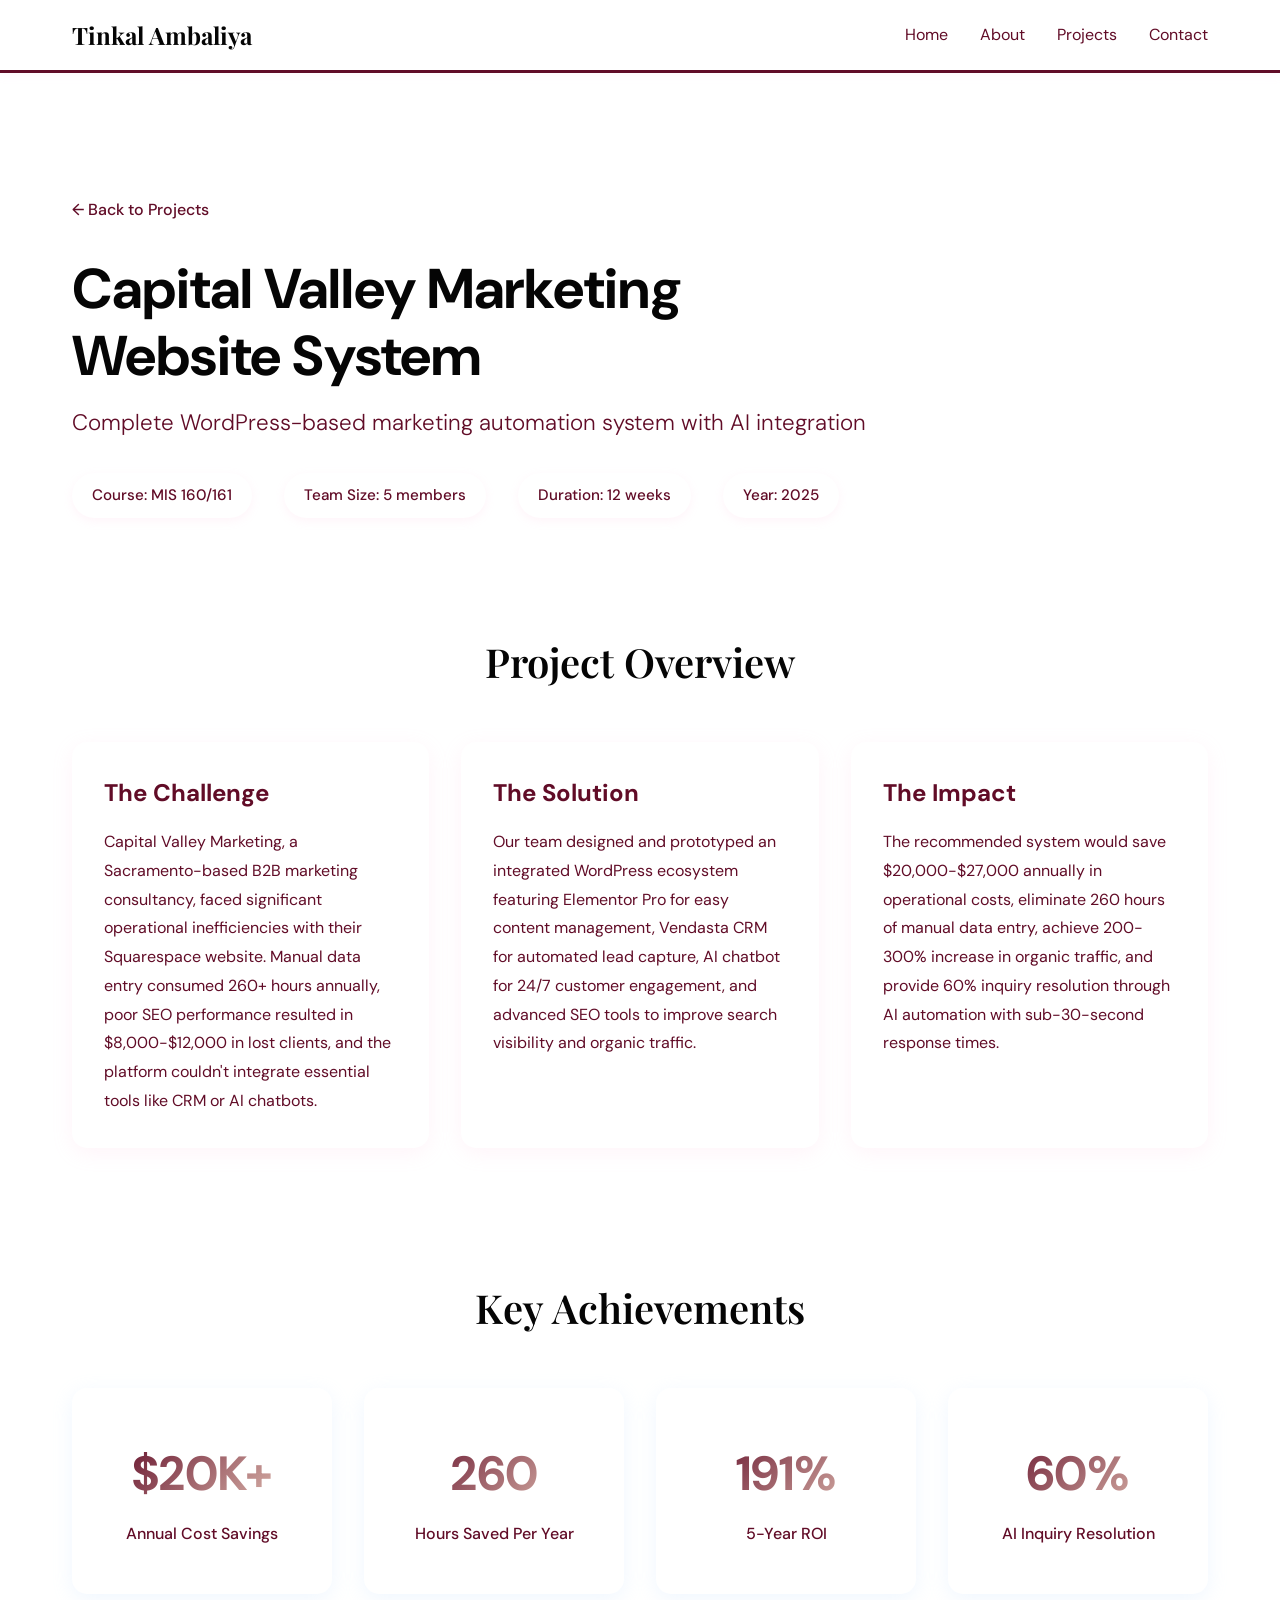
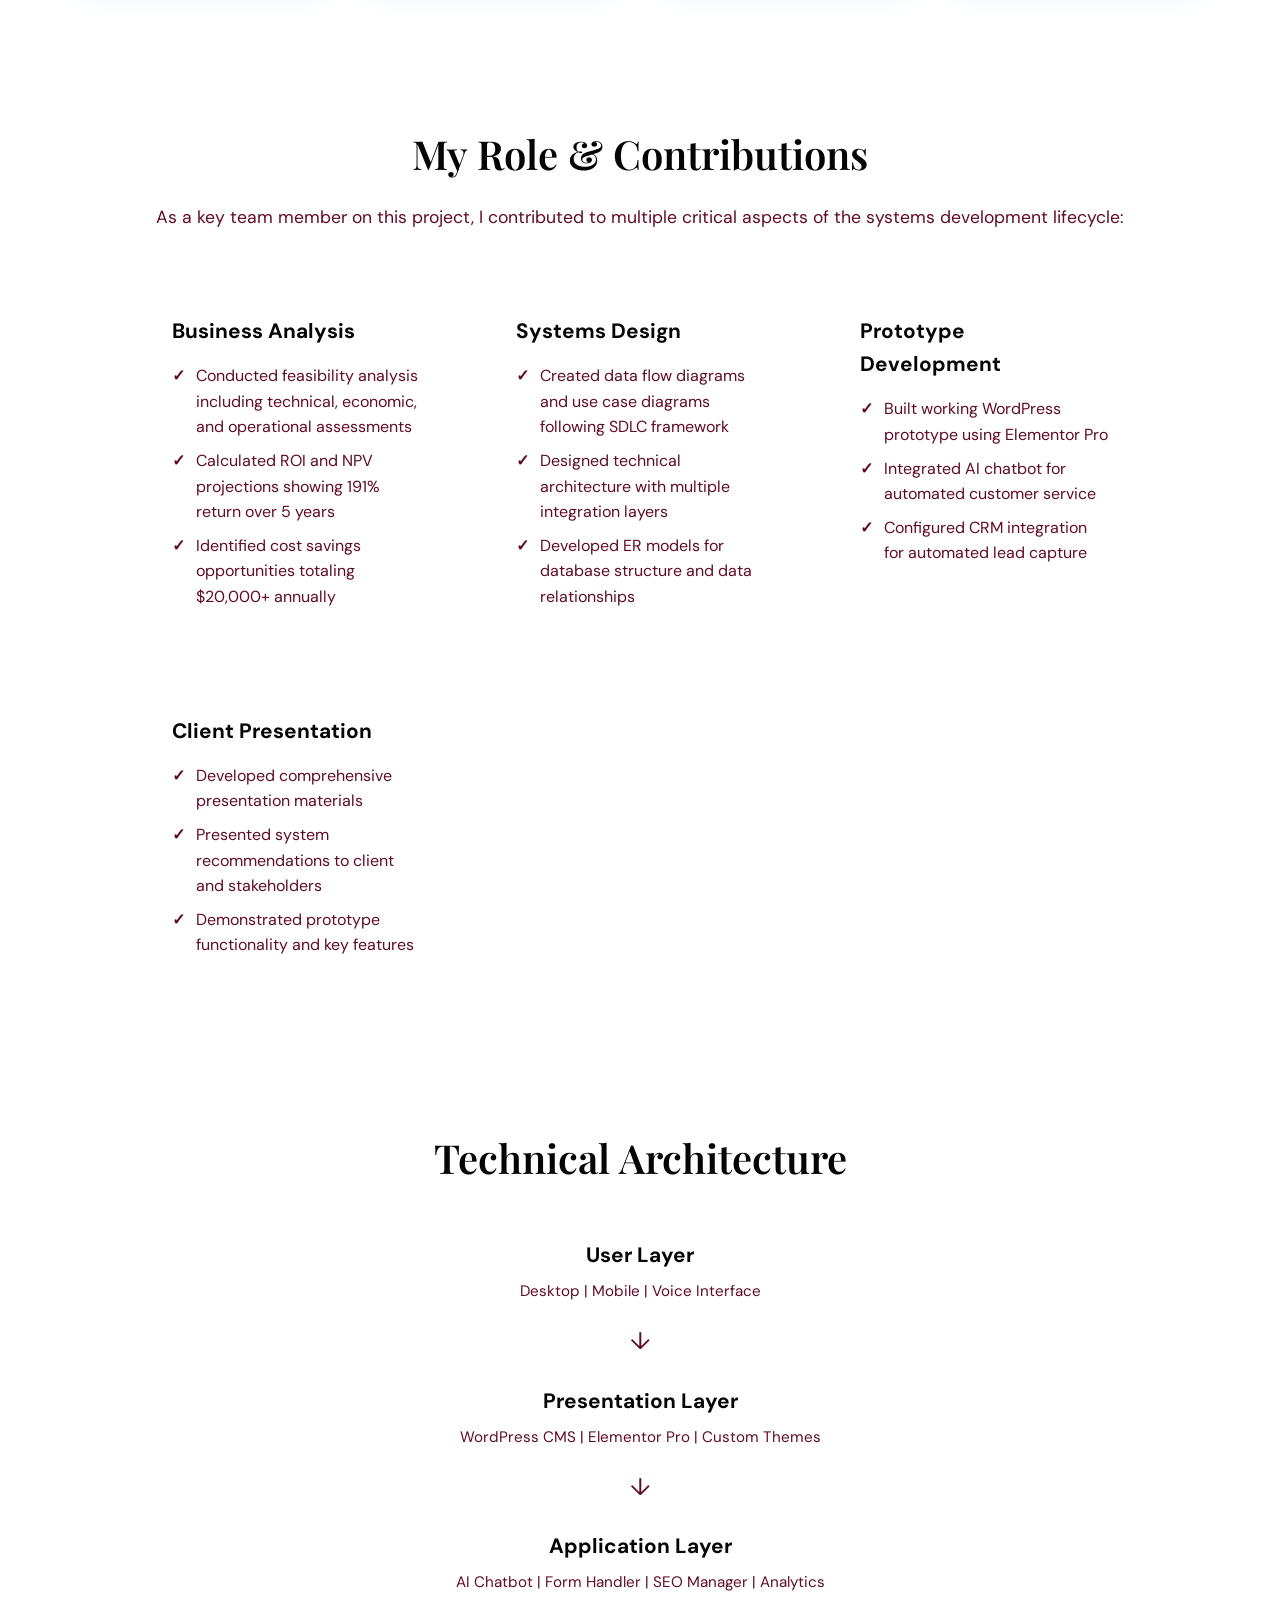
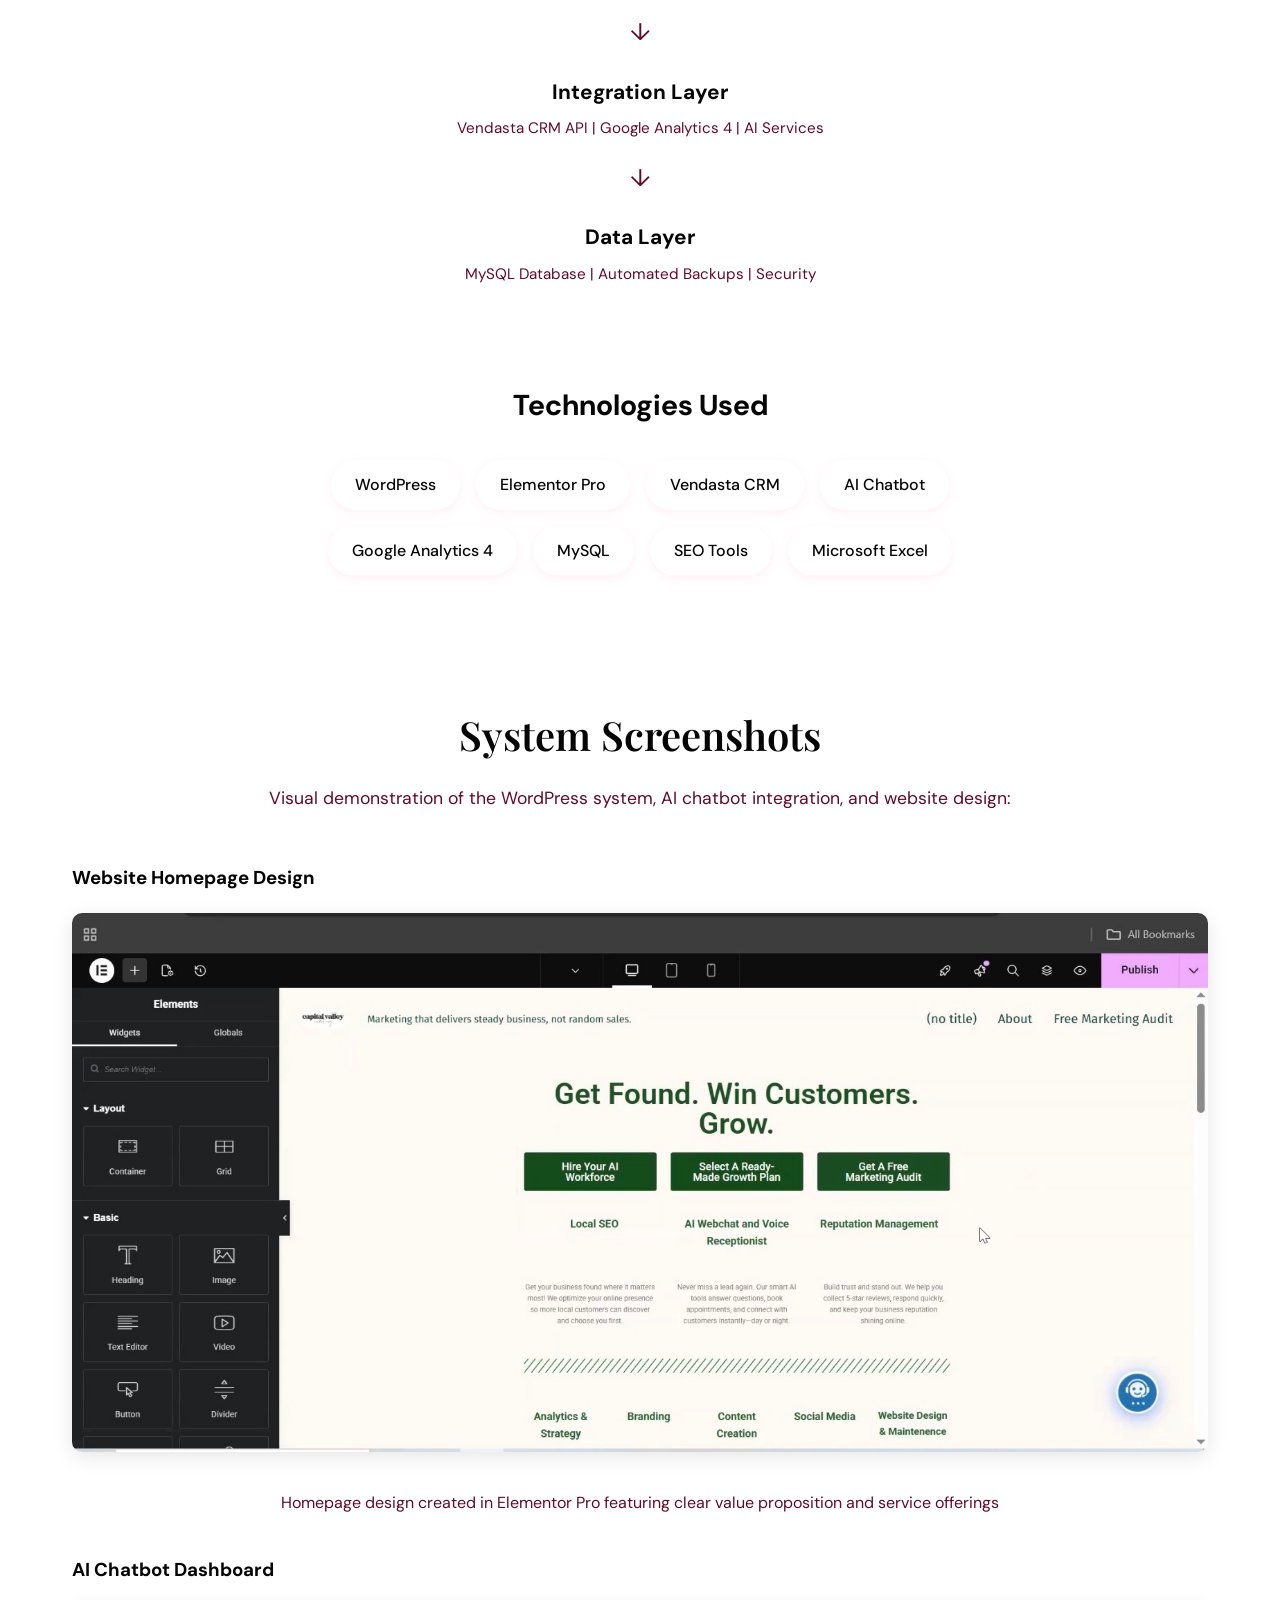
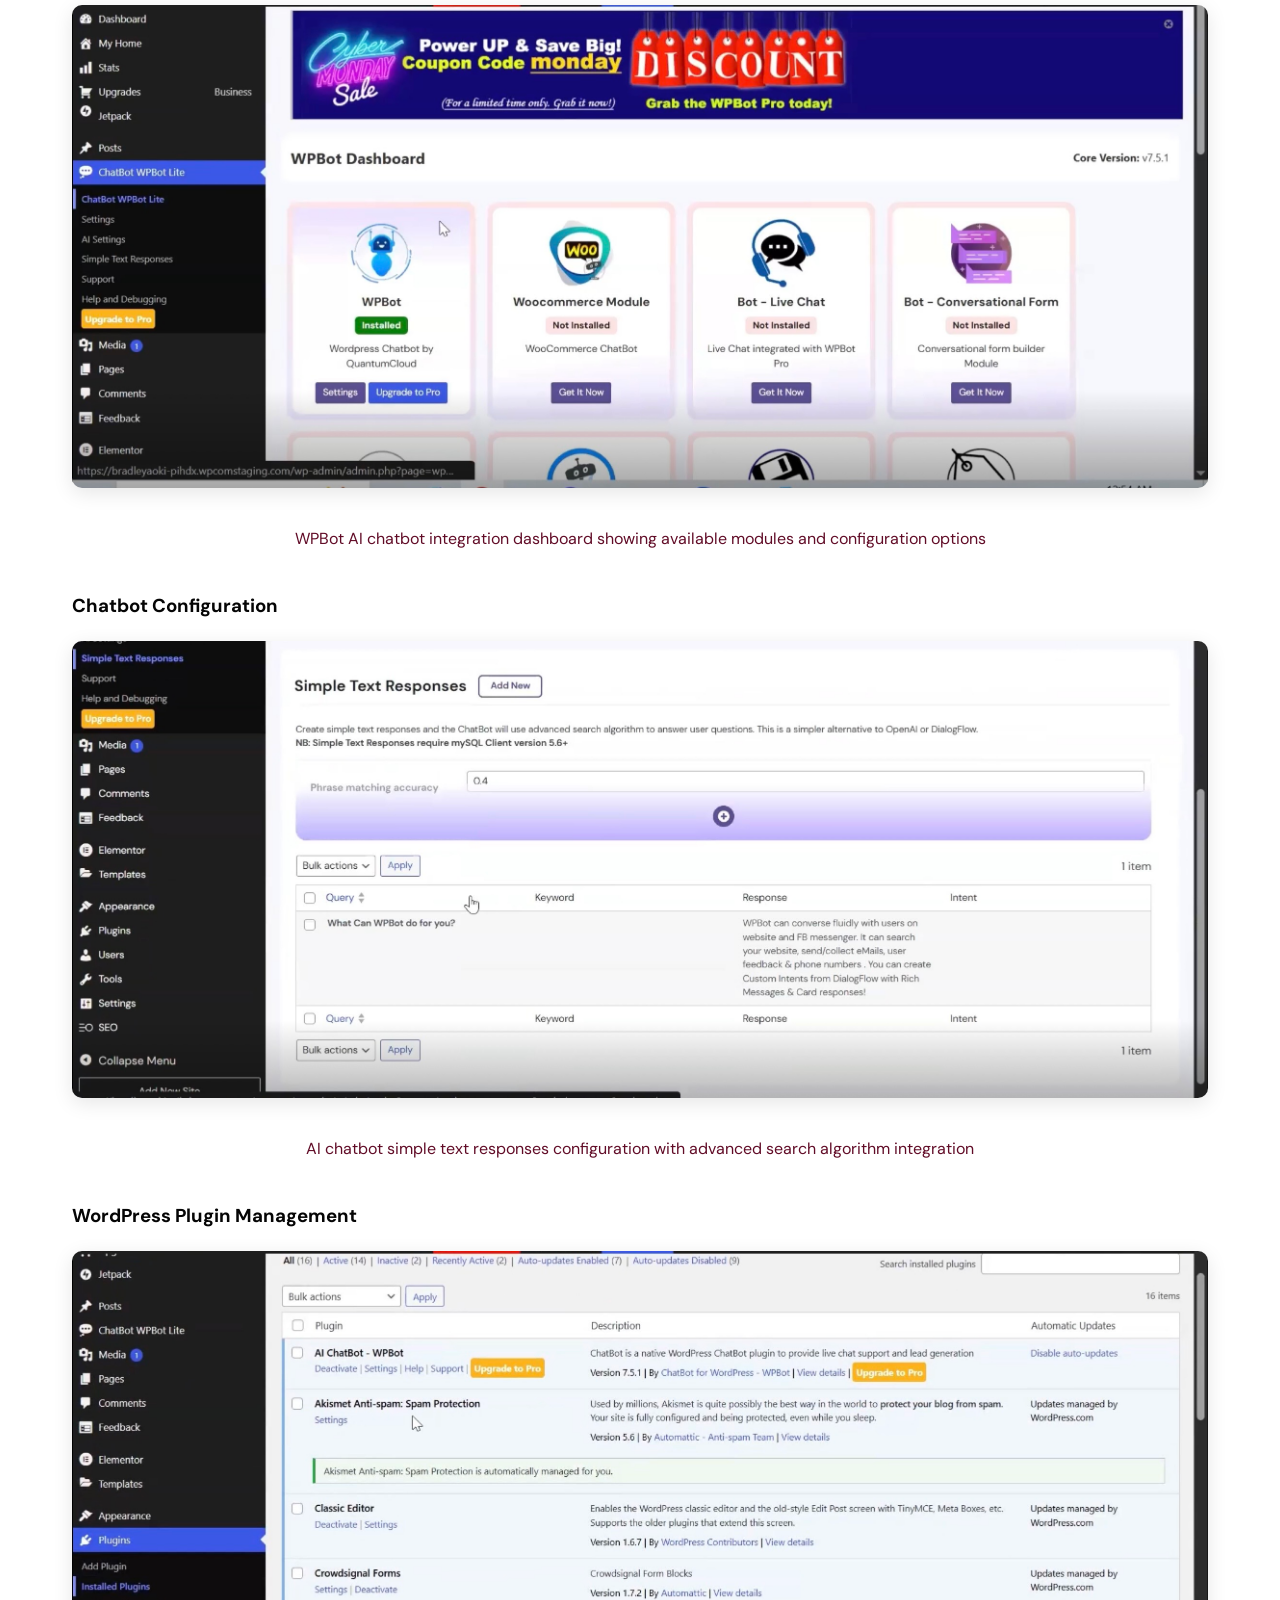
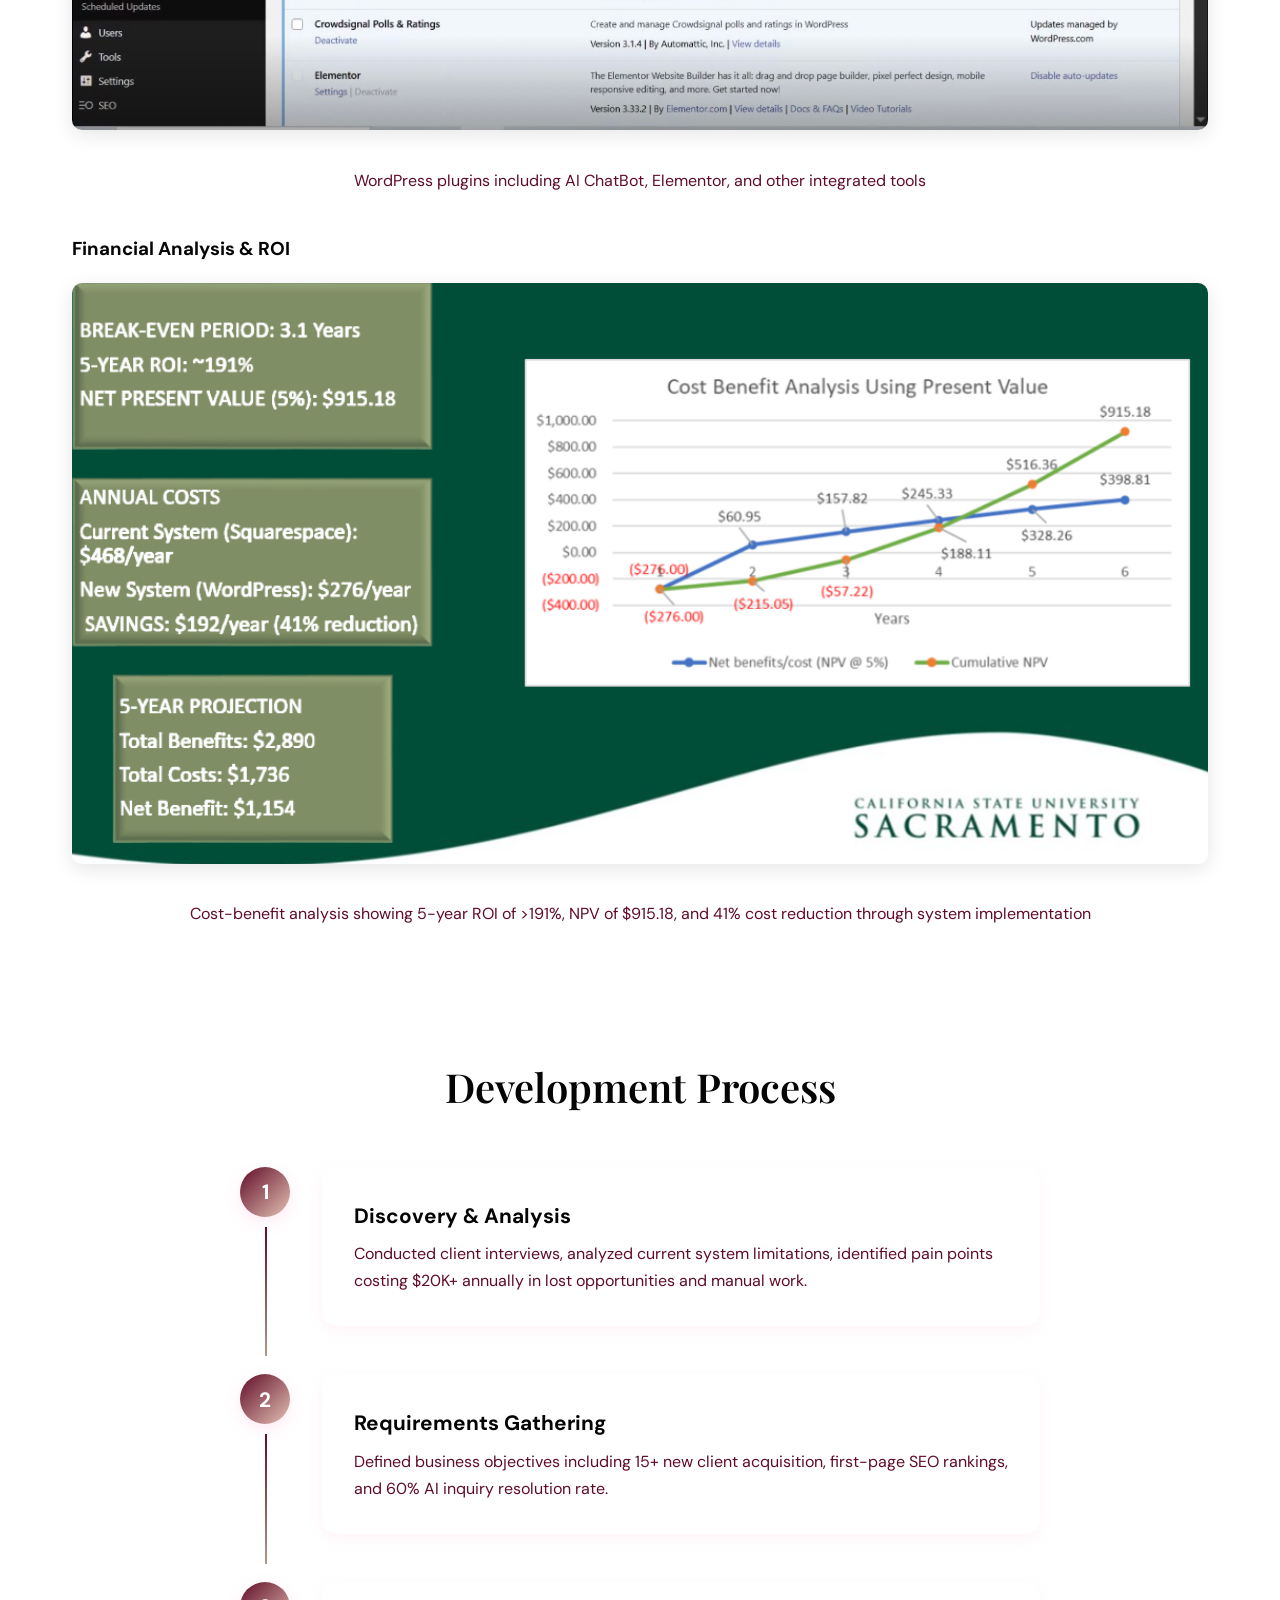
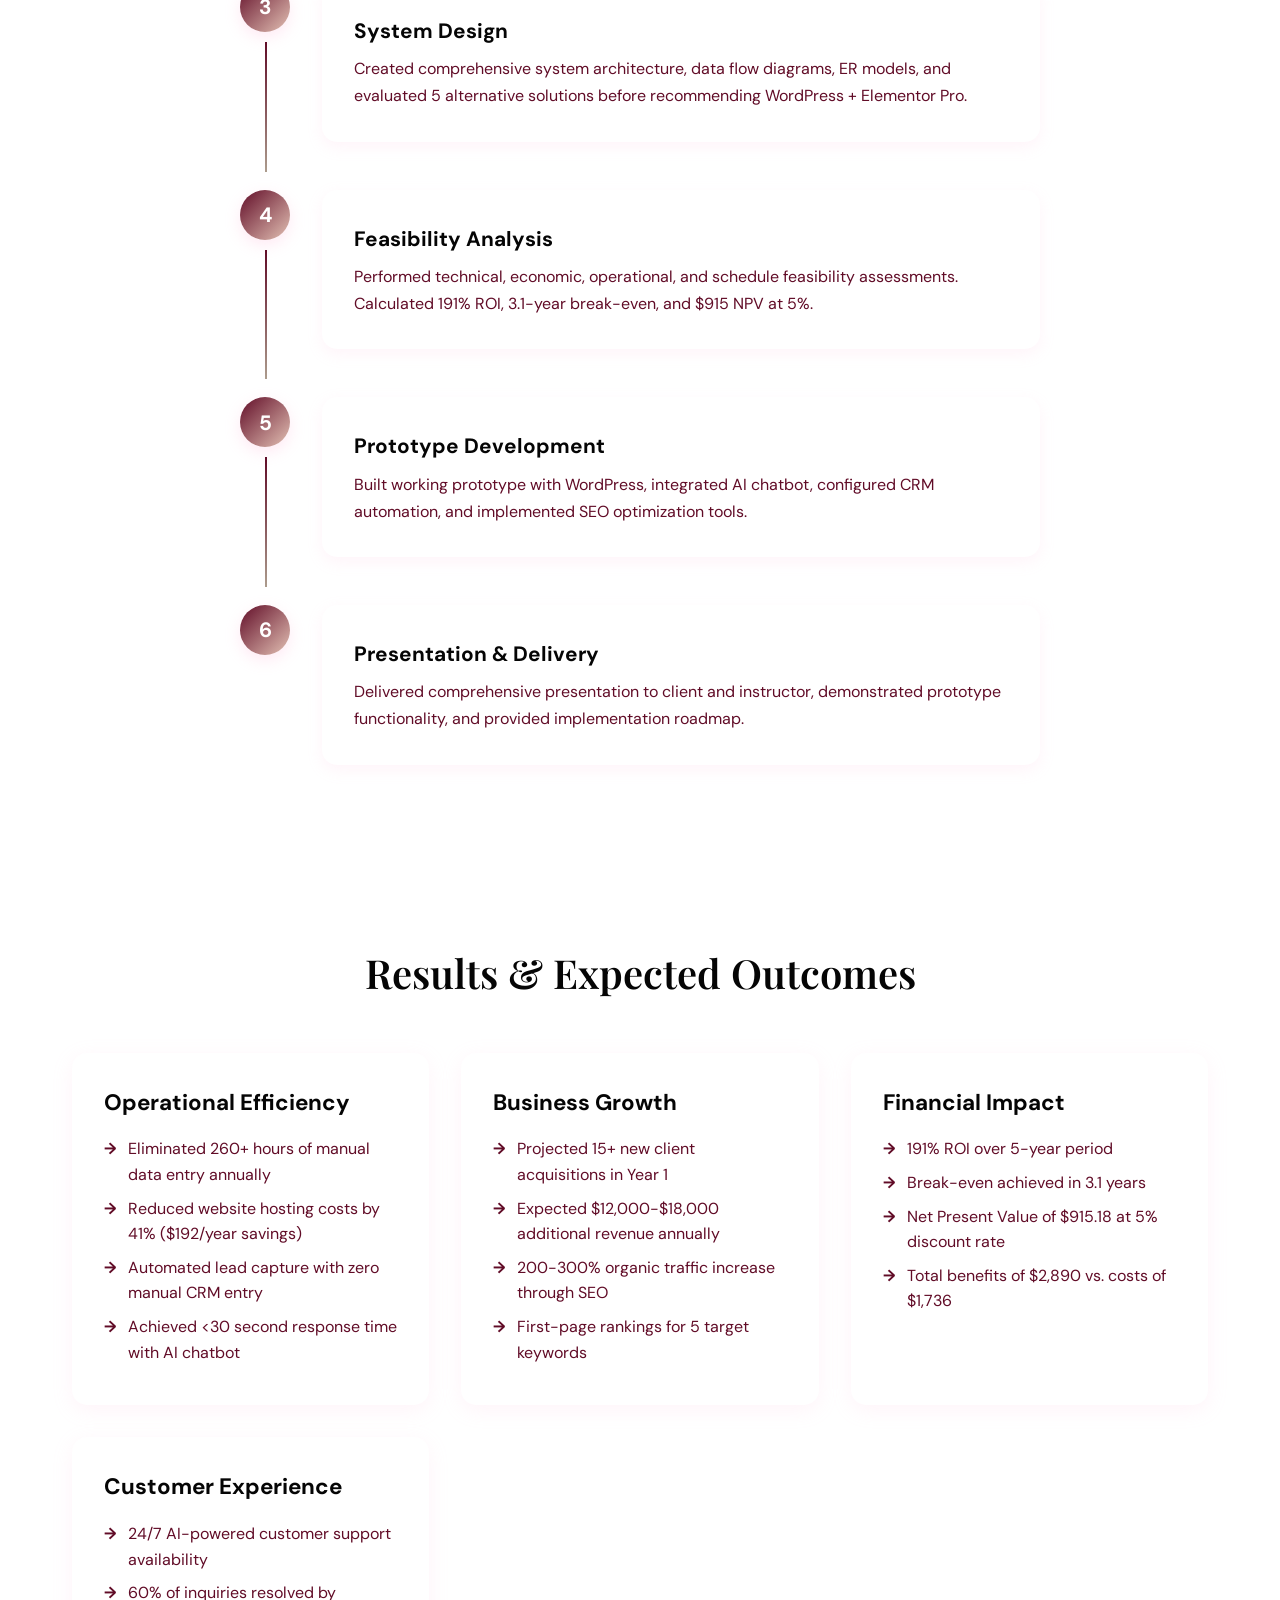
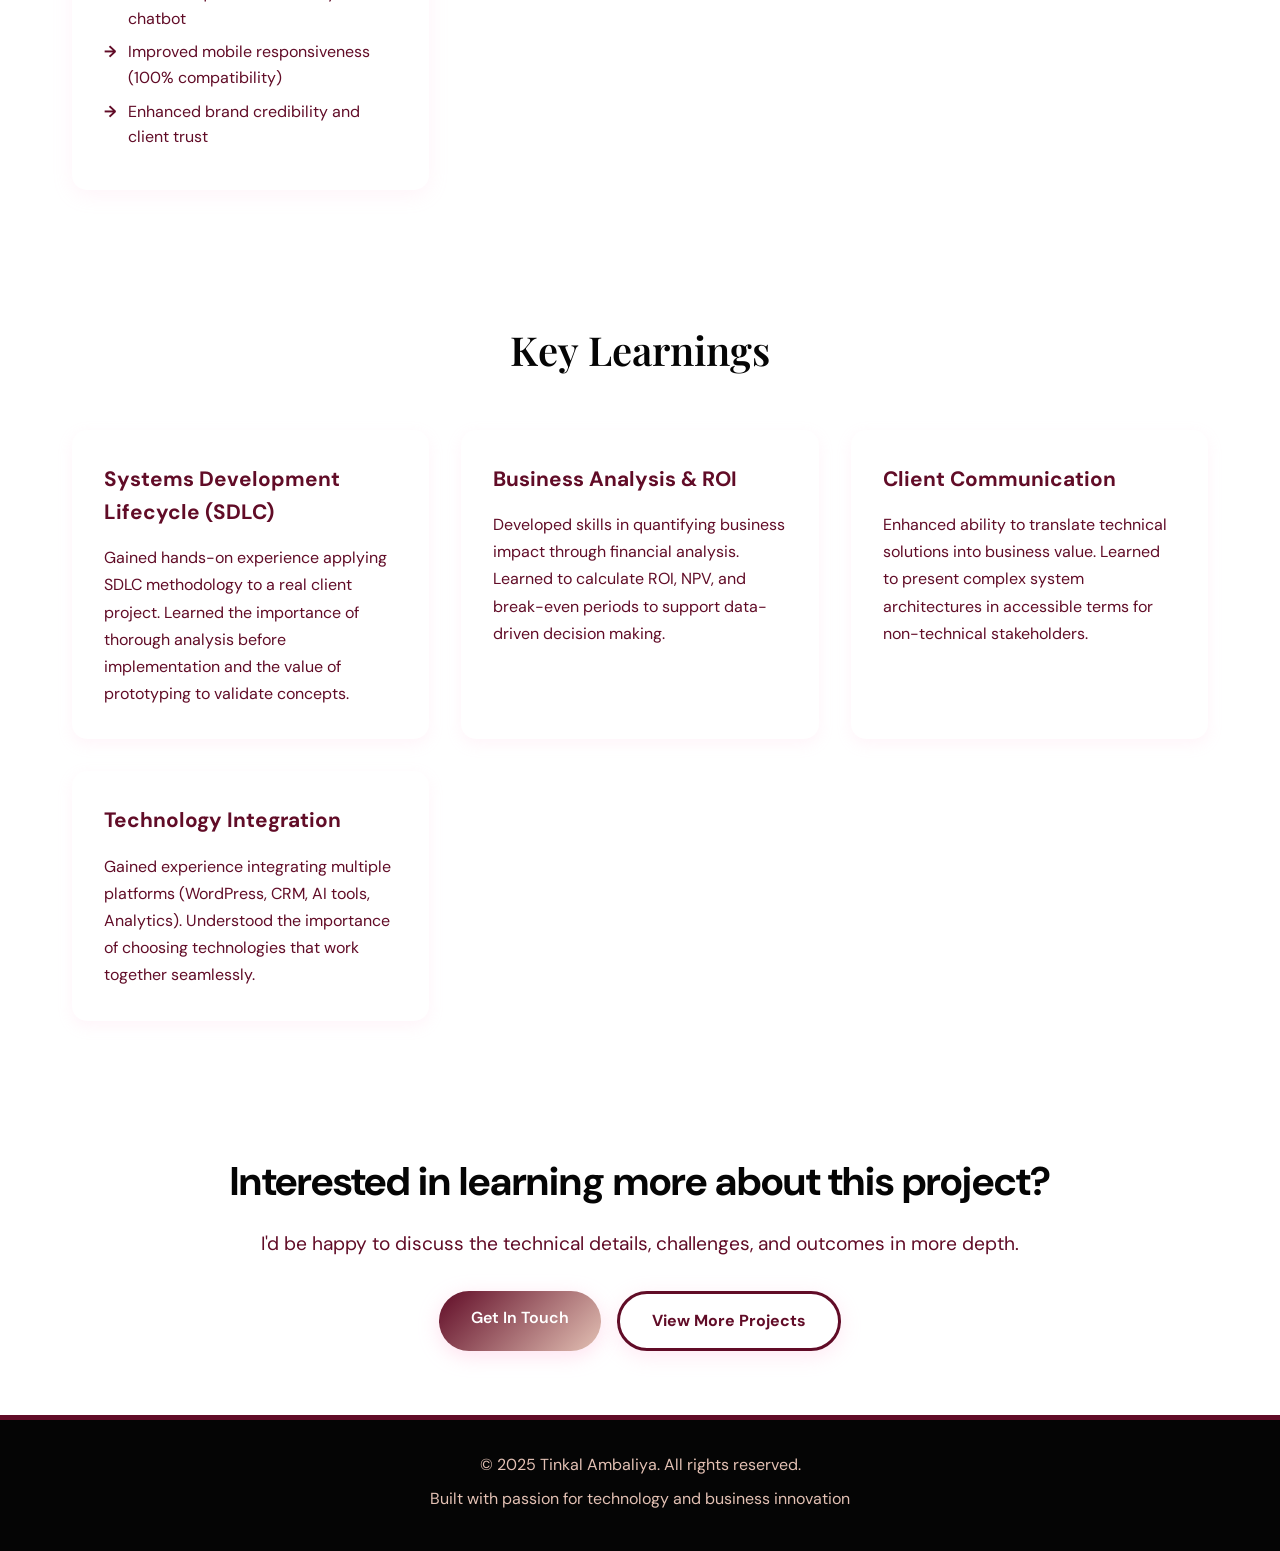
<file: project-capital-valley.html>
<!DOCTYPE html>
<html lang="en">
<head>
    <meta charset="UTF-8">
    <meta name="viewport" content="width=device-width, initial-scale=1.0">
    <title>Capital Valley Marketing Project | Tinkal Ambaliya</title>
    <link rel="stylesheet" href="styles.css">
    <link rel="stylesheet" href="project-details.css">
    <link rel="preconnect" href="https://fonts.googleapis.com">
    <link rel="preconnect" href="https://fonts.gstatic.com" crossorigin>
    <link href="https://fonts.googleapis.com/css2?family=Playfair+Display:ital,wght@0,600;0,700;1,600&family=DM+Sans:wght@300;400;500;600&display=swap" rel="stylesheet">
</head>
<body>
    <!-- Navigation -->
    <nav class="navbar">
        <div class="container">
            <div class="nav-brand">Tinkal Ambaliya</div>
            <ul class="nav-menu">
                <li><a href="index.html#home" class="nav-link">Home</a></li>
                <li><a href="index.html#about" class="nav-link">About</a></li>
                <li><a href="index.html#projects" class="nav-link">Projects</a></li>
                <li><a href="index.html#contact" class="nav-link">Contact</a></li>
            </ul>
        </div>
    </nav>

    <!-- Project Hero -->
    <section class="project-hero">
        <div class="container">
            <a href="index.html#projects" class="back-link">← Back to Projects</a>
            <h1 class="project-hero-title">Capital Valley Marketing<br>Website System</h1>
            <p class="project-hero-subtitle">Complete WordPress-based marketing automation system with AI integration</p>
            <div class="project-meta">
                <span class="meta-item">Course: MIS 160/161</span>
                <span class="meta-item">Team Size: 5 members</span>
                <span class="meta-item">Duration: 12 weeks</span>
                <span class="meta-item">Year: 2025</span>
            </div>
        </div>
    </section>

    <!-- Project Overview -->
    <section class="project-section">
        <div class="container">
            <h2 class="section-title">Project Overview</h2>
            <div class="overview-grid">
                <div class="overview-card">
                    <h3>The Challenge</h3>
                    <p>Capital Valley Marketing, a Sacramento-based B2B marketing consultancy, faced significant operational inefficiencies with their Squarespace website. Manual data entry consumed 260+ hours annually, poor SEO performance resulted in $8,000-$12,000 in lost clients, and the platform couldn't integrate essential tools like CRM or AI chatbots.</p>
                </div>
                <div class="overview-card">
                    <h3>The Solution</h3>
                    <p>Our team designed and prototyped an integrated WordPress ecosystem featuring Elementor Pro for easy content management, Vendasta CRM for automated lead capture, AI chatbot for 24/7 customer engagement, and advanced SEO tools to improve search visibility and organic traffic.</p>
                </div>
                <div class="overview-card">
                    <h3>The Impact</h3>
                    <p>The recommended system would save $20,000-$27,000 annually in operational costs, eliminate 260 hours of manual data entry, achieve 200-300% increase in organic traffic, and provide 60% inquiry resolution through AI automation with sub-30-second response times.</p>
                </div>
            </div>
        </div>
    </section>

    <!-- Key Achievements -->
    <section class="project-section highlights-section">
        <div class="container">
            <h2 class="section-title">Key Achievements</h2>
            <div class="highlights-grid">
                <div class="highlight-card">
                    <div class="highlight-number">$20K+</div>
                    <div class="highlight-label">Annual Cost Savings</div>
                </div>
                <div class="highlight-card">
                    <div class="highlight-number">260</div>
                    <div class="highlight-label">Hours Saved Per Year</div>
                </div>
                <div class="highlight-card">
                    <div class="highlight-number">191%</div>
                    <div class="highlight-label">5-Year ROI</div>
                </div>
                <div class="highlight-card">
                    <div class="highlight-number">60%</div>
                    <div class="highlight-label">AI Inquiry Resolution</div>
                </div>
            </div>
        </div>
    </section>

    <!-- My Role -->
    <section class="project-section">
        <div class="container">
            <h2 class="section-title">My Role & Contributions</h2>
            <div class="role-content">
                <div class="role-description">
                    <p>As a key team member on this project, I contributed to multiple critical aspects of the systems development lifecycle:</p>
                </div>
                <div class="contributions-grid">
                    <div class="contribution-item">
                        <h3>Business Analysis</h3>
                        <ul>
                            <li>Conducted feasibility analysis including technical, economic, and operational assessments</li>
                            <li>Calculated ROI and NPV projections showing 191% return over 5 years</li>
                            <li>Identified cost savings opportunities totaling $20,000+ annually</li>
                        </ul>
                    </div>
                    <div class="contribution-item">
                        <h3>Systems Design</h3>
                        <ul>
                            <li>Created data flow diagrams and use case diagrams following SDLC framework</li>
                            <li>Designed technical architecture with multiple integration layers</li>
                            <li>Developed ER models for database structure and data relationships</li>
                        </ul>
                    </div>
                    <div class="contribution-item">
                        <h3>Prototype Development</h3>
                        <ul>
                            <li>Built working WordPress prototype using Elementor Pro</li>
                            <li>Integrated AI chatbot for automated customer service</li>
                            <li>Configured CRM integration for automated lead capture</li>
                        </ul>
                    </div>
                    <div class="contribution-item">
                        <h3>Client Presentation</h3>
                        <ul>
                            <li>Developed comprehensive presentation materials</li>
                            <li>Presented system recommendations to client and stakeholders</li>
                            <li>Demonstrated prototype functionality and key features</li>
                        </ul>
                    </div>
                </div>
            </div>
        </div>
    </section>

    <!-- Technical Details -->
    <section class="project-section tech-section">
        <div class="container">
            <h2 class="section-title">Technical Architecture</h2>
            <div class="tech-architecture">
                <div class="arch-layer">
                    <h3>User Layer</h3>
                    <p>Desktop | Mobile | Voice Interface</p>
                </div>
                <div class="arch-layer">
                    <h3>Presentation Layer</h3>
                    <p>WordPress CMS | Elementor Pro | Custom Themes</p>
                </div>
                <div class="arch-layer">
                    <h3>Application Layer</h3>
                    <p>AI Chatbot | Form Handler | SEO Manager | Analytics</p>
                </div>
                <div class="arch-layer">
                    <h3>Integration Layer</h3>
                    <p>Vendasta CRM API | Google Analytics 4 | AI Services</p>
                </div>
                <div class="arch-layer">
                    <h3>Data Layer</h3>
                    <p>MySQL Database | Automated Backups | Security</p>
                </div>
            </div>

            <div class="tech-stack">
                <h3>Technologies Used</h3>
                <div class="tech-tags-grid">
                    <span class="tech-tag-large">WordPress</span>
                    <span class="tech-tag-large">Elementor Pro</span>
                    <span class="tech-tag-large">Vendasta CRM</span>
                    <span class="tech-tag-large">AI Chatbot</span>
                    <span class="tech-tag-large">Google Analytics 4</span>
                    <span class="tech-tag-large">MySQL</span>
                    <span class="tech-tag-large">SEO Tools</span>
                    <span class="tech-tag-large">Microsoft Excel</span>
                </div>
            </div>
        </div>
    </section>

    <!-- Visual Showcase -->
    <section class="project-section" style="background-color: var(--cream);">
        <div class="container">
            <h2 class="section-title">System Screenshots</h2>
            <div class="role-description">
                <p>Visual demonstration of the WordPress system, AI chatbot integration, and website design:</p>
            </div>

            <div class="image-showcase">
                <div class="showcase-item">
                    <h3>Website Homepage Design</h3>
                    <img src="IMG_0106.jpeg" alt="Capital Valley Marketing Homepage" style="width: 100%; max-width: 100%; border-radius: 10px; box-shadow: 0 5px 20px rgba(0,0,0,0.1); margin: 20px 0;">
                    <p style="color: var(--text-medium); text-align: center; margin-top: 10px;">Homepage design created in Elementor Pro featuring clear value proposition and service offerings</p>
                </div>

                <div class="showcase-item" style="margin-top: 40px;">
                    <h3>AI Chatbot Dashboard</h3>
                    <img src="IMG_0101.jpeg" alt="WPBot AI Chatbot Dashboard" style="width: 100%; max-width: 100%; border-radius: 10px; box-shadow: 0 5px 20px rgba(0,0,0,0.1); margin: 20px 0;">
                    <p style="color: var(--text-medium); text-align: center; margin-top: 10px;">WPBot AI chatbot integration dashboard showing available modules and configuration options</p>
                </div>

                <div class="showcase-item" style="margin-top: 40px;">
                    <h3>Chatbot Configuration</h3>
                    <img src="IMG_0103.jpeg" alt="Chatbot Simple Text Responses" style="width: 100%; max-width: 100%; border-radius: 10px; box-shadow: 0 5px 20px rgba(0,0,0,0.1); margin: 20px 0;">
                    <p style="color: var(--text-medium); text-align: center; margin-top: 10px;">AI chatbot simple text responses configuration with advanced search algorithm integration</p>
                </div>

                <div class="showcase-item" style="margin-top: 40px;">
                    <h3>WordPress Plugin Management</h3>
                    <img src="IMG_0104.jpeg" alt="WordPress Plugins Dashboard" style="width: 100%; max-width: 100%; border-radius: 10px; box-shadow: 0 5px 20px rgba(0,0,0,0.1); margin: 20px 0;">
                    <p style="color: var(--text-medium); text-align: center; margin-top: 10px;">WordPress plugins including AI ChatBot, Elementor, and other integrated tools</p>
                </div>

                <div class="showcase-item" style="margin-top: 40px;">
                    <h3>Financial Analysis & ROI</h3>
                    <img src="NPV_ROI.png" alt="ROI and NPV Analysis" style="width: 100%; max-width: 100%; border-radius: 10px; box-shadow: 0 5px 20px rgba(0,0,0,0.1); margin: 20px 0;">
                    <p style="color: var(--text-medium); text-align: center; margin-top: 10px;">Cost-benefit analysis showing 5-year ROI of >191%, NPV of $915.18, and 41% cost reduction through system implementation</p>
                </div>
            </div>
        </div>
    </section>

    <!-- Process -->
    <section class="project-section process-section">
        <div class="container">
            <h2 class="section-title">Development Process</h2>
            <div class="process-timeline">
                <div class="process-step">
                    <div class="step-number">1</div>
                    <div class="step-content">
                        <h3>Discovery & Analysis</h3>
                        <p>Conducted client interviews, analyzed current system limitations, identified pain points costing $20K+ annually in lost opportunities and manual work.</p>
                    </div>
                </div>
                <div class="process-step">
                    <div class="step-number">2</div>
                    <div class="step-content">
                        <h3>Requirements Gathering</h3>
                        <p>Defined business objectives including 15+ new client acquisition, first-page SEO rankings, and 60% AI inquiry resolution rate.</p>
                    </div>
                </div>
                <div class="process-step">
                    <div class="step-number">3</div>
                    <div class="step-content">
                        <h3>System Design</h3>
                        <p>Created comprehensive system architecture, data flow diagrams, ER models, and evaluated 5 alternative solutions before recommending WordPress + Elementor Pro.</p>
                    </div>
                </div>
                <div class="process-step">
                    <div class="step-number">4</div>
                    <div class="step-content">
                        <h3>Feasibility Analysis</h3>
                        <p>Performed technical, economic, operational, and schedule feasibility assessments. Calculated 191% ROI, 3.1-year break-even, and $915 NPV at 5%.</p>
                    </div>
                </div>
                <div class="process-step">
                    <div class="step-number">5</div>
                    <div class="step-content">
                        <h3>Prototype Development</h3>
                        <p>Built working prototype with WordPress, integrated AI chatbot, configured CRM automation, and implemented SEO optimization tools.</p>
                    </div>
                </div>
                <div class="process-step">
                    <div class="step-number">6</div>
                    <div class="step-content">
                        <h3>Presentation & Delivery</h3>
                        <p>Delivered comprehensive presentation to client and instructor, demonstrated prototype functionality, and provided implementation roadmap.</p>
                    </div>
                </div>
            </div>
        </div>
    </section>

    <!-- Results & Outcomes -->
    <section class="project-section results-section">
        <div class="container">
            <h2 class="section-title">Results & Expected Outcomes</h2>
            <div class="results-grid">
                <div class="result-card">
                    <h3>Operational Efficiency</h3>
                    <ul>
                        <li>Eliminated 260+ hours of manual data entry annually</li>
                        <li>Reduced website hosting costs by 41% ($192/year savings)</li>
                        <li>Automated lead capture with zero manual CRM entry</li>
                        <li>Achieved &lt;30 second response time with AI chatbot</li>
                    </ul>
                </div>
                <div class="result-card">
                    <h3>Business Growth</h3>
                    <ul>
                        <li>Projected 15+ new client acquisitions in Year 1</li>
                        <li>Expected $12,000-$18,000 additional revenue annually</li>
                        <li>200-300% organic traffic increase through SEO</li>
                        <li>First-page rankings for 5 target keywords</li>
                    </ul>
                </div>
                <div class="result-card">
                    <h3>Financial Impact</h3>
                    <ul>
                        <li>191% ROI over 5-year period</li>
                        <li>Break-even achieved in 3.1 years</li>
                        <li>Net Present Value of $915.18 at 5% discount rate</li>
                        <li>Total benefits of $2,890 vs. costs of $1,736</li>
                    </ul>
                </div>
                <div class="result-card">
                    <h3>Customer Experience</h3>
                    <ul>
                        <li>24/7 AI-powered customer support availability</li>
                        <li>60% of inquiries resolved by chatbot</li>
                        <li>Improved mobile responsiveness (100% compatibility)</li>
                        <li>Enhanced brand credibility and client trust</li>
                    </ul>
                </div>
            </div>
        </div>
    </section>

    <!-- Lessons Learned -->
    <section class="project-section lessons-section">
        <div class="container">
            <h2 class="section-title">Key Learnings</h2>
            <div class="lessons-content">
                <div class="lesson-item">
                    <h3>Systems Development Lifecycle (SDLC)</h3>
                    <p>Gained hands-on experience applying SDLC methodology to a real client project. Learned the importance of thorough analysis before implementation and the value of prototyping to validate concepts.</p>
                </div>
                <div class="lesson-item">
                    <h3>Business Analysis & ROI</h3>
                    <p>Developed skills in quantifying business impact through financial analysis. Learned to calculate ROI, NPV, and break-even periods to support data-driven decision making.</p>
                </div>
                <div class="lesson-item">
                    <h3>Client Communication</h3>
                    <p>Enhanced ability to translate technical solutions into business value. Learned to present complex system architectures in accessible terms for non-technical stakeholders.</p>
                </div>
                <div class="lesson-item">
                    <h3>Technology Integration</h3>
                    <p>Gained experience integrating multiple platforms (WordPress, CRM, AI tools, Analytics). Understood the importance of choosing technologies that work together seamlessly.</p>
                </div>
            </div>
        </div>
    </section>

    <!-- CTA Section -->
    <section class="project-cta">
        <div class="container">
            <h2>Interested in learning more about this project?</h2>
            <p>I'd be happy to discuss the technical details, challenges, and outcomes in more depth.</p>
            <div class="cta-buttons">
                <a href="index.html#contact" class="btn btn-primary">Get In Touch</a>
                <a href="index.html#projects" class="btn btn-secondary">View More Projects</a>
            </div>
        </div>
    </section>

    <!-- Footer -->
    <footer class="footer">
        <div class="container">
            <p>&copy; 2025 Tinkal Ambaliya. All rights reserved.</p>
            <p>Built with passion for technology and business innovation</p>
        </div>
    </footer>

    <script src="script.js"></script>
</body>
</html>
</file>
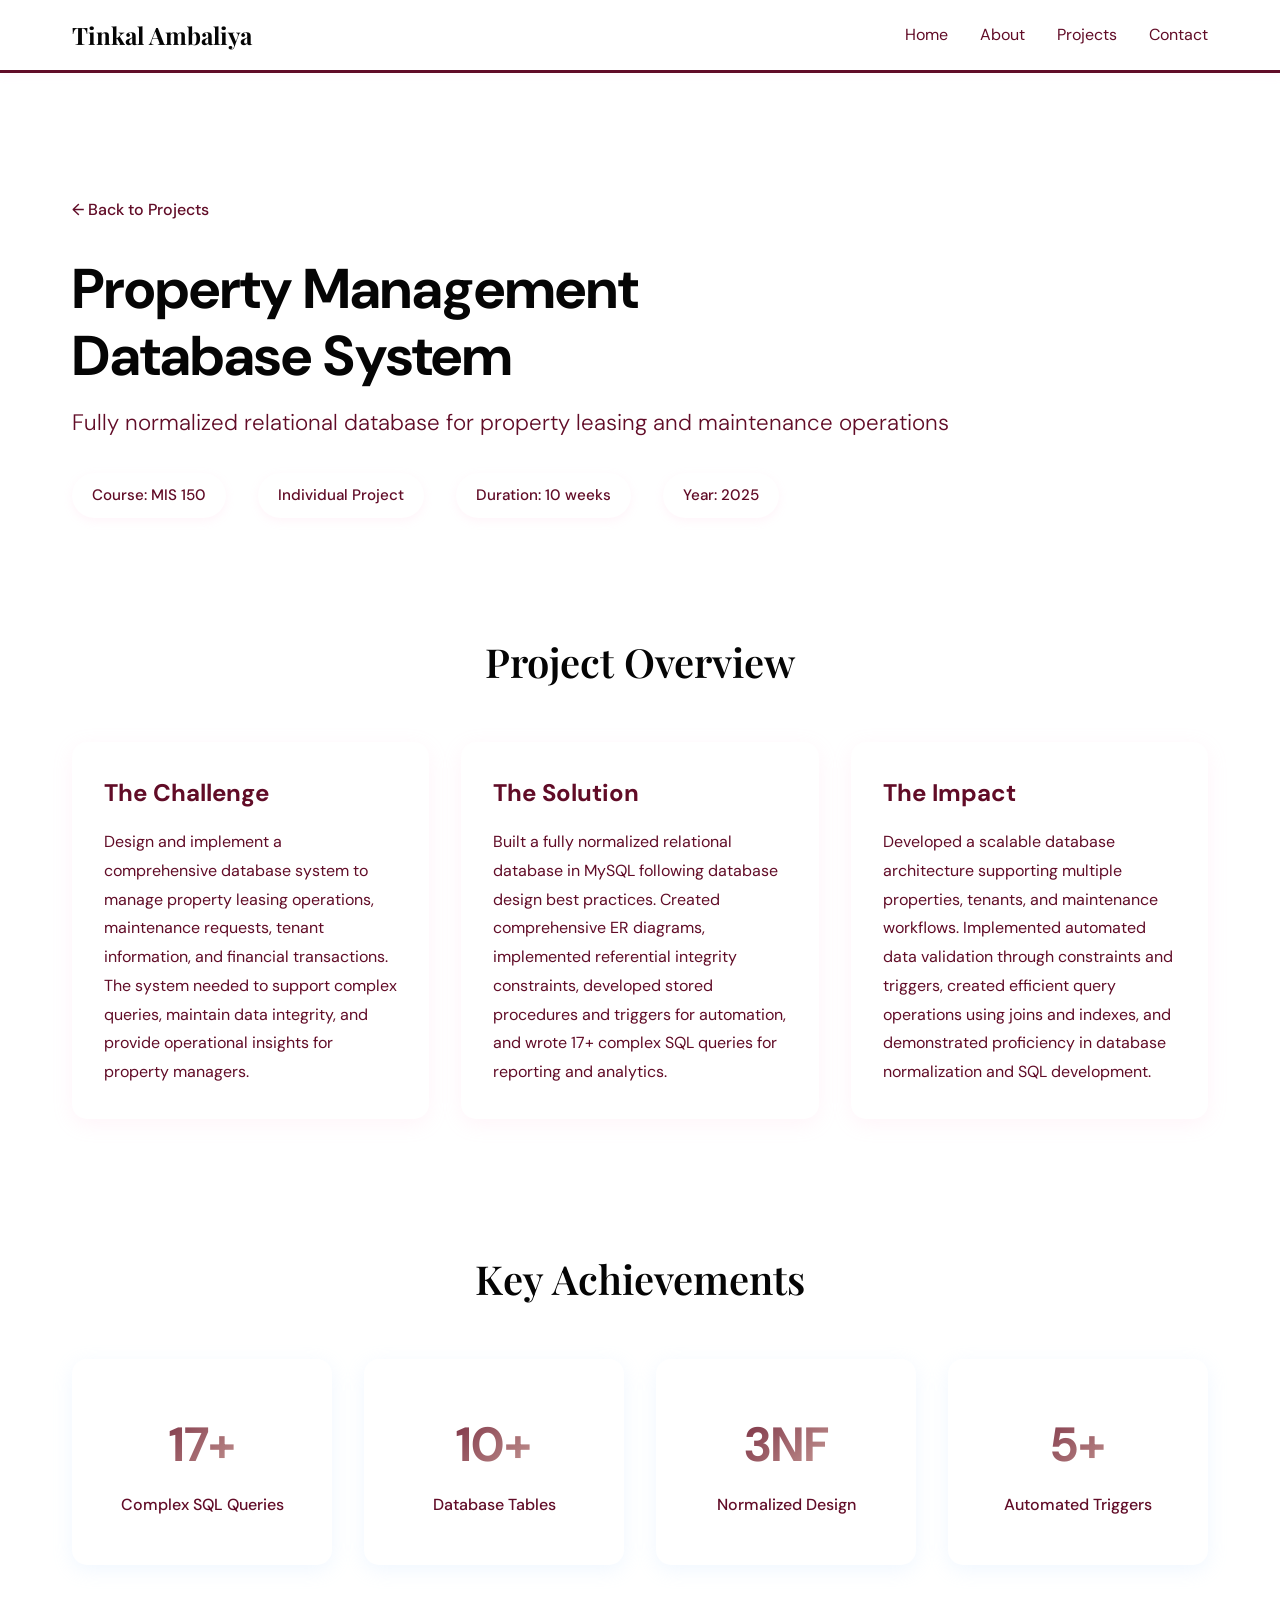
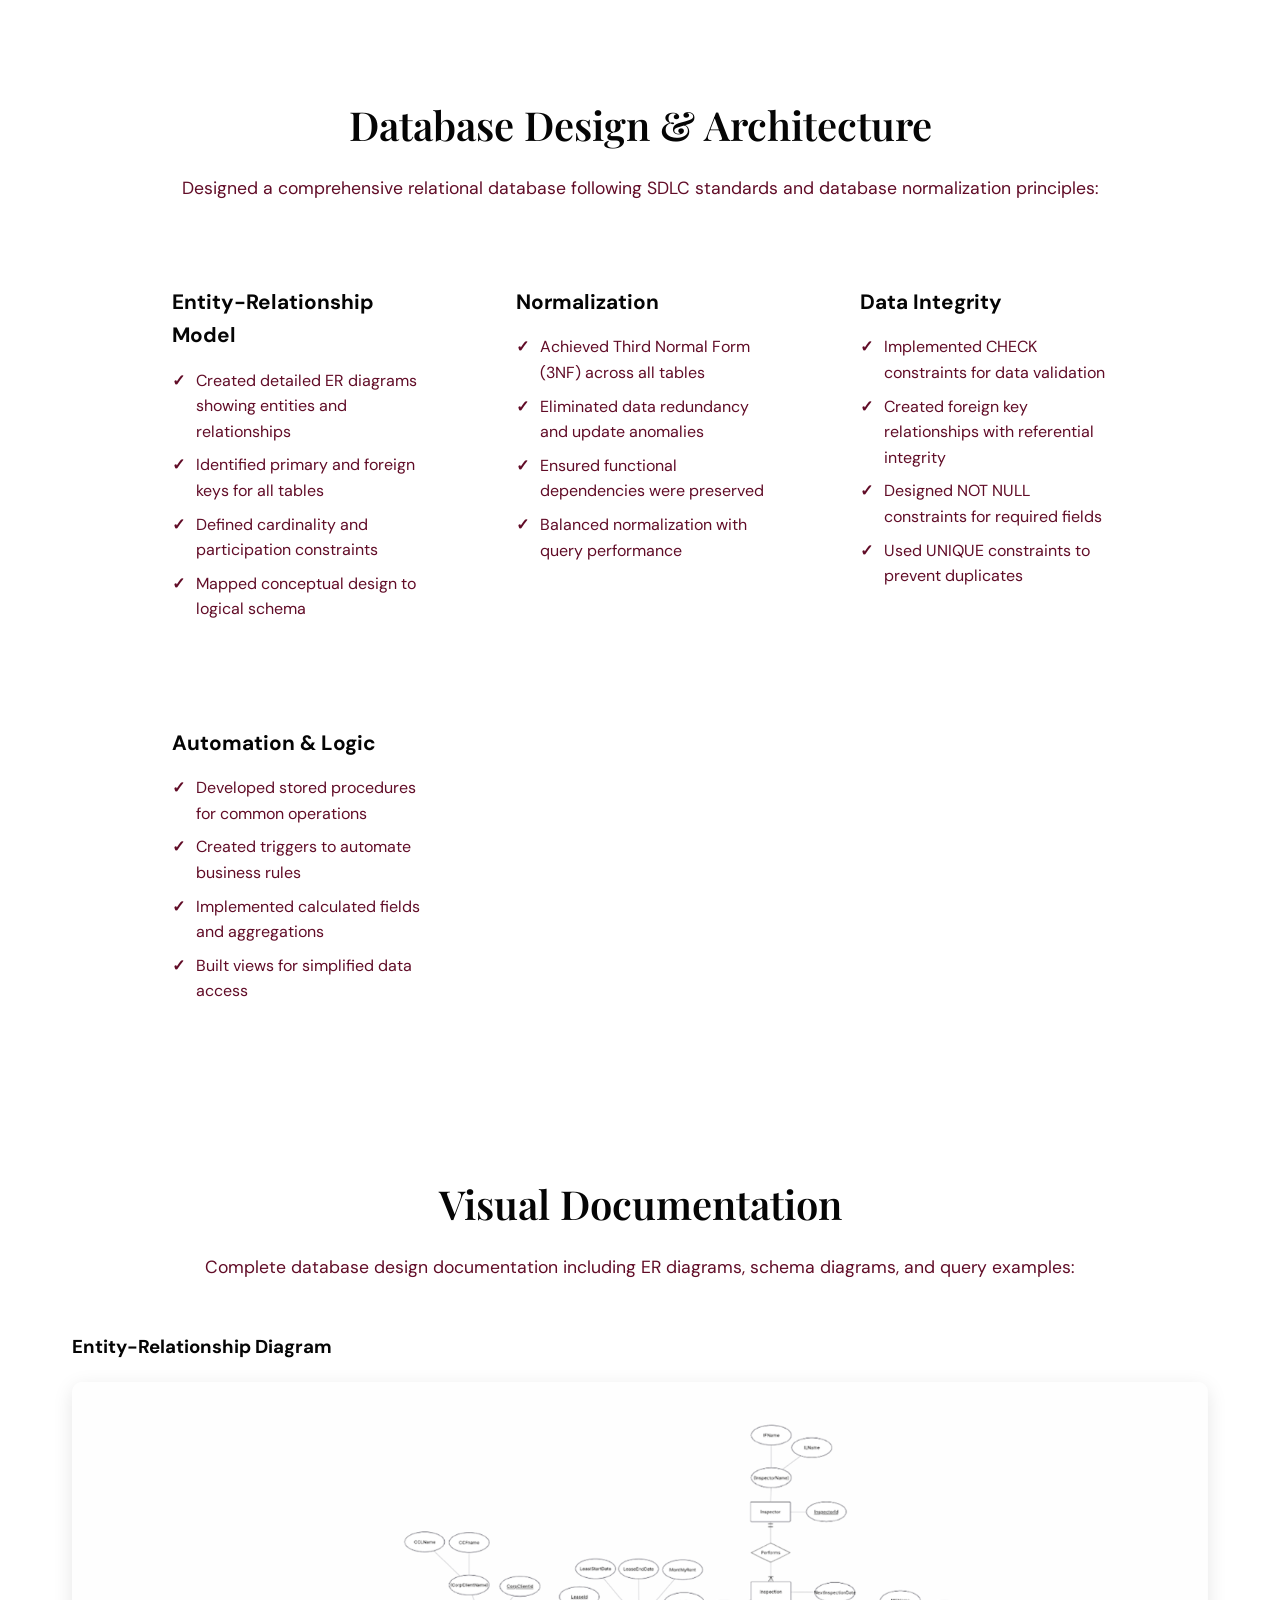
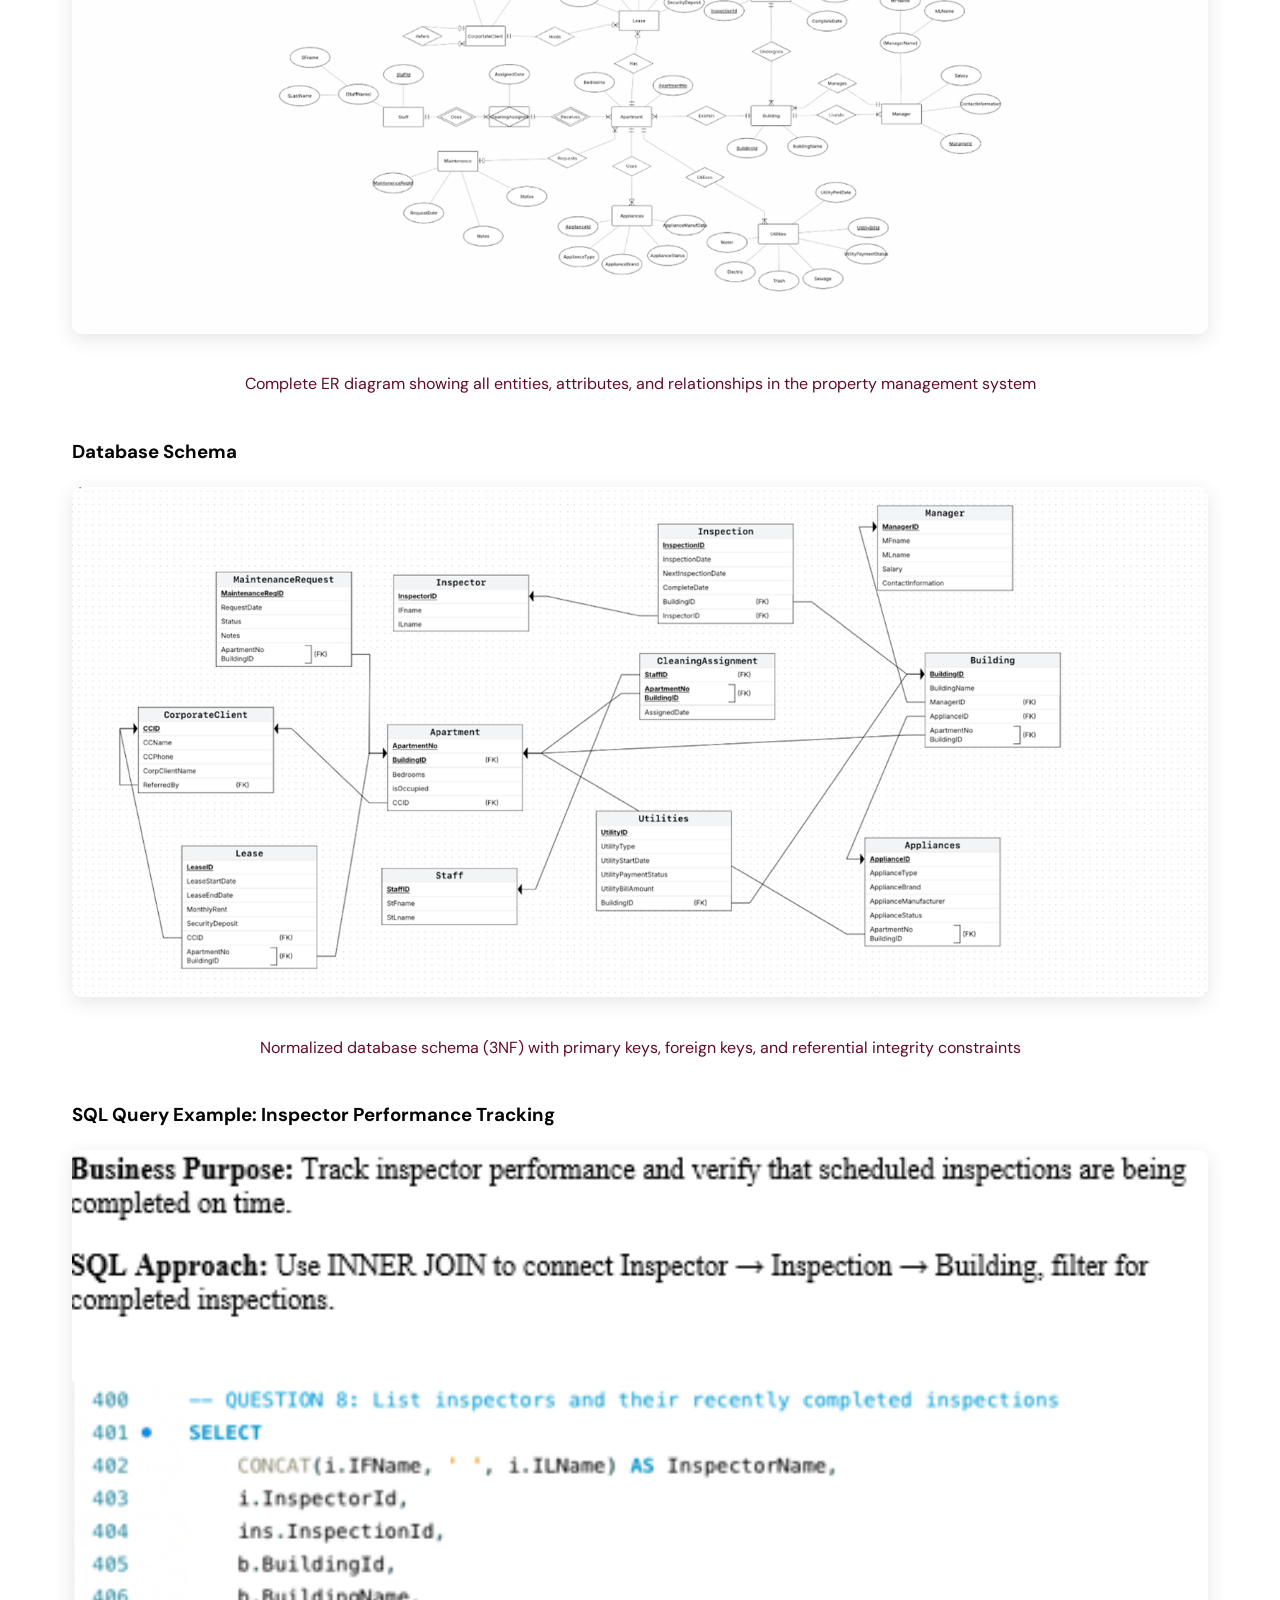
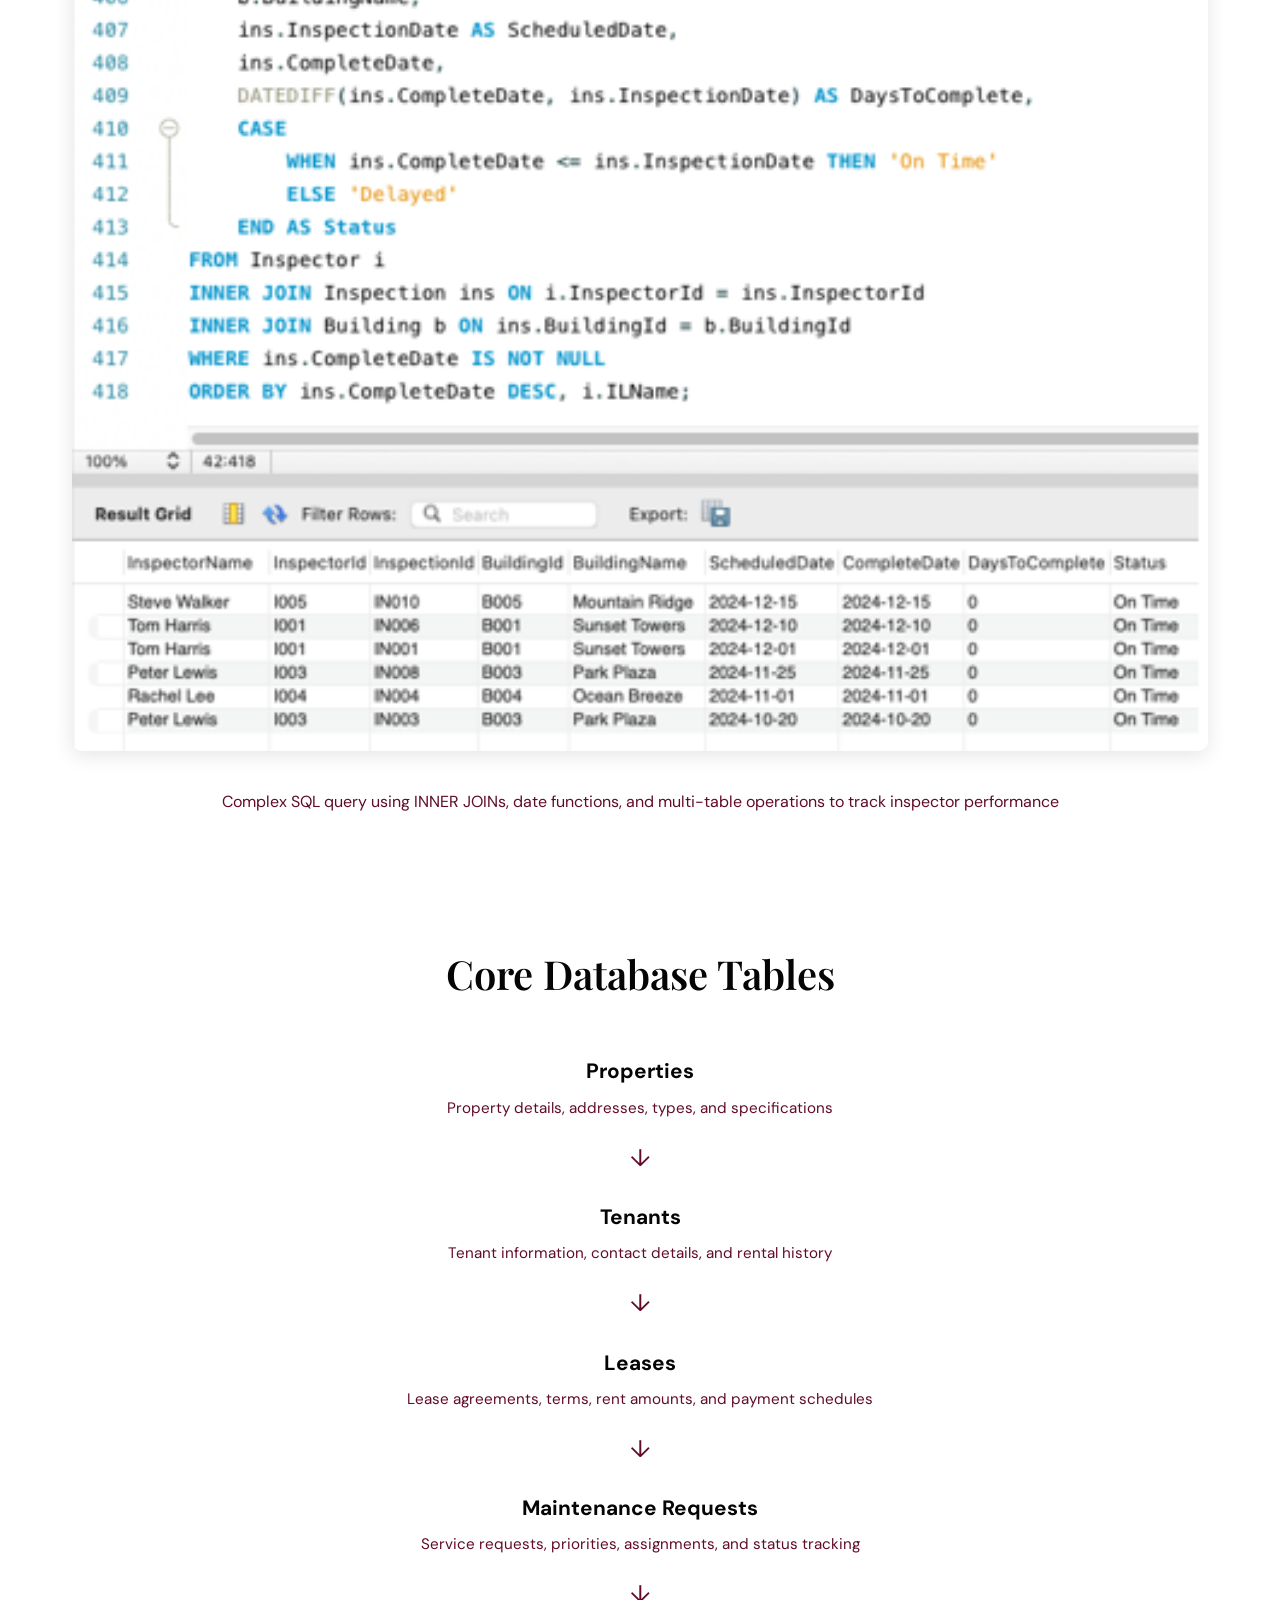
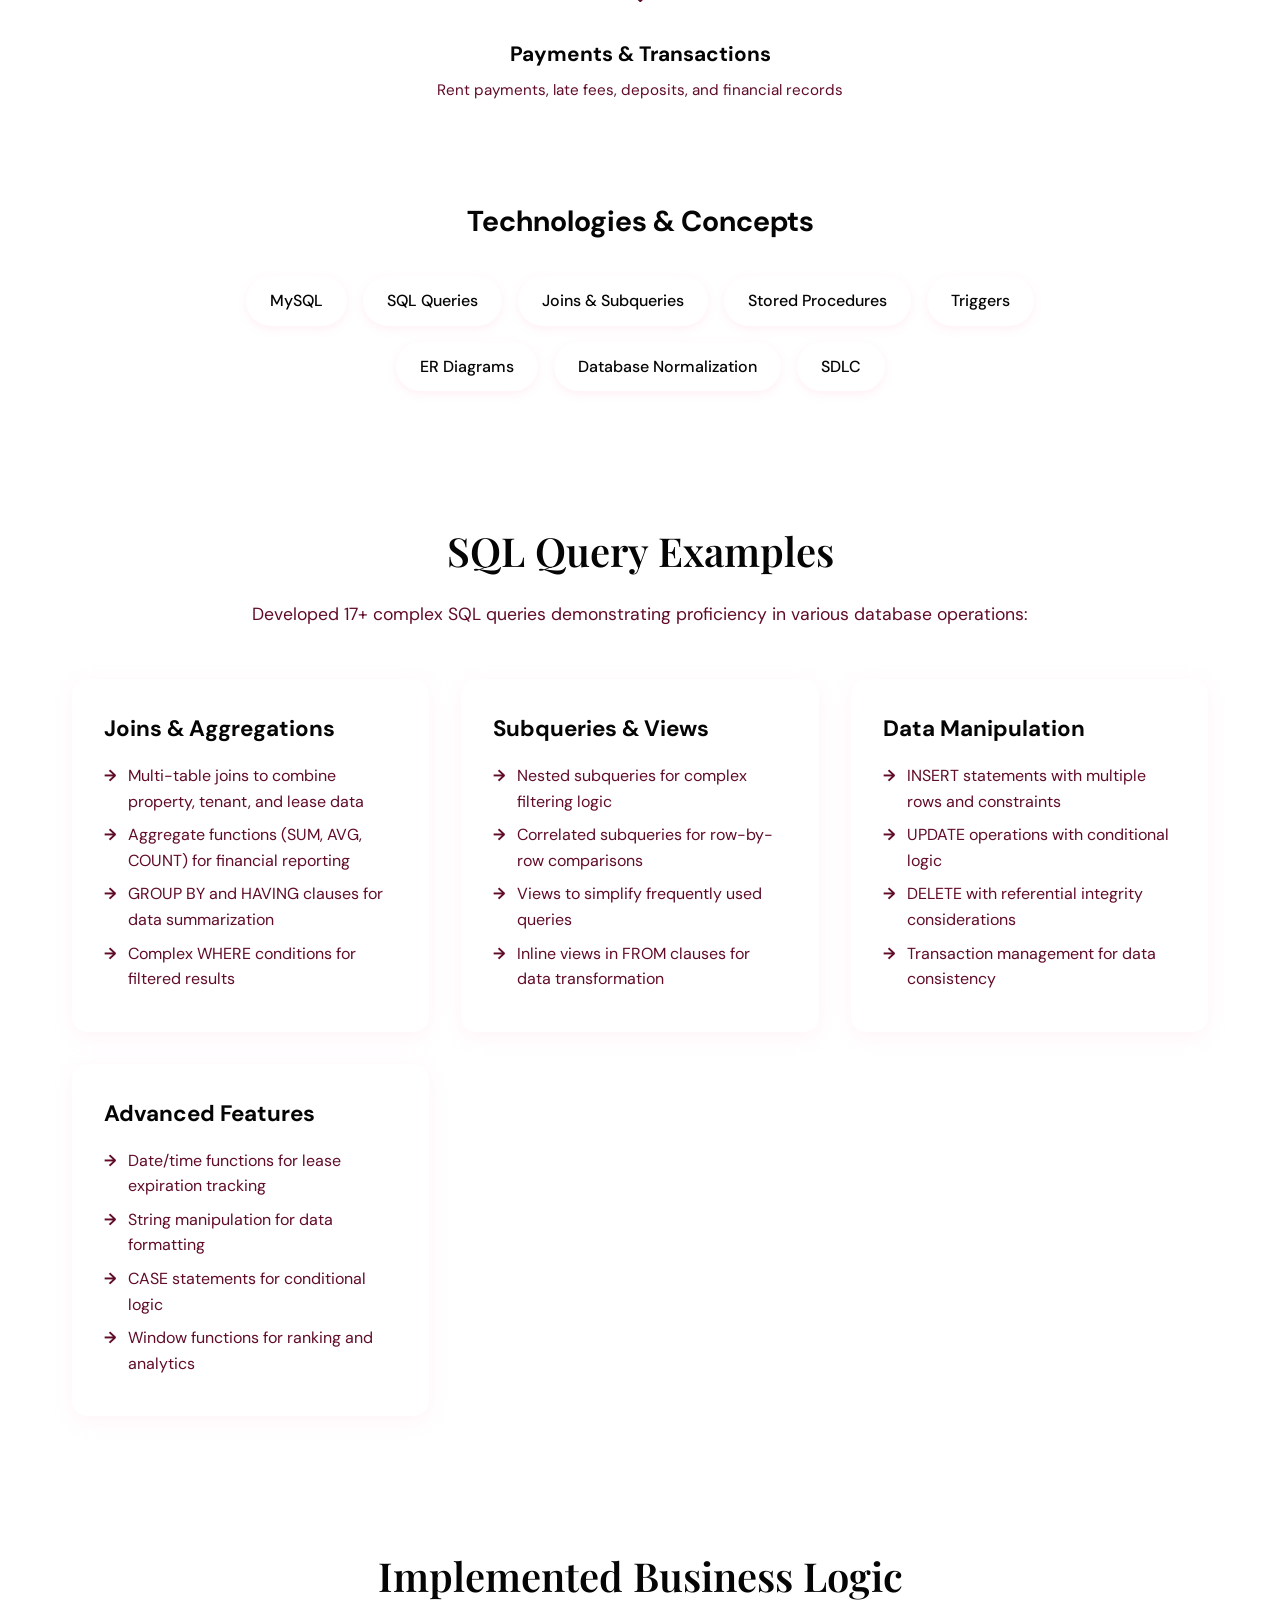
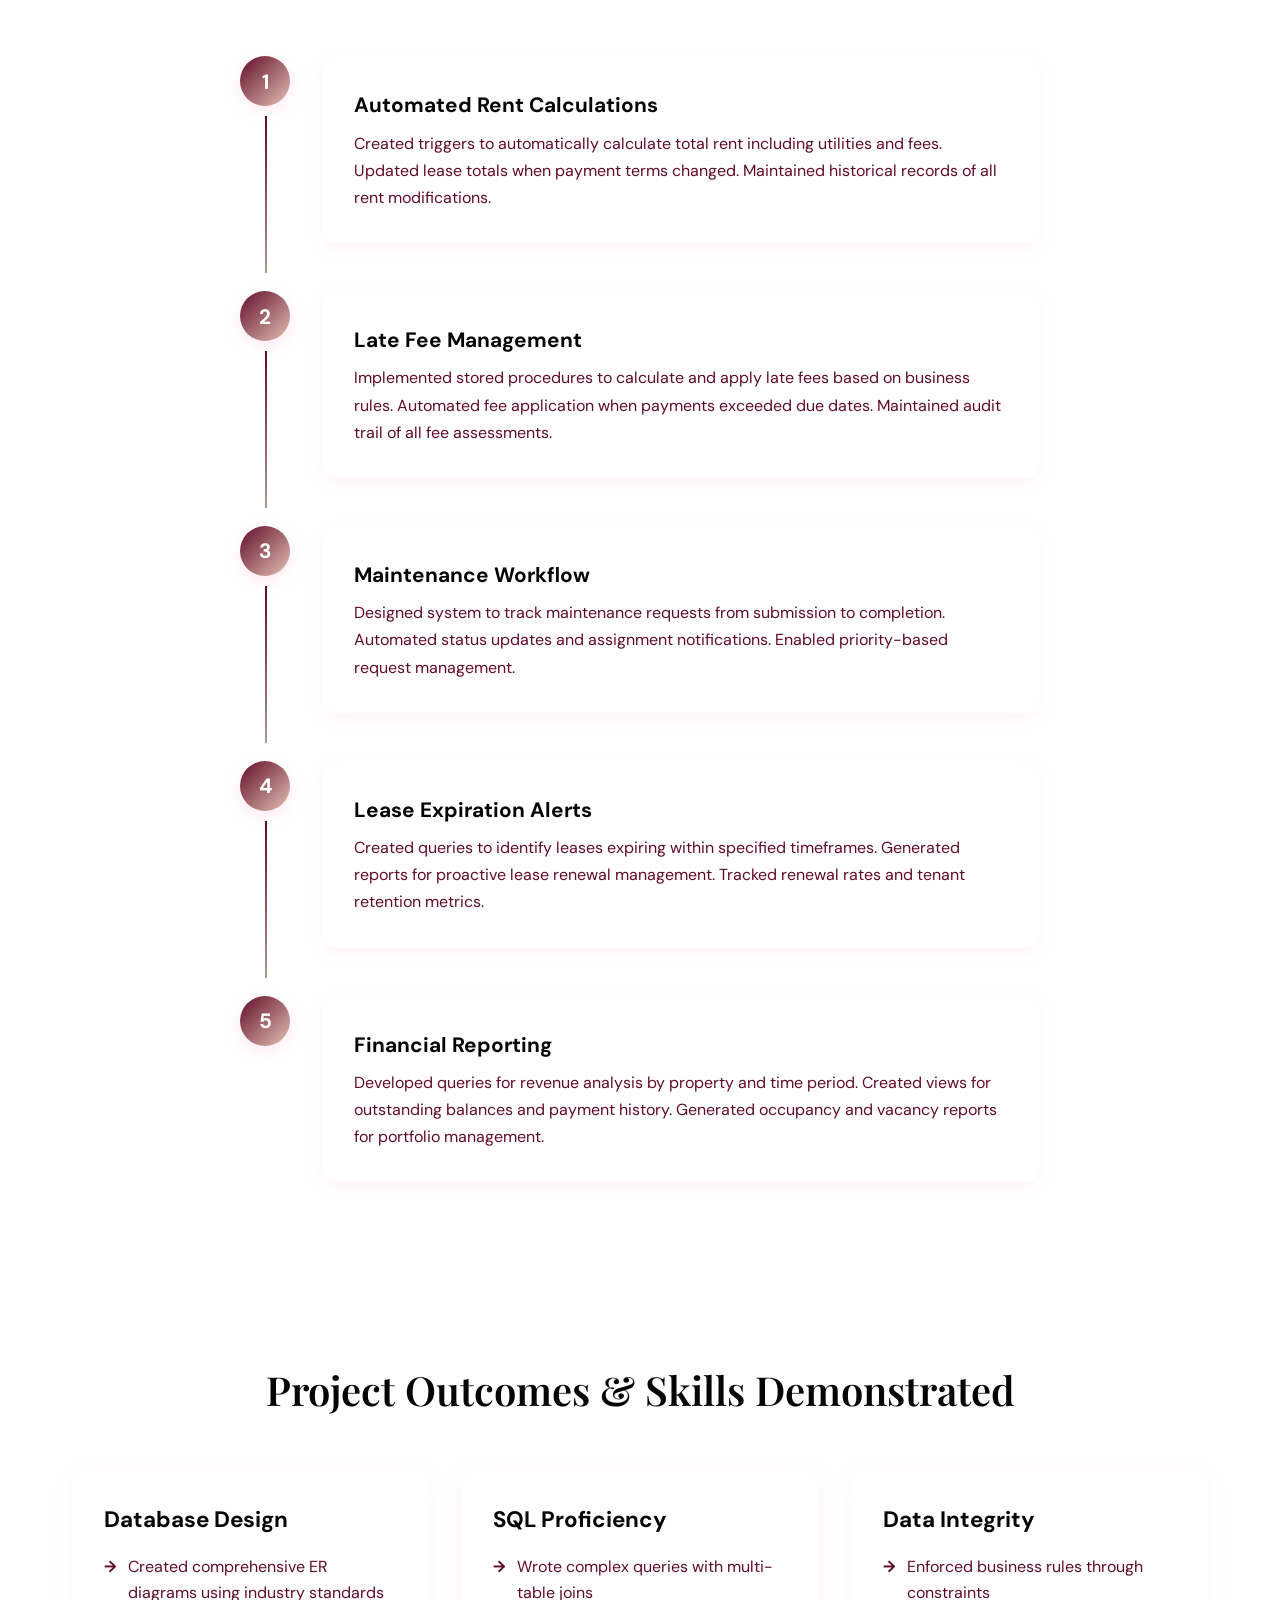
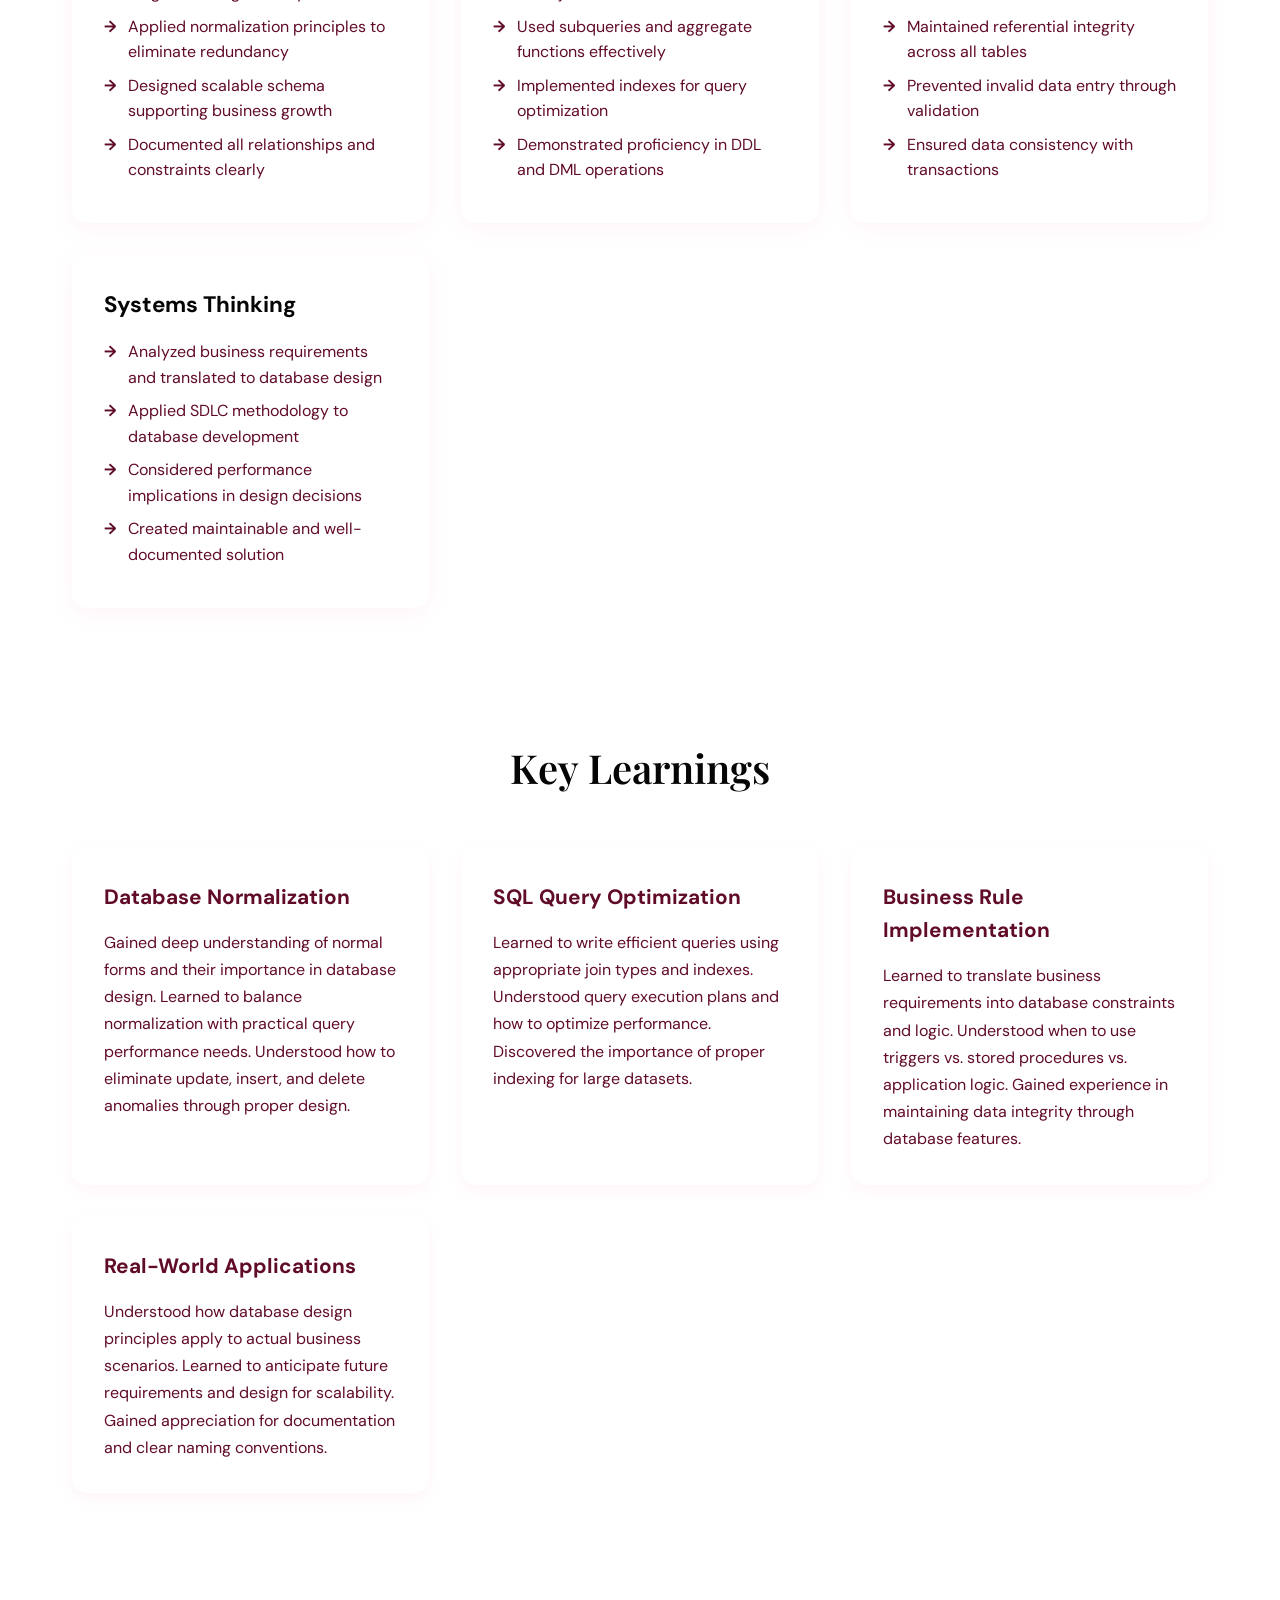
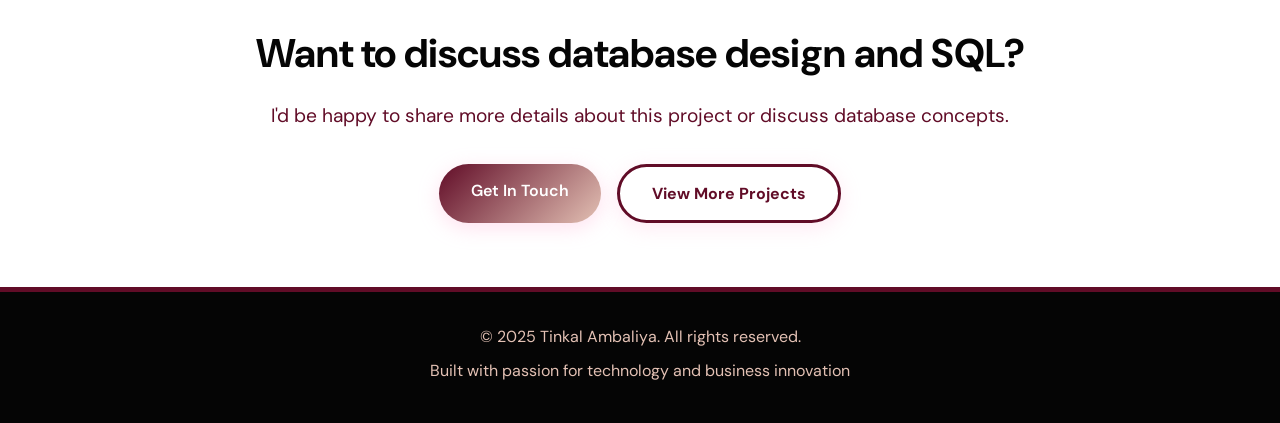
<file: project-database.html>
<!DOCTYPE html>
<html lang="en">
<head>
    <meta charset="UTF-8">
    <meta name="viewport" content="width=device-width, initial-scale=1.0">
    <title>Property Management Database Project | Tinkal Ambaliya</title>
    <link rel="stylesheet" href="styles.css">
    <link rel="stylesheet" href="project-details.css">
    <link rel="preconnect" href="https://fonts.googleapis.com">
    <link rel="preconnect" href="https://fonts.gstatic.com" crossorigin>
    <link href="https://fonts.googleapis.com/css2?family=Playfair+Display:ital,wght@0,600;0,700;1,600&family=DM+Sans:wght@300;400;500;600&display=swap" rel="stylesheet">
</head>
<body>
    <!-- Navigation -->
    <nav class="navbar">
        <div class="container">
            <div class="nav-brand">Tinkal Ambaliya</div>
            <ul class="nav-menu">
                <li><a href="index.html#home" class="nav-link">Home</a></li>
                <li><a href="index.html#about" class="nav-link">About</a></li>
                <li><a href="index.html#projects" class="nav-link">Projects</a></li>
                <li><a href="index.html#contact" class="nav-link">Contact</a></li>
            </ul>
        </div>
    </nav>

    <!-- Project Hero -->
    <section class="project-hero">
        <div class="container">
            <a href="index.html#projects" class="back-link">← Back to Projects</a>
            <h1 class="project-hero-title">Property Management<br>Database System</h1>
            <p class="project-hero-subtitle">Fully normalized relational database for property leasing and maintenance operations</p>
            <div class="project-meta">
                <span class="meta-item">Course: MIS 150</span>
                <span class="meta-item">Individual Project</span>
                <span class="meta-item">Duration: 10 weeks</span>
                <span class="meta-item">Year: 2025</span>
            </div>
        </div>
    </section>

    <!-- Project Overview -->
    <section class="project-section">
        <div class="container">
            <h2 class="section-title">Project Overview</h2>
            <div class="overview-grid">
                <div class="overview-card">
                    <h3>The Challenge</h3>
                    <p>Design and implement a comprehensive database system to manage property leasing operations, maintenance requests, tenant information, and financial transactions. The system needed to support complex queries, maintain data integrity, and provide operational insights for property managers.</p>
                </div>
                <div class="overview-card">
                    <h3>The Solution</h3>
                    <p>Built a fully normalized relational database in MySQL following database design best practices. Created comprehensive ER diagrams, implemented referential integrity constraints, developed stored procedures and triggers for automation, and wrote 17+ complex SQL queries for reporting and analytics.</p>
                </div>
                <div class="overview-card">
                    <h3>The Impact</h3>
                    <p>Developed a scalable database architecture supporting multiple properties, tenants, and maintenance workflows. Implemented automated data validation through constraints and triggers, created efficient query operations using joins and indexes, and demonstrated proficiency in database normalization and SQL development.</p>
                </div>
            </div>
        </div>
    </section>

    <!-- Key Achievements -->
    <section class="project-section highlights-section">
        <div class="container">
            <h2 class="section-title">Key Achievements</h2>
            <div class="highlights-grid">
                <div class="highlight-card">
                    <div class="highlight-number">17+</div>
                    <div class="highlight-label">Complex SQL Queries</div>
                </div>
                <div class="highlight-card">
                    <div class="highlight-number">10+</div>
                    <div class="highlight-label">Database Tables</div>
                </div>
                <div class="highlight-card">
                    <div class="highlight-number">3NF</div>
                    <div class="highlight-label">Normalized Design</div>
                </div>
                <div class="highlight-card">
                    <div class="highlight-number">5+</div>
                    <div class="highlight-label">Automated Triggers</div>
                </div>
            </div>
        </div>
    </section>

    <!-- Database Design -->
    <section class="project-section">
        <div class="container">
            <h2 class="section-title">Database Design & Architecture</h2>
            <div class="role-content">
                <div class="role-description">
                    <p>Designed a comprehensive relational database following SDLC standards and database normalization principles:</p>
                </div>
                <div class="contributions-grid">
                    <div class="contribution-item">
                        <h3>Entity-Relationship Model</h3>
                        <ul>
                            <li>Created detailed ER diagrams showing entities and relationships</li>
                            <li>Identified primary and foreign keys for all tables</li>
                            <li>Defined cardinality and participation constraints</li>
                            <li>Mapped conceptual design to logical schema</li>
                        </ul>
                    </div>
                    <div class="contribution-item">
                        <h3>Normalization</h3>
                        <ul>
                            <li>Achieved Third Normal Form (3NF) across all tables</li>
                            <li>Eliminated data redundancy and update anomalies</li>
                            <li>Ensured functional dependencies were preserved</li>
                            <li>Balanced normalization with query performance</li>
                        </ul>
                    </div>
                    <div class="contribution-item">
                        <h3>Data Integrity</h3>
                        <ul>
                            <li>Implemented CHECK constraints for data validation</li>
                            <li>Created foreign key relationships with referential integrity</li>
                            <li>Designed NOT NULL constraints for required fields</li>
                            <li>Used UNIQUE constraints to prevent duplicates</li>
                        </ul>
                    </div>
                    <div class="contribution-item">
                        <h3>Automation & Logic</h3>
                        <ul>
                            <li>Developed stored procedures for common operations</li>
                            <li>Created triggers to automate business rules</li>
                            <li>Implemented calculated fields and aggregations</li>
                            <li>Built views for simplified data access</li>
                        </ul>
                    </div>
                </div>
            </div>
        </div>
    </section>

    <!-- Visual Documentation -->
    <section class="project-section" style="background-color: var(--cream);">
        <div class="container">
            <h2 class="section-title">Visual Documentation</h2>
            <div class="role-description">
                <p>Complete database design documentation including ER diagrams, schema diagrams, and query examples:</p>
            </div>

            <div class="image-showcase">
                <div class="showcase-item">
                    <h3>Entity-Relationship Diagram</h3>
                    <img src="ER Diagram.png" alt="Entity-Relationship Diagram" style="width: 100%; max-width: 100%; border-radius: 10px; box-shadow: 0 5px 20px rgba(0,0,0,0.1); margin: 20px 0;">
                    <p style="color: var(--text-medium); text-align: center; margin-top: 10px;">Complete ER diagram showing all entities, attributes, and relationships in the property management system</p>
                </div>

                <div class="showcase-item" style="margin-top: 40px;">
                    <h3>Database Schema</h3>
                    <img src="Schema.png" alt="Database Schema" style="width: 100%; max-width: 100%; border-radius: 10px; box-shadow: 0 5px 20px rgba(0,0,0,0.1); margin: 20px 0;">
                    <p style="color: var(--text-medium); text-align: center; margin-top: 10px;">Normalized database schema (3NF) with primary keys, foreign keys, and referential integrity constraints</p>
                </div>

                <div class="showcase-item" style="margin-top: 40px;">
                    <h3>SQL Query Example: Inspector Performance Tracking</h3>
                    <img src="SQL Queries.png" alt="SQL Query Example" style="width: 100%; max-width: 100%; border-radius: 10px; box-shadow: 0 5px 20px rgba(0,0,0,0.1); margin: 20px 0;">
                    <p style="color: var(--text-medium); text-align: center; margin-top: 10px;">Complex SQL query using INNER JOINs, date functions, and multi-table operations to track inspector performance</p>
                </div>
            </div>
        </div>
    </section>

    <!-- Technical Implementation -->
    <section class="project-section tech-section">
        <div class="container">
            <h2 class="section-title">Core Database Tables</h2>
            <div class="tech-architecture">
                <div class="arch-layer">
                    <h3>Properties</h3>
                    <p>Property details, addresses, types, and specifications</p>
                </div>
                <div class="arch-layer">
                    <h3>Tenants</h3>
                    <p>Tenant information, contact details, and rental history</p>
                </div>
                <div class="arch-layer">
                    <h3>Leases</h3>
                    <p>Lease agreements, terms, rent amounts, and payment schedules</p>
                </div>
                <div class="arch-layer">
                    <h3>Maintenance Requests</h3>
                    <p>Service requests, priorities, assignments, and status tracking</p>
                </div>
                <div class="arch-layer">
                    <h3>Payments & Transactions</h3>
                    <p>Rent payments, late fees, deposits, and financial records</p>
                </div>
            </div>

            <div class="tech-stack">
                <h3>Technologies & Concepts</h3>
                <div class="tech-tags-grid">
                    <span class="tech-tag-large">MySQL</span>
                    <span class="tech-tag-large">SQL Queries</span>
                    <span class="tech-tag-large">Joins & Subqueries</span>
                    <span class="tech-tag-large">Stored Procedures</span>
                    <span class="tech-tag-large">Triggers</span>
                    <span class="tech-tag-large">ER Diagrams</span>
                    <span class="tech-tag-large">Database Normalization</span>
                    <span class="tech-tag-large">SDLC</span>
                </div>
            </div>
        </div>
    </section>

    <!-- SQL Queries -->
    <section class="project-section">
        <div class="container">
            <h2 class="section-title">SQL Query Examples</h2>
            <div class="role-description">
                <p>Developed 17+ complex SQL queries demonstrating proficiency in various database operations:</p>
            </div>
            <div class="results-grid">
                <div class="result-card">
                    <h3>Joins & Aggregations</h3>
                    <ul>
                        <li>Multi-table joins to combine property, tenant, and lease data</li>
                        <li>Aggregate functions (SUM, AVG, COUNT) for financial reporting</li>
                        <li>GROUP BY and HAVING clauses for data summarization</li>
                        <li>Complex WHERE conditions for filtered results</li>
                    </ul>
                </div>
                <div class="result-card">
                    <h3>Subqueries & Views</h3>
                    <ul>
                        <li>Nested subqueries for complex filtering logic</li>
                        <li>Correlated subqueries for row-by-row comparisons</li>
                        <li>Views to simplify frequently used queries</li>
                        <li>Inline views in FROM clauses for data transformation</li>
                    </ul>
                </div>
                <div class="result-card">
                    <h3>Data Manipulation</h3>
                    <ul>
                        <li>INSERT statements with multiple rows and constraints</li>
                        <li>UPDATE operations with conditional logic</li>
                        <li>DELETE with referential integrity considerations</li>
                        <li>Transaction management for data consistency</li>
                    </ul>
                </div>
                <div class="result-card">
                    <h3>Advanced Features</h3>
                    <ul>
                        <li>Date/time functions for lease expiration tracking</li>
                        <li>String manipulation for data formatting</li>
                        <li>CASE statements for conditional logic</li>
                        <li>Window functions for ranking and analytics</li>
                    </ul>
                </div>
            </div>
        </div>
    </section>

    <!-- Business Logic -->
    <section class="project-section process-section">
        <div class="container">
            <h2 class="section-title">Implemented Business Logic</h2>
            <div class="process-timeline">
                <div class="process-step">
                    <div class="step-number">1</div>
                    <div class="step-content">
                        <h3>Automated Rent Calculations</h3>
                        <p>Created triggers to automatically calculate total rent including utilities and fees. Updated lease totals when payment terms changed. Maintained historical records of all rent modifications.</p>
                    </div>
                </div>
                <div class="process-step">
                    <div class="step-number">2</div>
                    <div class="step-content">
                        <h3>Late Fee Management</h3>
                        <p>Implemented stored procedures to calculate and apply late fees based on business rules. Automated fee application when payments exceeded due dates. Maintained audit trail of all fee assessments.</p>
                    </div>
                </div>
                <div class="process-step">
                    <div class="step-number">3</div>
                    <div class="step-content">
                        <h3>Maintenance Workflow</h3>
                        <p>Designed system to track maintenance requests from submission to completion. Automated status updates and assignment notifications. Enabled priority-based request management.</p>
                    </div>
                </div>
                <div class="process-step">
                    <div class="step-number">4</div>
                    <div class="step-content">
                        <h3>Lease Expiration Alerts</h3>
                        <p>Created queries to identify leases expiring within specified timeframes. Generated reports for proactive lease renewal management. Tracked renewal rates and tenant retention metrics.</p>
                    </div>
                </div>
                <div class="process-step">
                    <div class="step-number">5</div>
                    <div class="step-content">
                        <h3>Financial Reporting</h3>
                        <p>Developed queries for revenue analysis by property and time period. Created views for outstanding balances and payment history. Generated occupancy and vacancy reports for portfolio management.</p>
                    </div>
                </div>
            </div>
        </div>
    </section>

    <!-- Results & Outcomes -->
    <section class="project-section results-section">
        <div class="container">
            <h2 class="section-title">Project Outcomes & Skills Demonstrated</h2>
            <div class="results-grid">
                <div class="result-card">
                    <h3>Database Design</h3>
                    <ul>
                        <li>Created comprehensive ER diagrams using industry standards</li>
                        <li>Applied normalization principles to eliminate redundancy</li>
                        <li>Designed scalable schema supporting business growth</li>
                        <li>Documented all relationships and constraints clearly</li>
                    </ul>
                </div>
                <div class="result-card">
                    <h3>SQL Proficiency</h3>
                    <ul>
                        <li>Wrote complex queries with multi-table joins</li>
                        <li>Used subqueries and aggregate functions effectively</li>
                        <li>Implemented indexes for query optimization</li>
                        <li>Demonstrated proficiency in DDL and DML operations</li>
                    </ul>
                </div>
                <div class="result-card">
                    <h3>Data Integrity</h3>
                    <ul>
                        <li>Enforced business rules through constraints</li>
                        <li>Maintained referential integrity across all tables</li>
                        <li>Prevented invalid data entry through validation</li>
                        <li>Ensured data consistency with transactions</li>
                    </ul>
                </div>
                <div class="result-card">
                    <h3>Systems Thinking</h3>
                    <ul>
                        <li>Analyzed business requirements and translated to database design</li>
                        <li>Applied SDLC methodology to database development</li>
                        <li>Considered performance implications in design decisions</li>
                        <li>Created maintainable and well-documented solution</li>
                    </ul>
                </div>
            </div>
        </div>
    </section>

    <!-- Lessons Learned -->
    <section class="project-section lessons-section">
        <div class="container">
            <h2 class="section-title">Key Learnings</h2>
            <div class="lessons-content">
                <div class="lesson-item">
                    <h3>Database Normalization</h3>
                    <p>Gained deep understanding of normal forms and their importance in database design. Learned to balance normalization with practical query performance needs. Understood how to eliminate update, insert, and delete anomalies through proper design.</p>
                </div>
                <div class="lesson-item">
                    <h3>SQL Query Optimization</h3>
                    <p>Learned to write efficient queries using appropriate join types and indexes. Understood query execution plans and how to optimize performance. Discovered the importance of proper indexing for large datasets.</p>
                </div>
                <div class="lesson-item">
                    <h3>Business Rule Implementation</h3>
                    <p>Learned to translate business requirements into database constraints and logic. Understood when to use triggers vs. stored procedures vs. application logic. Gained experience in maintaining data integrity through database features.</p>
                </div>
                <div class="lesson-item">
                    <h3>Real-World Applications</h3>
                    <p>Understood how database design principles apply to actual business scenarios. Learned to anticipate future requirements and design for scalability. Gained appreciation for documentation and clear naming conventions.</p>
                </div>
            </div>
        </div>
    </section>

    <!-- CTA Section -->
    <section class="project-cta">
        <div class="container">
            <h2>Want to discuss database design and SQL?</h2>
            <p>I'd be happy to share more details about this project or discuss database concepts.</p>
            <div class="cta-buttons">
                <a href="index.html#contact" class="btn btn-primary">Get In Touch</a>
                <a href="index.html#projects" class="btn btn-secondary">View More Projects</a>
            </div>
        </div>
    </section>

    <!-- Footer -->
    <footer class="footer">
        <div class="container">
            <p>&copy; 2025 Tinkal Ambaliya. All rights reserved.</p>
            <p>Built with passion for technology and business innovation</p>
        </div>
    </footer>

    <script src="script.js"></script>
</body>
</html>
</file>
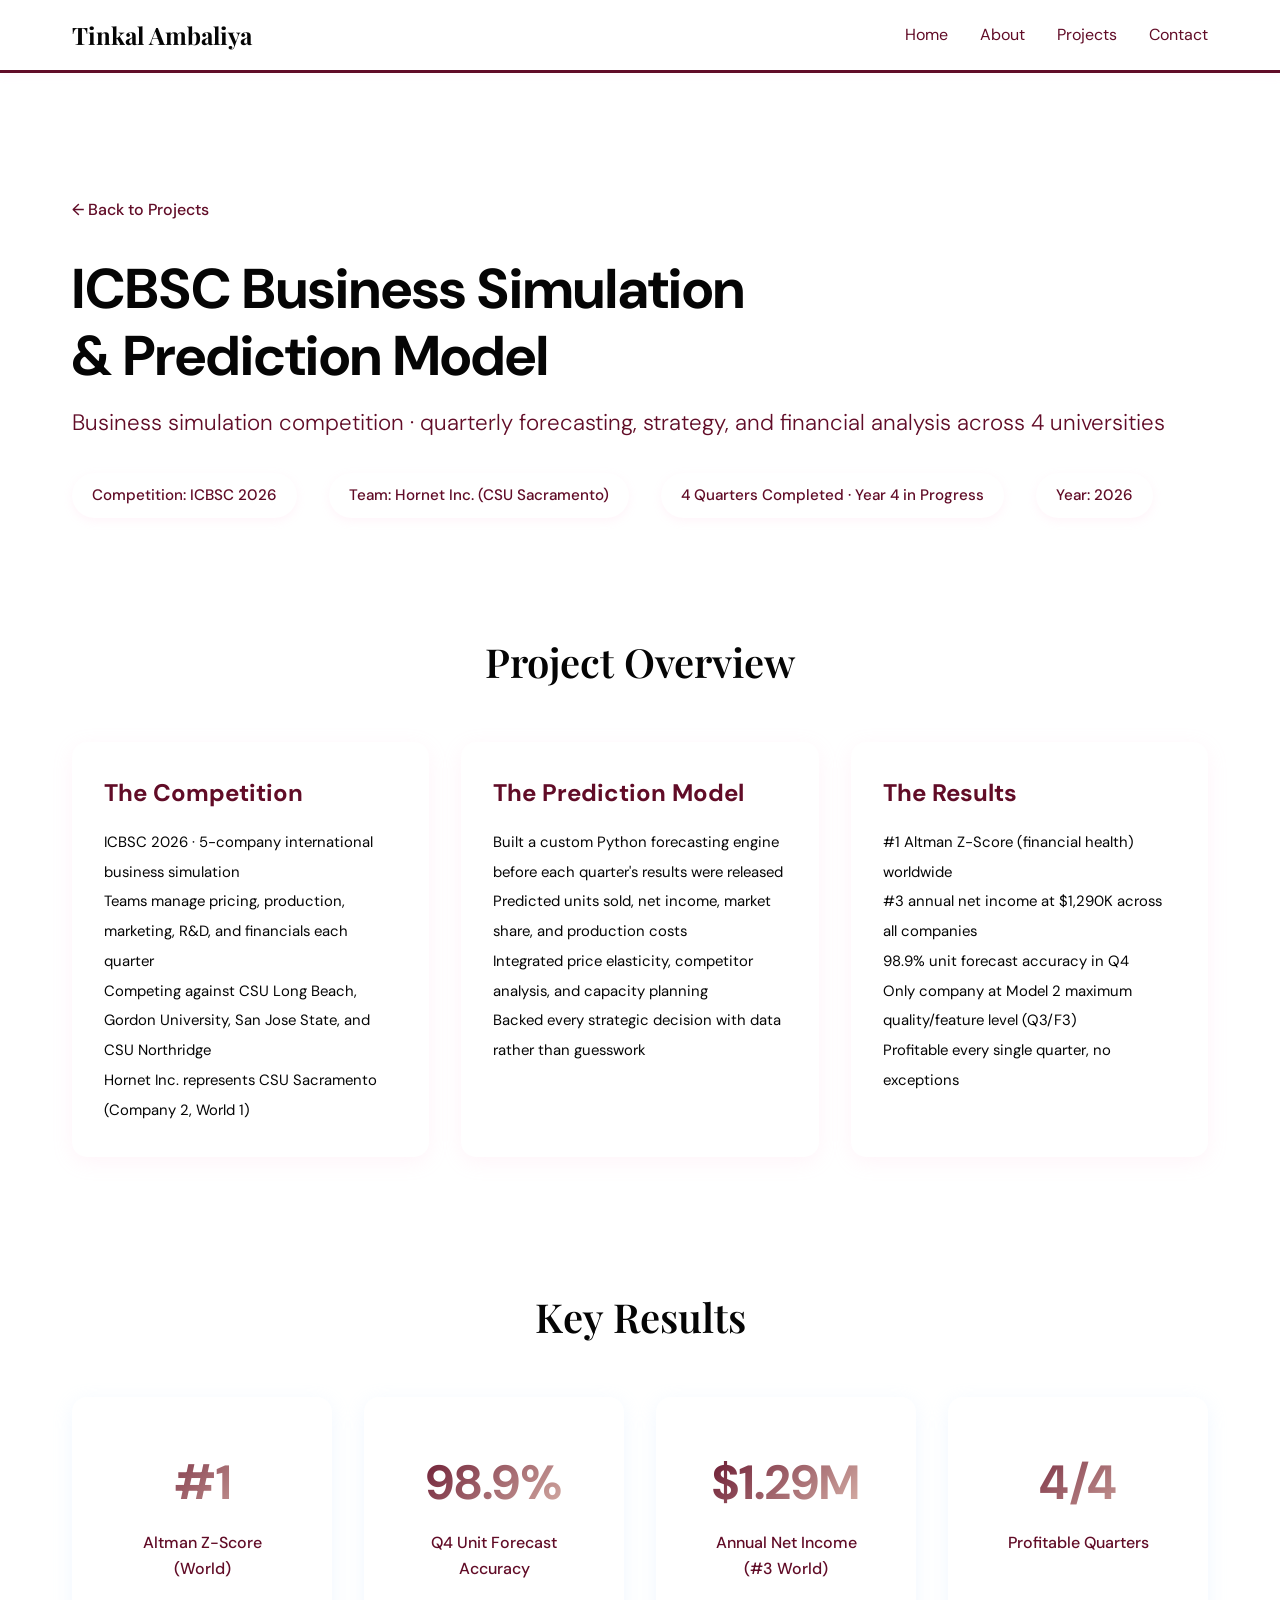
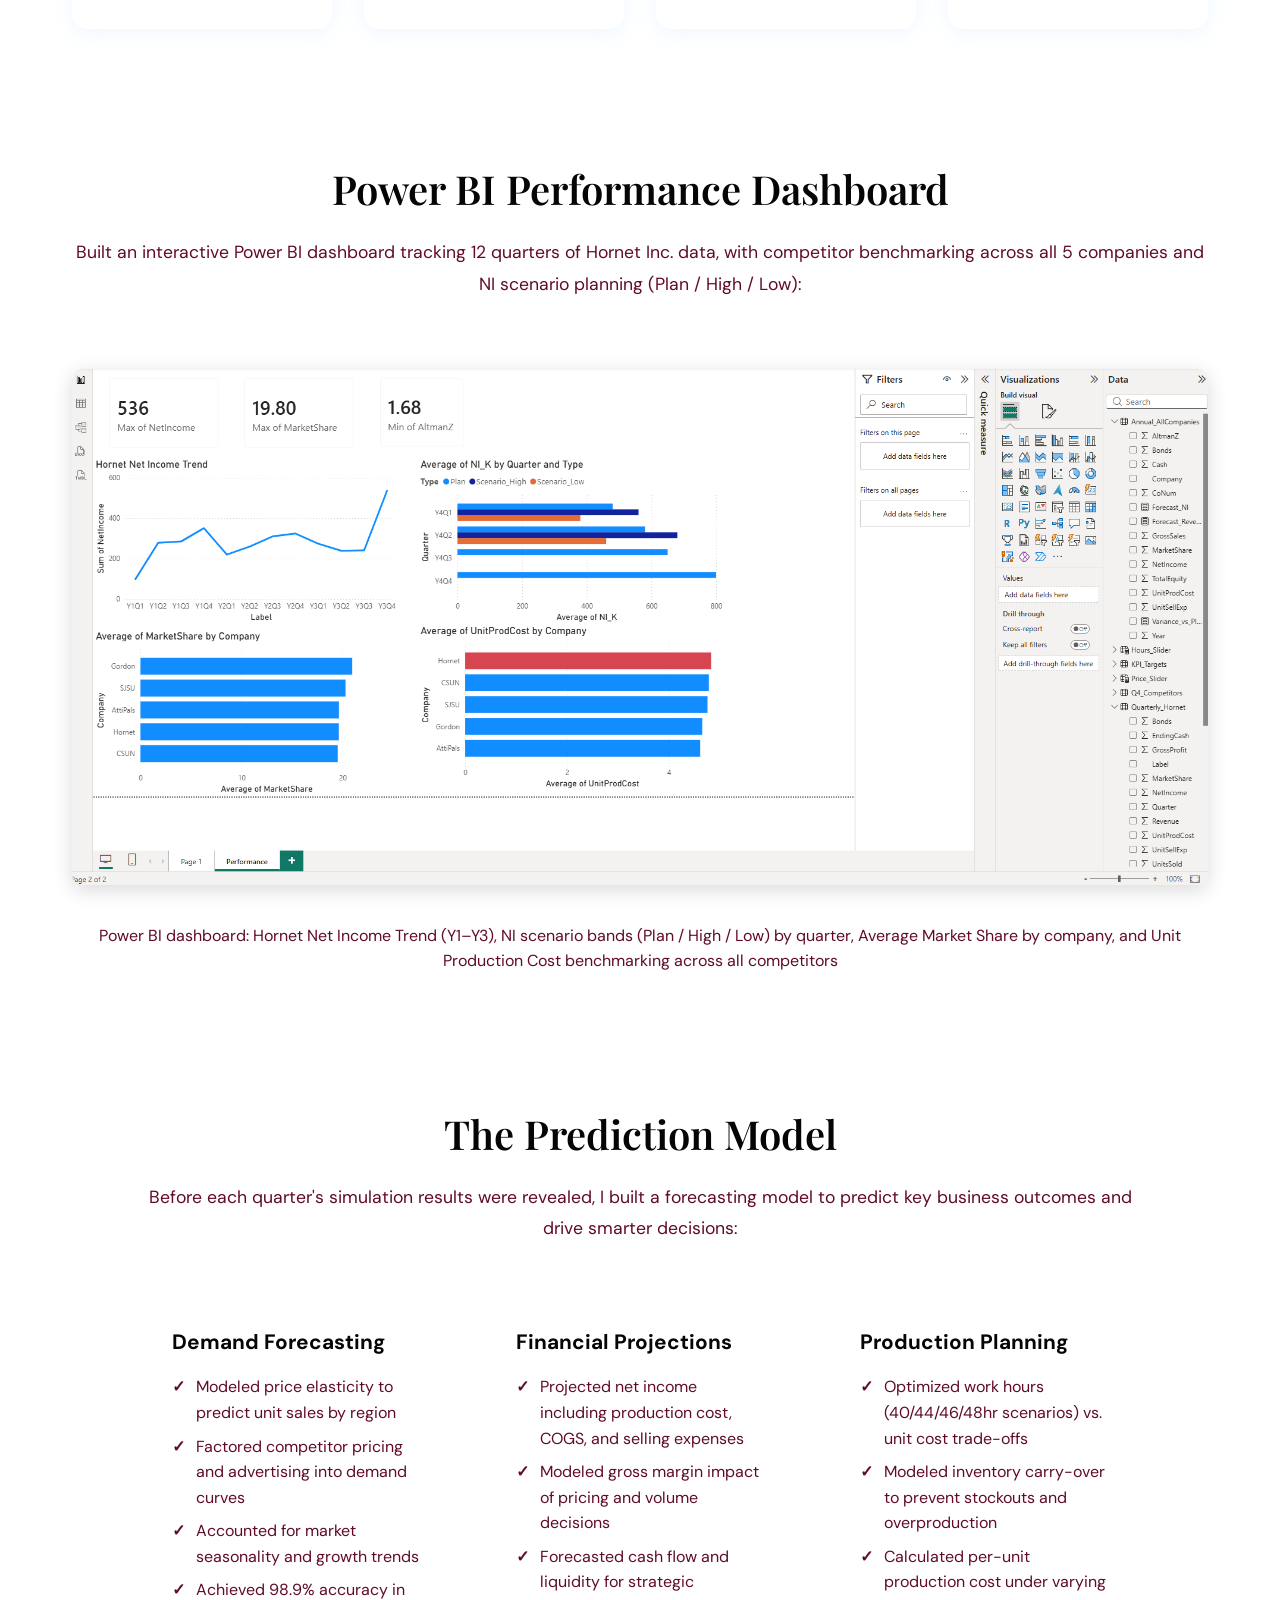
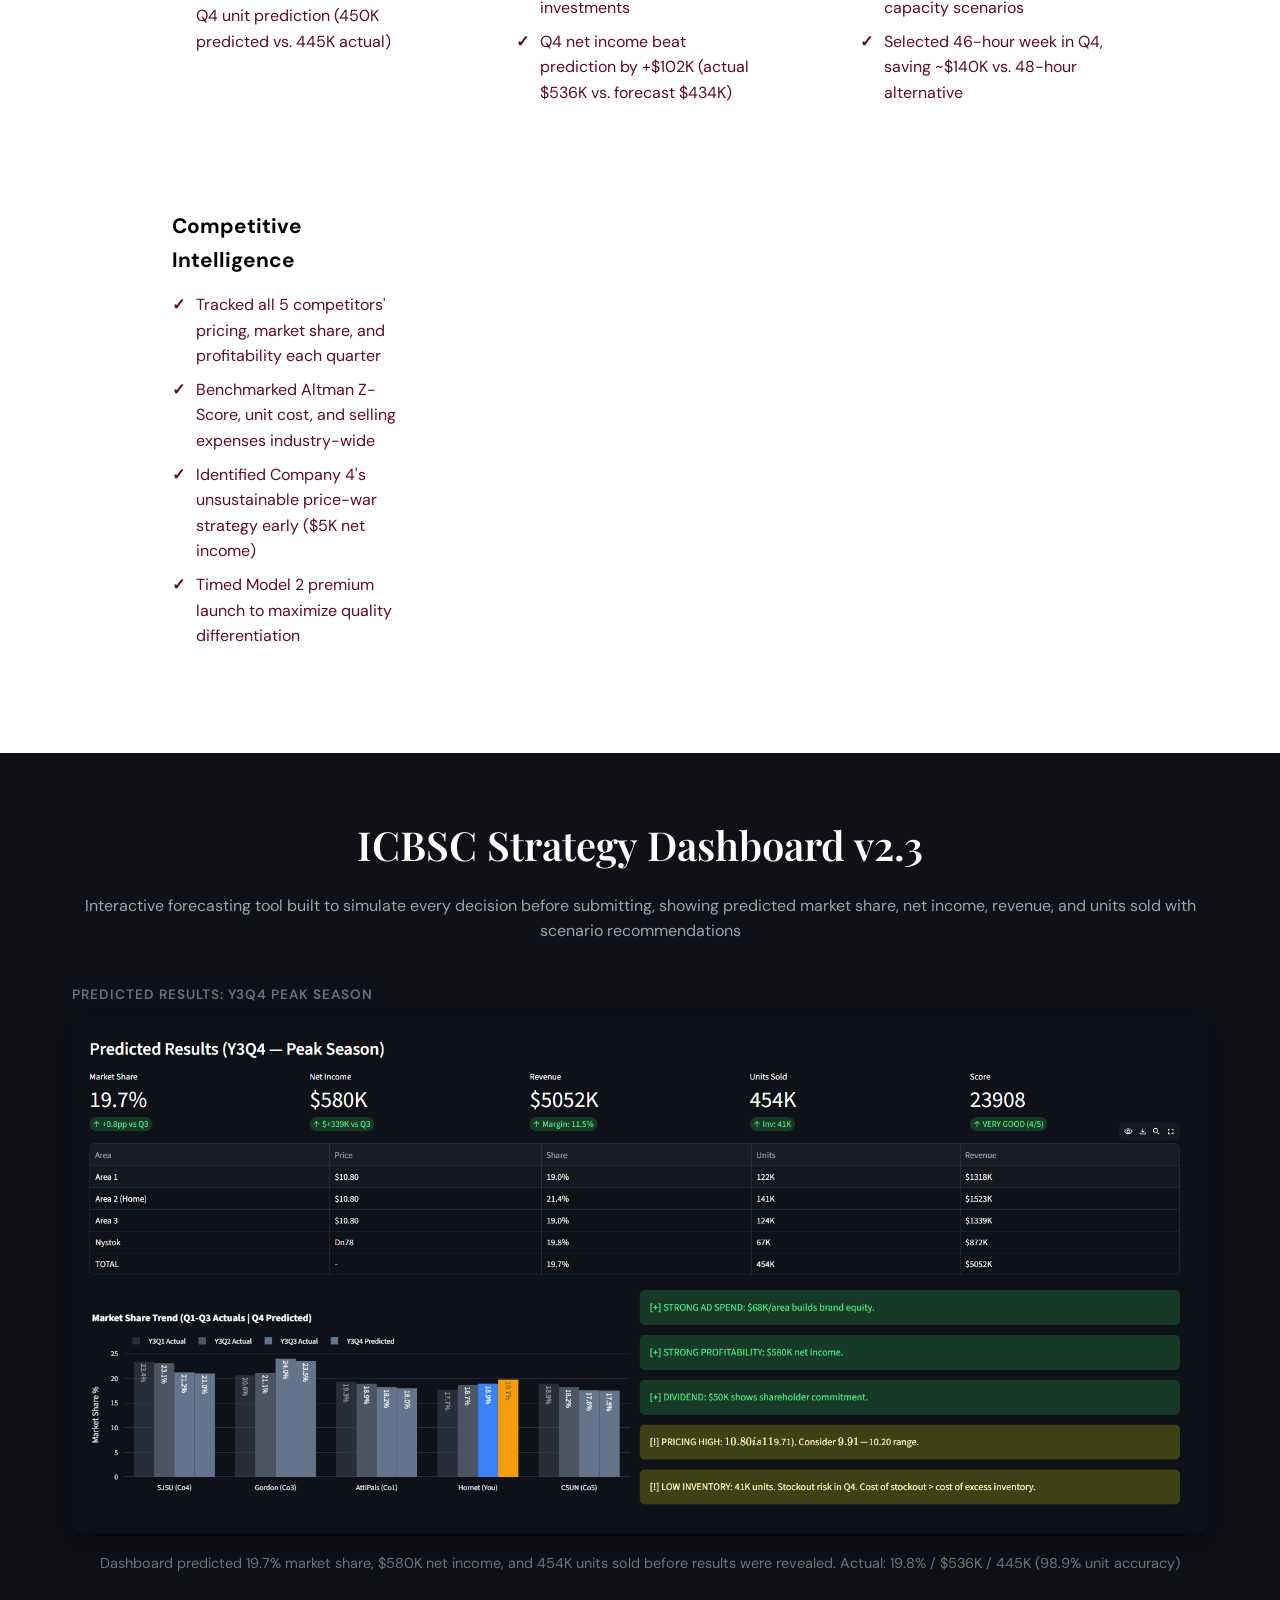
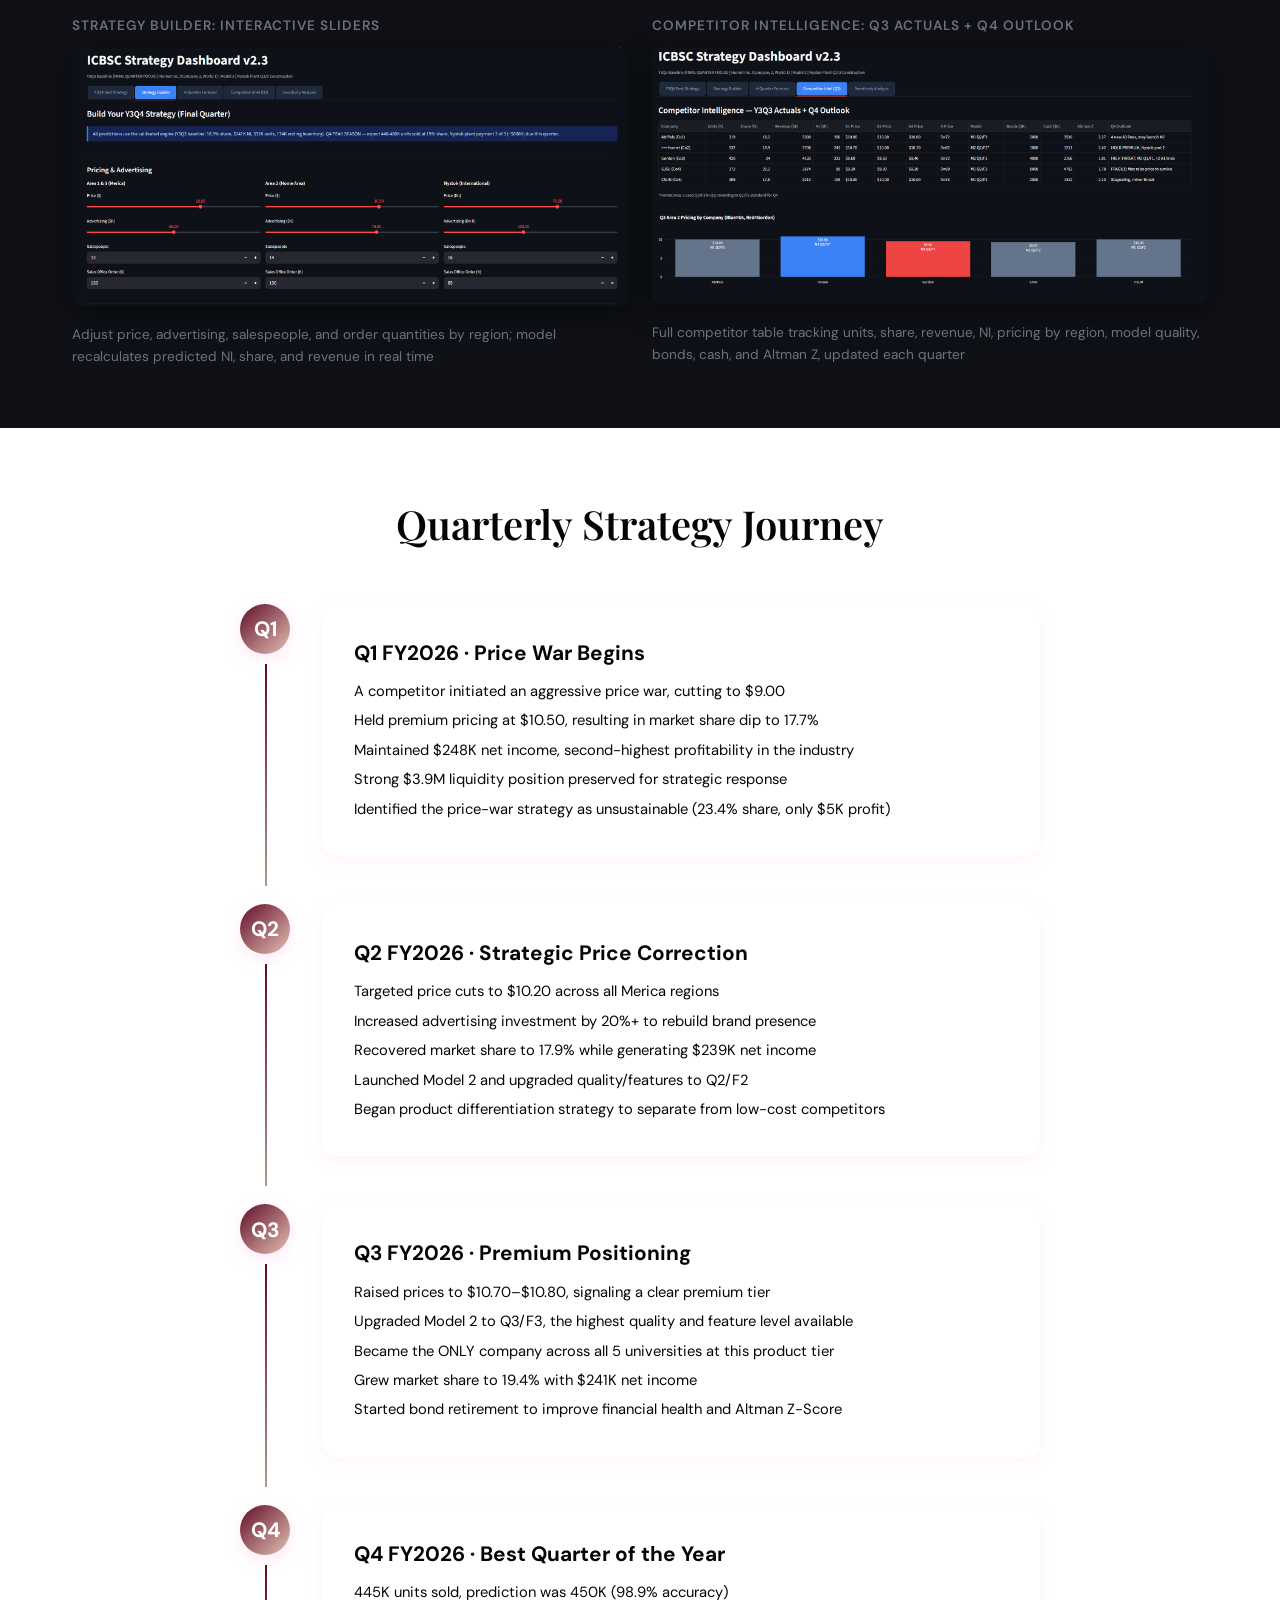
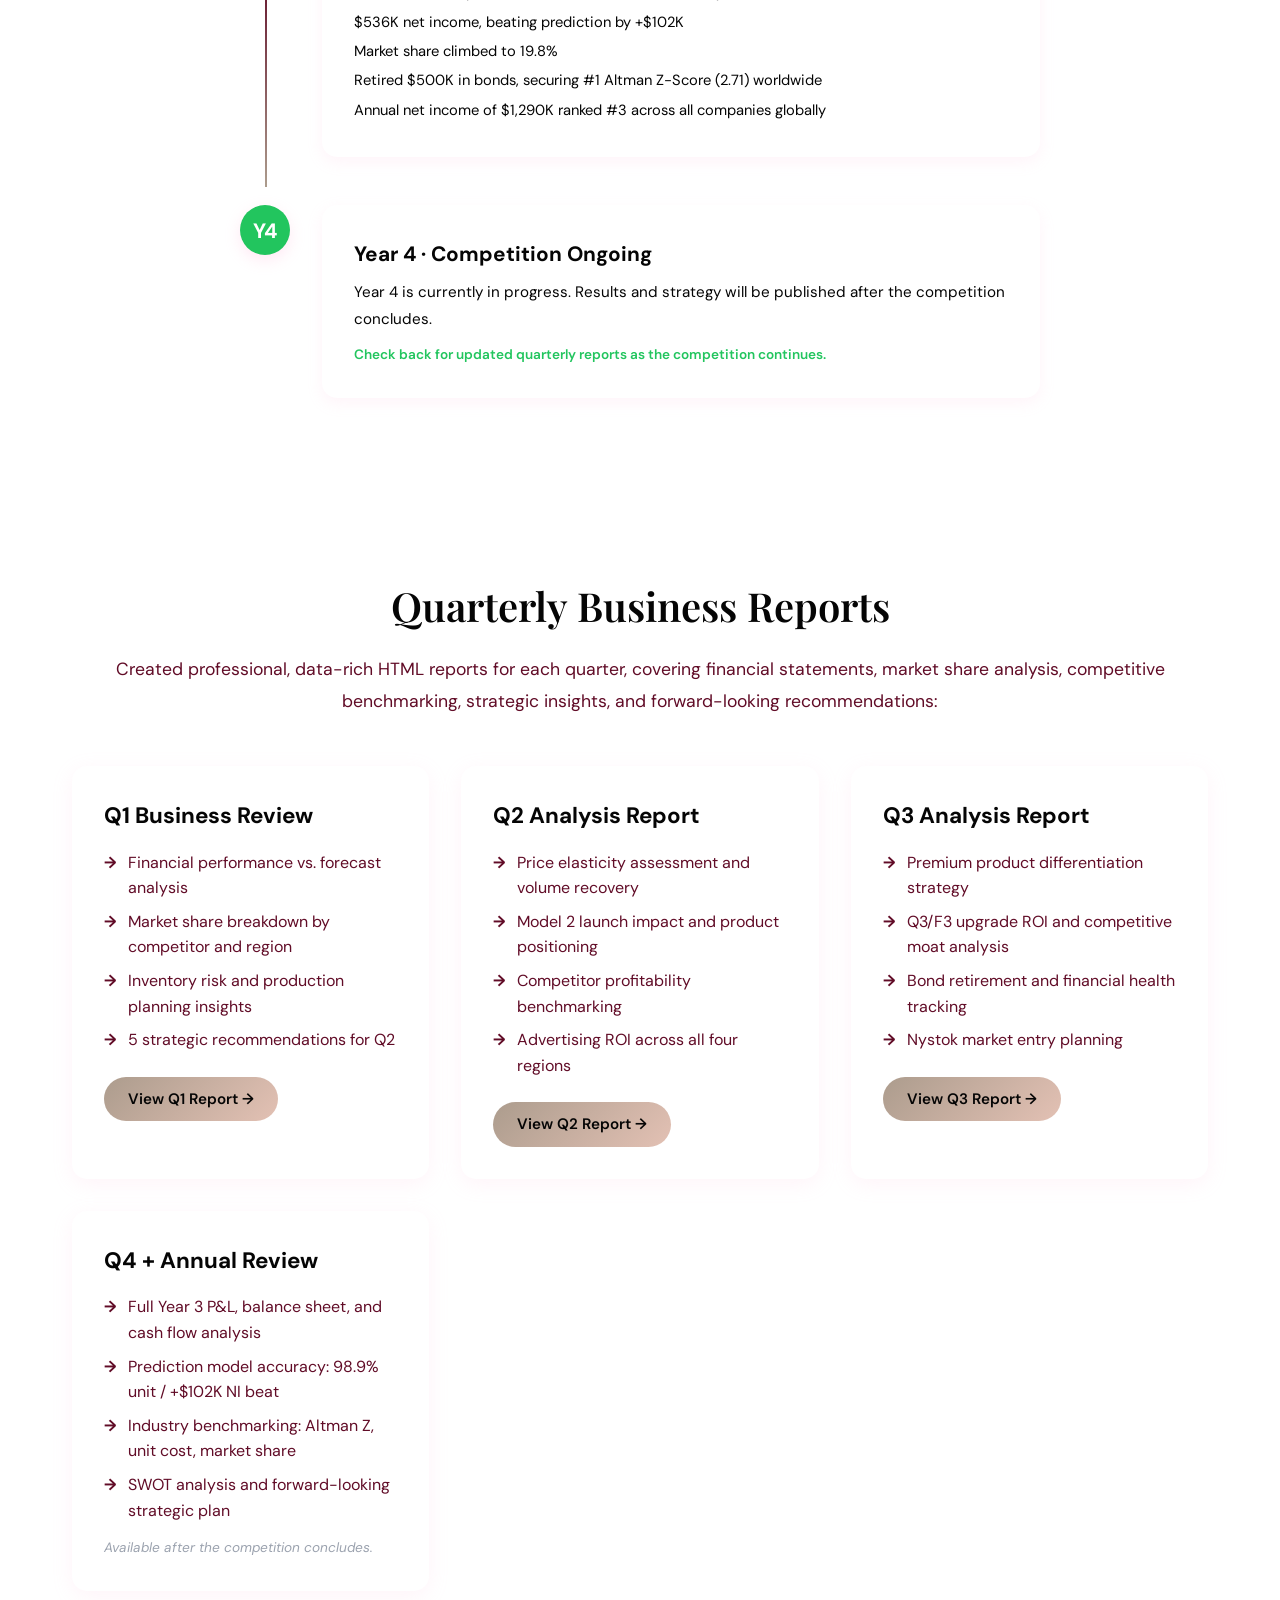
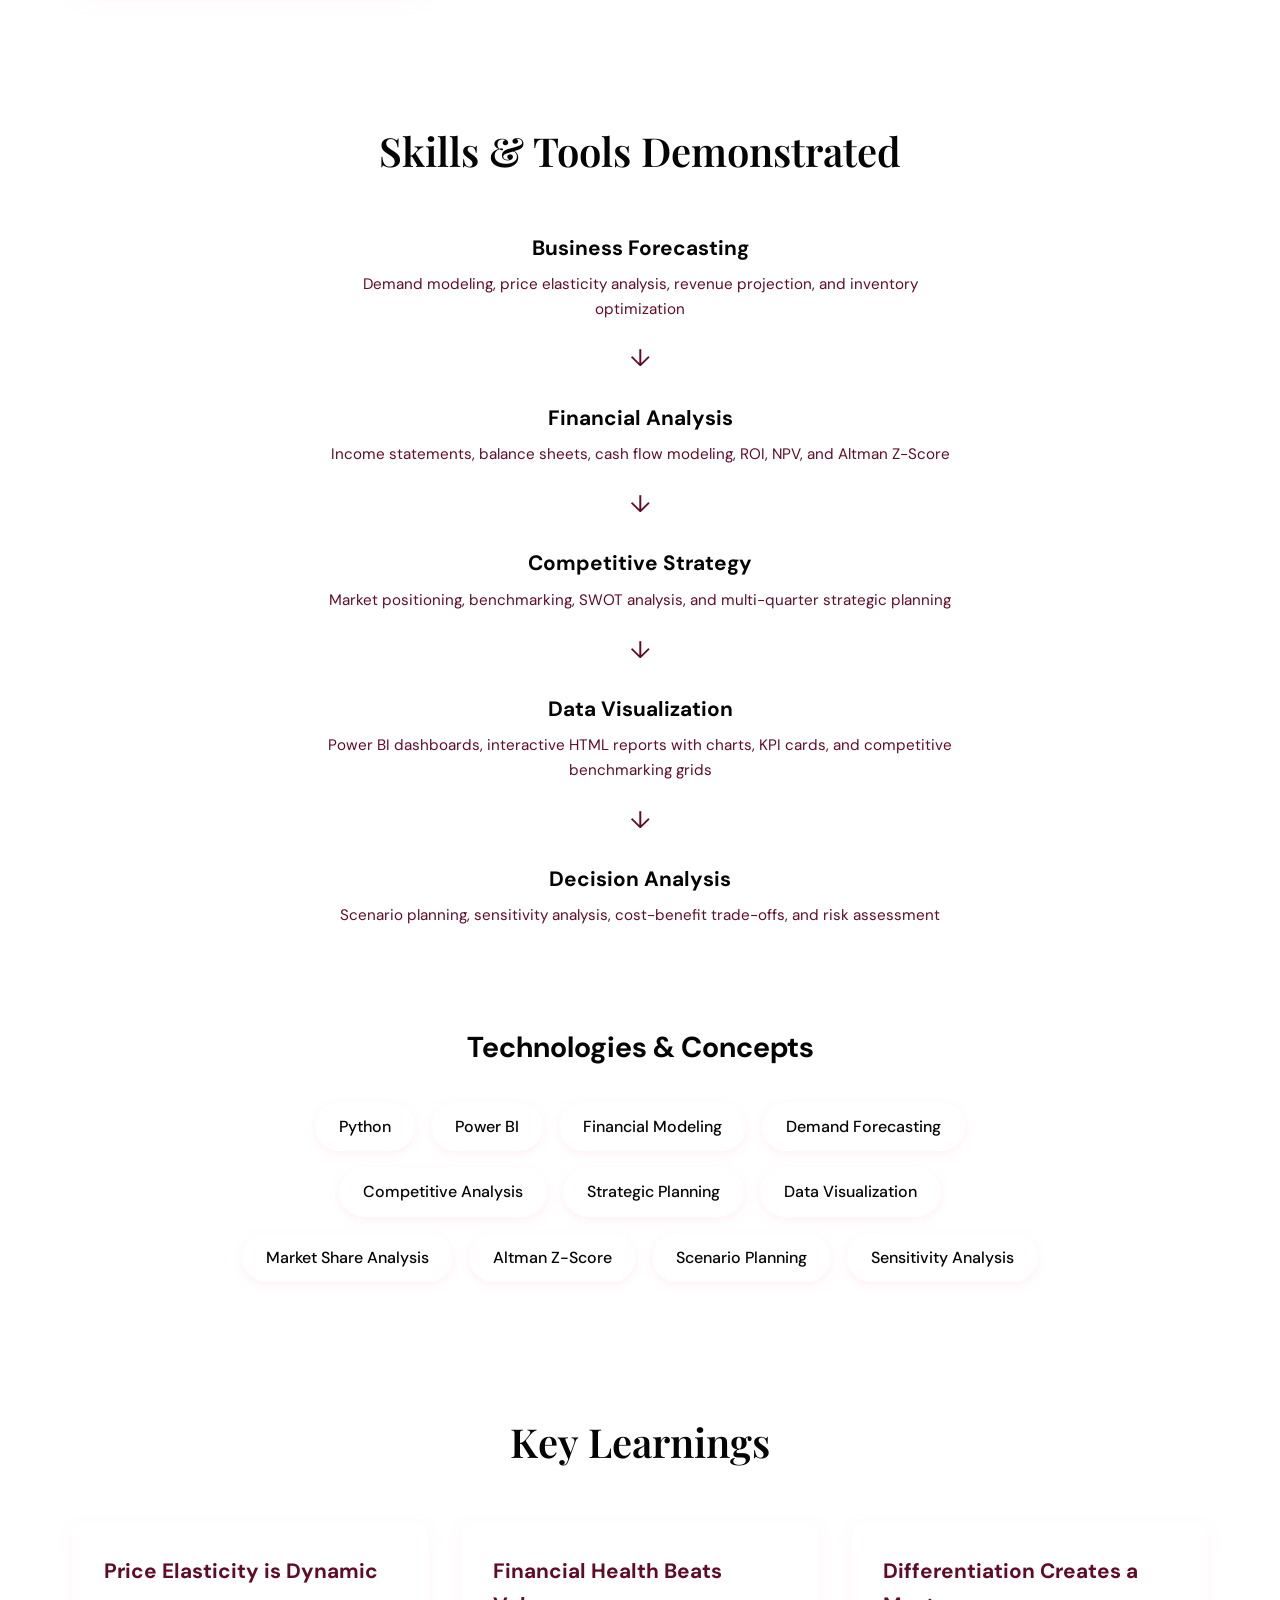
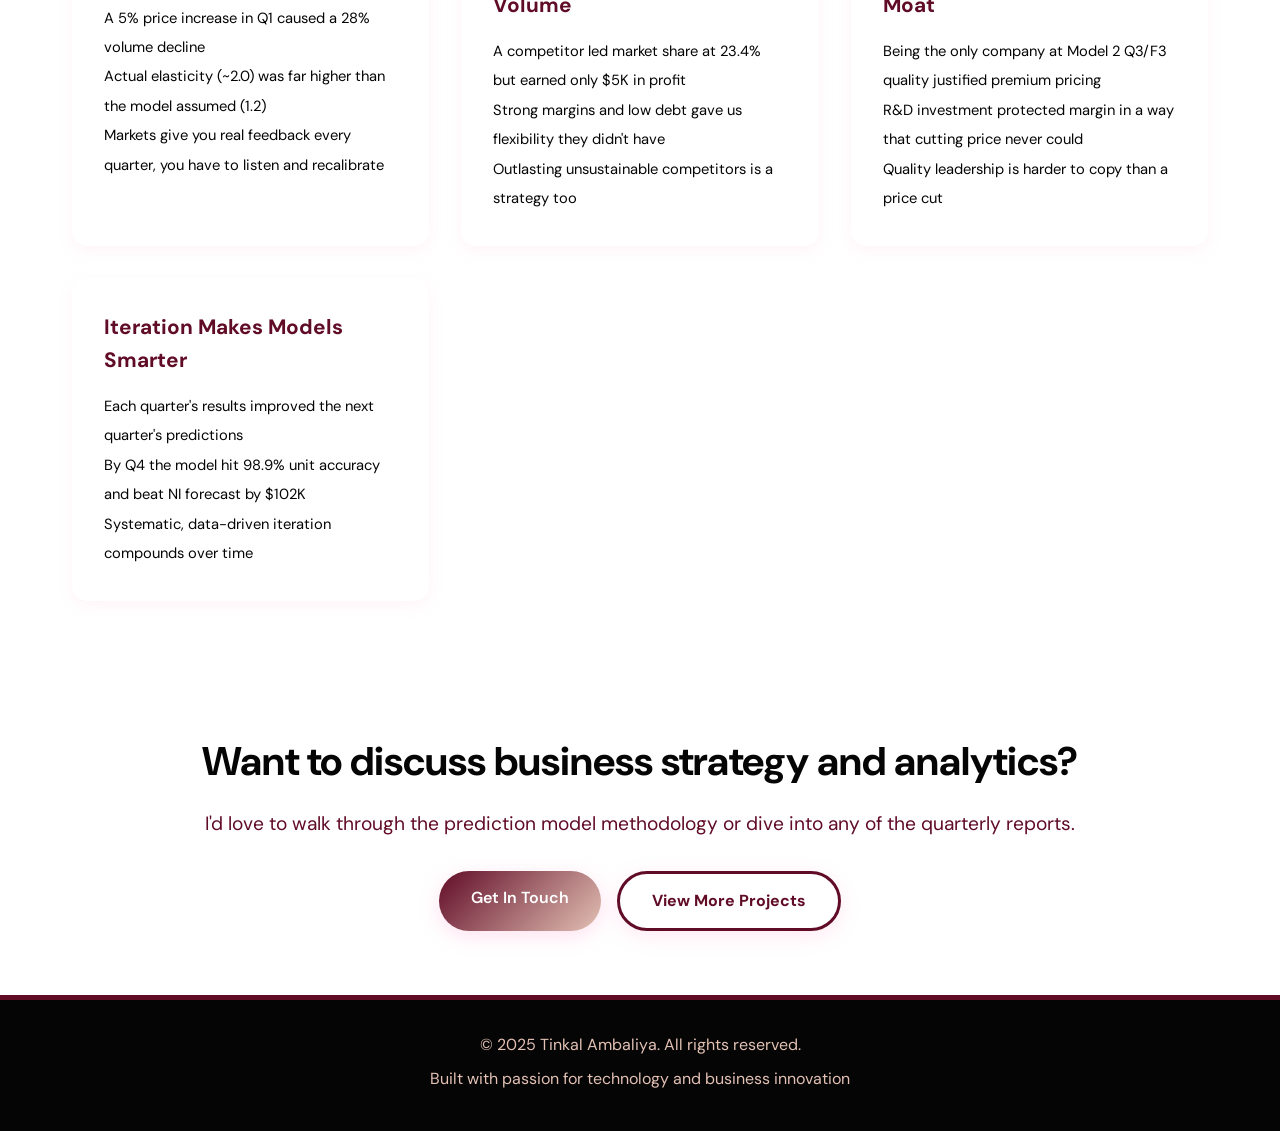
<file: project-icbsc.html>
<!DOCTYPE html>
<html lang="en">
<head>
    <meta charset="UTF-8">
    <meta name="viewport" content="width=device-width, initial-scale=1.0">
    <title>ICBSC Business Simulation | Tinkal Ambaliya</title>
    <link rel="stylesheet" href="styles.css">
    <link rel="stylesheet" href="project-details.css">
    <link rel="preconnect" href="https://fonts.googleapis.com">
    <link rel="preconnect" href="https://fonts.gstatic.com" crossorigin>
    <link href="https://fonts.googleapis.com/css2?family=Playfair+Display:ital,wght@0,600;0,700;1,600&family=DM+Sans:wght@300;400;500;600&display=swap" rel="stylesheet">
</head>
<body>
    <!-- Navigation -->
    <nav class="navbar">
        <div class="container">
            <div class="nav-brand">Tinkal Ambaliya</div>
            <ul class="nav-menu">
                <li><a href="index.html#home" class="nav-link">Home</a></li>
                <li><a href="index.html#about" class="nav-link">About</a></li>
                <li><a href="index.html#projects" class="nav-link">Projects</a></li>
                <li><a href="index.html#contact" class="nav-link">Contact</a></li>
            </ul>
        </div>
    </nav>

    <!-- Project Hero -->
    <section class="project-hero">
        <div class="container">
            <a href="index.html#projects" class="back-link">← Back to Projects</a>
            <h1 class="project-hero-title">ICBSC Business Simulation<br>& Prediction Model</h1>
            <p class="project-hero-subtitle">Business simulation competition · quarterly forecasting, strategy, and financial analysis across 4 universities</p>
            <div class="project-meta">
                <span class="meta-item">Competition: ICBSC 2026</span>
                <span class="meta-item">Team: Hornet Inc. (CSU Sacramento)</span>
                <span class="meta-item">4 Quarters Completed · Year 4 in Progress</span>
                <span class="meta-item">Year: 2026</span>
            </div>
        </div>
    </section>

    <!-- Project Overview -->
    <section class="project-section">
        <div class="container">
            <h2 class="section-title">Project Overview</h2>
            <div class="overview-grid">
                <div class="overview-card">
                    <h3>The Competition</h3>
                    <ul style="list-style: none; padding: 0; margin: 0; line-height: 2; font-size: 0.93rem;">
                        <li>ICBSC 2026 · 5-company international business simulation</li>
                        <li>Teams manage pricing, production, marketing, R&amp;D, and financials each quarter</li>
                        <li>Competing against CSU Long Beach, Gordon University, San Jose State, and CSU Northridge</li>
                        <li>Hornet Inc. represents CSU Sacramento (Company 2, World 1)</li>
                    </ul>
                </div>
                <div class="overview-card">
                    <h3>The Prediction Model</h3>
                    <ul style="list-style: none; padding: 0; margin: 0; line-height: 2; font-size: 0.93rem;">
                        <li>Built a custom Python forecasting engine before each quarter's results were released</li>
                        <li>Predicted units sold, net income, market share, and production costs</li>
                        <li>Integrated price elasticity, competitor analysis, and capacity planning</li>
                        <li>Backed every strategic decision with data rather than guesswork</li>
                    </ul>
                </div>
                <div class="overview-card">
                    <h3>The Results</h3>
                    <ul style="list-style: none; padding: 0; margin: 0; line-height: 2; font-size: 0.93rem;">
                        <li>#1 Altman Z-Score (financial health) worldwide</li>
                        <li>#3 annual net income at $1,290K across all companies</li>
                        <li>98.9% unit forecast accuracy in Q4</li>
                        <li>Only company at Model 2 maximum quality/feature level (Q3/F3)</li>
                        <li>Profitable every single quarter, no exceptions</li>
                    </ul>
                </div>
            </div>
        </div>
    </section>

    <!-- Key Achievements -->
    <section class="project-section highlights-section">
        <div class="container">
            <h2 class="section-title">Key Results</h2>
            <div class="highlights-grid">
                <div class="highlight-card">
                    <div class="highlight-number">#1</div>
                    <div class="highlight-label">Altman Z-Score (World)</div>
                </div>
                <div class="highlight-card">
                    <div class="highlight-number">98.9%</div>
                    <div class="highlight-label">Q4 Unit Forecast Accuracy</div>
                </div>
                <div class="highlight-card">
                    <div class="highlight-number">$1.29M</div>
                    <div class="highlight-label">Annual Net Income (#3 World)</div>
                </div>
                <div class="highlight-card">
                    <div class="highlight-number">4/4</div>
                    <div class="highlight-label">Profitable Quarters</div>
                </div>
            </div>
        </div>
    </section>

    <!-- Power BI Dashboard -->
    <section class="project-section" style="background-color: var(--cream);">
        <div class="container">
            <h2 class="section-title">Power BI Performance Dashboard</h2>
            <div class="role-description">
                <p>Built an interactive Power BI dashboard tracking 12 quarters of Hornet Inc. data, with competitor benchmarking across all 5 companies and NI scenario planning (Plan / High / Low):</p>
            </div>
            <div class="showcase-item">
                <img src="icbsc-powerbi.png" alt="Power BI Performance Dashboard" style="width: 100%; border-radius: 10px; box-shadow: 0 5px 20px rgba(0,0,0,0.15); margin: 20px 0;">
                <p style="color: var(--text-medium); text-align: center; margin-top: 10px;">
                    Power BI dashboard: Hornet Net Income Trend (Y1–Y3), NI scenario bands (Plan / High / Low) by quarter, Average Market Share by company, and Unit Production Cost benchmarking across all competitors
                </p>
            </div>
        </div>
    </section>

    <!-- Prediction Model -->
    <section class="project-section">
        <div class="container">
            <h2 class="section-title">The Prediction Model</h2>
            <div class="role-content">
                <div class="role-description">
                    <p>Before each quarter's simulation results were revealed, I built a forecasting model to predict key business outcomes and drive smarter decisions:</p>
                </div>
                <div class="contributions-grid">
                    <div class="contribution-item">
                        <h3>Demand Forecasting</h3>
                        <ul>
                            <li>Modeled price elasticity to predict unit sales by region</li>
                            <li>Factored competitor pricing and advertising into demand curves</li>
                            <li>Accounted for market seasonality and growth trends</li>
                            <li>Achieved 98.9% accuracy in Q4 unit prediction (450K predicted vs. 445K actual)</li>
                        </ul>
                    </div>
                    <div class="contribution-item">
                        <h3>Financial Projections</h3>
                        <ul>
                            <li>Projected net income including production cost, COGS, and selling expenses</li>
                            <li>Modeled gross margin impact of pricing and volume decisions</li>
                            <li>Forecasted cash flow and liquidity for strategic investments</li>
                            <li>Q4 net income beat prediction by +$102K (actual $536K vs. forecast $434K)</li>
                        </ul>
                    </div>
                    <div class="contribution-item">
                        <h3>Production Planning</h3>
                        <ul>
                            <li>Optimized work hours (40/44/46/48hr scenarios) vs. unit cost trade-offs</li>
                            <li>Modeled inventory carry-over to prevent stockouts and overproduction</li>
                            <li>Calculated per-unit production cost under varying capacity scenarios</li>
                            <li>Selected 46-hour week in Q4, saving ~$140K vs. 48-hour alternative</li>
                        </ul>
                    </div>
                    <div class="contribution-item">
                        <h3>Competitive Intelligence</h3>
                        <ul>
                            <li>Tracked all 5 competitors' pricing, market share, and profitability each quarter</li>
                            <li>Benchmarked Altman Z-Score, unit cost, and selling expenses industry-wide</li>
                            <li>Identified Company 4's unsustainable price-war strategy early ($5K net income)</li>
                            <li>Timed Model 2 premium launch to maximize quality differentiation</li>
                        </ul>
                    </div>
                </div>
            </div>
        </div>
    </section>

    <!-- Strategy Dashboard Screenshots -->
    <section class="project-section" style="background: #0f1117; padding: 60px 0;">
        <div class="container">
            <h2 class="section-title" style="color: #ffffff;">ICBSC Strategy Dashboard v2.3</h2>
            <p style="color: #9ca3af; text-align: center; margin-bottom: 40px; font-size: 1rem;">
                Interactive forecasting tool built to simulate every decision before submitting, showing predicted market share, net income, revenue, and units sold with scenario recommendations
            </p>

            <div class="showcase-item" style="margin-bottom: 40px;">
                <p style="color: #6b7280; font-size: 0.85rem; text-transform: uppercase; letter-spacing: 1px; font-weight: 600; margin-bottom: 10px;">Predicted Results: Y3Q4 Peak Season</p>
                <img src="icbsc-prediction-results.png" alt="ICBSC Predicted Results Dashboard" style="width: 100%; border-radius: 10px; box-shadow: 0 8px 32px rgba(0,0,0,0.5); margin-bottom: 12px;">
                <p style="color: #6b7280; text-align: center; font-size: 0.9rem;">
                    Dashboard predicted 19.7% market share, $580K net income, and 454K units sold before results were revealed. Actual: 19.8% / $536K / 445K (98.9% unit accuracy)
                </p>
            </div>

            <div style="display: grid; grid-template-columns: 1fr 1fr; gap: 24px;">
                <div class="showcase-item">
                    <p style="color: #6b7280; font-size: 0.85rem; text-transform: uppercase; letter-spacing: 1px; font-weight: 600; margin-bottom: 10px;">Strategy Builder: Interactive Sliders</p>
                    <img src="icbsc-strategy-builder.png" alt="ICBSC Strategy Builder" style="width: 100%; border-radius: 10px; box-shadow: 0 8px 32px rgba(0,0,0,0.5); margin-bottom: 10px;">
                    <p style="color: #6b7280; font-size: 0.85rem;">
                        Adjust price, advertising, salespeople, and order quantities by region; model recalculates predicted NI, share, and revenue in real time
                    </p>
                </div>
                <div class="showcase-item">
                    <p style="color: #6b7280; font-size: 0.85rem; text-transform: uppercase; letter-spacing: 1px; font-weight: 600; margin-bottom: 10px;">Competitor Intelligence: Q3 Actuals + Q4 Outlook</p>
                    <img src="icbsc-competitor-intel.png" alt="ICBSC Competitor Intelligence" style="width: 100%; border-radius: 10px; box-shadow: 0 8px 32px rgba(0,0,0,0.5); margin-bottom: 10px;">
                    <p style="color: #6b7280; font-size: 0.85rem;">
                        Full competitor table tracking units, share, revenue, NI, pricing by region, model quality, bonds, cash, and Altman Z, updated each quarter
                    </p>
                </div>
            </div>
        </div>
    </section>

    <!-- Quarterly Journey -->
    <section class="project-section process-section">
        <div class="container">
            <h2 class="section-title">Quarterly Strategy Journey</h2>
            <div class="process-timeline">
                <div class="process-step">
                    <div class="step-number">Q1</div>
                    <div class="step-content">
                        <h3>Q1 FY2026 · Price War Begins</h3>
                        <ul style="list-style: none; padding: 0; margin: 8px 0 0; line-height: 2; font-size: 0.92rem;">
                            <li>A competitor initiated an aggressive price war, cutting to $9.00</li>
                            <li>Held premium pricing at $10.50, resulting in market share dip to 17.7%</li>
                            <li>Maintained $248K net income, second-highest profitability in the industry</li>
                            <li>Strong $3.9M liquidity position preserved for strategic response</li>
                            <li>Identified the price-war strategy as unsustainable (23.4% share, only $5K profit)</li>
                        </ul>
                    </div>
                </div>
                <div class="process-step">
                    <div class="step-number">Q2</div>
                    <div class="step-content">
                        <h3>Q2 FY2026 · Strategic Price Correction</h3>
                        <ul style="list-style: none; padding: 0; margin: 8px 0 0; line-height: 2; font-size: 0.92rem;">
                            <li>Targeted price cuts to $10.20 across all Merica regions</li>
                            <li>Increased advertising investment by 20%+ to rebuild brand presence</li>
                            <li>Recovered market share to 17.9% while generating $239K net income</li>
                            <li>Launched Model 2 and upgraded quality/features to Q2/F2</li>
                            <li>Began product differentiation strategy to separate from low-cost competitors</li>
                        </ul>
                    </div>
                </div>
                <div class="process-step">
                    <div class="step-number">Q3</div>
                    <div class="step-content">
                        <h3>Q3 FY2026 · Premium Positioning</h3>
                        <ul style="list-style: none; padding: 0; margin: 8px 0 0; line-height: 2; font-size: 0.92rem;">
                            <li>Raised prices to $10.70–$10.80, signaling a clear premium tier</li>
                            <li>Upgraded Model 2 to Q3/F3, the highest quality and feature level available</li>
                            <li>Became the ONLY company across all 5 universities at this product tier</li>
                            <li>Grew market share to 19.4% with $241K net income</li>
                            <li>Started bond retirement to improve financial health and Altman Z-Score</li>
                        </ul>
                    </div>
                </div>
                <div class="process-step">
                    <div class="step-number">Q4</div>
                    <div class="step-content">
                        <h3>Q4 FY2026 · Best Quarter of the Year</h3>
                        <ul style="list-style: none; padding: 0; margin: 8px 0 0; line-height: 2; font-size: 0.92rem;">
                            <li>445K units sold, prediction was 450K (98.9% accuracy)</li>
                            <li>$536K net income, beating prediction by +$102K</li>
                            <li>Market share climbed to 19.8%</li>
                            <li>Retired $500K in bonds, securing #1 Altman Z-Score (2.71) worldwide</li>
                            <li>Annual net income of $1,290K ranked #3 across all companies globally</li>
                        </ul>
                    </div>
                </div>
                <div class="process-step">
                    <div class="step-number" style="background: #22c55e;">Y4</div>
                    <div class="step-content">
                        <h3>Year 4 · Competition Ongoing</h3>
                        <p style="font-size: 0.95rem; line-height: 1.8; margin: 8px 0 0; color: inherit;">
                            Year 4 is currently in progress. Results and strategy will be published after the competition concludes.
                        </p>
                        <p style="font-size: 0.85rem; color: #22c55e; font-weight: 600; margin-top: 10px;">Check back for updated quarterly reports as the competition continues.</p>
                    </div>
                </div>
            </div>
        </div>
    </section>

    <!-- Reports Showcase -->
    <section class="project-section" style="background-color: var(--cream);">
        <div class="container">
            <h2 class="section-title">Quarterly Business Reports</h2>
            <div class="role-description">
                <p>Created professional, data-rich HTML reports for each quarter, covering financial statements, market share analysis, competitive benchmarking, strategic insights, and forward-looking recommendations:</p>
            </div>
            <div class="results-grid">
                <div class="result-card">
                    <h3>Q1 Business Review</h3>
                    <ul>
                        <li>Financial performance vs. forecast analysis</li>
                        <li>Market share breakdown by competitor and region</li>
                        <li>Inventory risk and production planning insights</li>
                        <li>5 strategic recommendations for Q2</li>
                    </ul>
                    <a href="ICBSC Project/Q1_FY2026_Business_Review.html" class="btn btn-project" target="_blank" style="display:inline-block; margin-top: 16px;">View Q1 Report →</a>
                </div>
                <div class="result-card">
                    <h3>Q2 Analysis Report</h3>
                    <ul>
                        <li>Price elasticity assessment and volume recovery</li>
                        <li>Model 2 launch impact and product positioning</li>
                        <li>Competitor profitability benchmarking</li>
                        <li>Advertising ROI across all four regions</li>
                    </ul>
                    <a href="ICBSC Project/Q2_FY2026_Analysis_Report.html" class="btn btn-project" target="_blank" style="display:inline-block; margin-top: 16px;">View Q2 Report →</a>
                </div>
                <div class="result-card">
                    <h3>Q3 Analysis Report</h3>
                    <ul>
                        <li>Premium product differentiation strategy</li>
                        <li>Q3/F3 upgrade ROI and competitive moat analysis</li>
                        <li>Bond retirement and financial health tracking</li>
                        <li>Nystok market entry planning</li>
                    </ul>
                    <a href="ICBSC Project/Q3_FY2026_Analysis_Report.html" class="btn btn-project" target="_blank" style="display:inline-block; margin-top: 16px;">View Q3 Report →</a>
                </div>
                <div class="result-card">
                    <h3>Q4 + Annual Review</h3>
                    <ul>
                        <li>Full Year 3 P&amp;L, balance sheet, and cash flow analysis</li>
                        <li>Prediction model accuracy: 98.9% unit / +$102K NI beat</li>
                        <li>Industry benchmarking: Altman Z, unit cost, market share</li>
                        <li>SWOT analysis and forward-looking strategic plan</li>
                    </ul>
                    <p style="font-size: 0.85rem; color: #9ca3af; font-style: italic; margin-top: 14px;">Available after the competition concludes.</p>
                </div>
            </div>
        </div>
    </section>

    <!-- Skills & Tools -->
    <section class="project-section tech-section">
        <div class="container">
            <h2 class="section-title">Skills & Tools Demonstrated</h2>
            <div class="tech-architecture">
                <div class="arch-layer">
                    <h3>Business Forecasting</h3>
                    <p>Demand modeling, price elasticity analysis, revenue projection, and inventory optimization</p>
                </div>
                <div class="arch-layer">
                    <h3>Financial Analysis</h3>
                    <p>Income statements, balance sheets, cash flow modeling, ROI, NPV, and Altman Z-Score</p>
                </div>
                <div class="arch-layer">
                    <h3>Competitive Strategy</h3>
                    <p>Market positioning, benchmarking, SWOT analysis, and multi-quarter strategic planning</p>
                </div>
                <div class="arch-layer">
                    <h3>Data Visualization</h3>
                    <p>Power BI dashboards, interactive HTML reports with charts, KPI cards, and competitive benchmarking grids</p>
                </div>
                <div class="arch-layer">
                    <h3>Decision Analysis</h3>
                    <p>Scenario planning, sensitivity analysis, cost-benefit trade-offs, and risk assessment</p>
                </div>
            </div>

            <div class="tech-stack">
                <h3>Technologies & Concepts</h3>
                <div class="tech-tags-grid">
                    <span class="tech-tag-large">Python</span>
                    <span class="tech-tag-large">Power BI</span>
                    <span class="tech-tag-large">Financial Modeling</span>
                    <span class="tech-tag-large">Demand Forecasting</span>
                    <span class="tech-tag-large">Competitive Analysis</span>
                    <span class="tech-tag-large">Strategic Planning</span>
                    <span class="tech-tag-large">Data Visualization</span>
                    <span class="tech-tag-large">Market Share Analysis</span>
                    <span class="tech-tag-large">Altman Z-Score</span>
                    <span class="tech-tag-large">Scenario Planning</span>
                    <span class="tech-tag-large">Sensitivity Analysis</span>
                </div>
            </div>
        </div>
    </section>

    <!-- Key Learnings -->
    <section class="project-section lessons-section">
        <div class="container">
            <h2 class="section-title">Key Learnings</h2>
            <div class="lessons-content">
                <div class="lesson-item">
                    <h3>Price Elasticity is Dynamic</h3>
                    <ul style="list-style: none; padding: 0; margin: 8px 0 0; line-height: 2; font-size: 0.92rem;">
                        <li>A 5% price increase in Q1 caused a 28% volume decline</li>
                        <li>Actual elasticity (~2.0) was far higher than the model assumed (1.2)</li>
                        <li>Markets give you real feedback every quarter, you have to listen and recalibrate</li>
                    </ul>
                </div>
                <div class="lesson-item">
                    <h3>Financial Health Beats Volume</h3>
                    <ul style="list-style: none; padding: 0; margin: 8px 0 0; line-height: 2; font-size: 0.92rem;">
                        <li>A competitor led market share at 23.4% but earned only $5K in profit</li>
                        <li>Strong margins and low debt gave us flexibility they didn't have</li>
                        <li>Outlasting unsustainable competitors is a strategy too</li>
                    </ul>
                </div>
                <div class="lesson-item">
                    <h3>Differentiation Creates a Moat</h3>
                    <ul style="list-style: none; padding: 0; margin: 8px 0 0; line-height: 2; font-size: 0.92rem;">
                        <li>Being the only company at Model 2 Q3/F3 quality justified premium pricing</li>
                        <li>R&amp;D investment protected margin in a way that cutting price never could</li>
                        <li>Quality leadership is harder to copy than a price cut</li>
                    </ul>
                </div>
                <div class="lesson-item">
                    <h3>Iteration Makes Models Smarter</h3>
                    <ul style="list-style: none; padding: 0; margin: 8px 0 0; line-height: 2; font-size: 0.92rem;">
                        <li>Each quarter's results improved the next quarter's predictions</li>
                        <li>By Q4 the model hit 98.9% unit accuracy and beat NI forecast by $102K</li>
                        <li>Systematic, data-driven iteration compounds over time</li>
                    </ul>
                </div>
            </div>
        </div>
    </section>

    <!-- CTA Section -->
    <section class="project-cta">
        <div class="container">
            <h2>Want to discuss business strategy and analytics?</h2>
            <p>I'd love to walk through the prediction model methodology or dive into any of the quarterly reports.</p>
            <div class="cta-buttons">
                <a href="index.html#contact" class="btn btn-primary">Get In Touch</a>
                <a href="index.html#projects" class="btn btn-secondary">View More Projects</a>
            </div>
        </div>
    </section>

    <!-- Footer -->
    <footer class="footer">
        <div class="container">
            <p>&copy; 2025 Tinkal Ambaliya. All rights reserved.</p>
            <p>Built with passion for technology and business innovation</p>
        </div>
    </footer>

    <script src="script.js"></script>
</body>
</html>
</file>
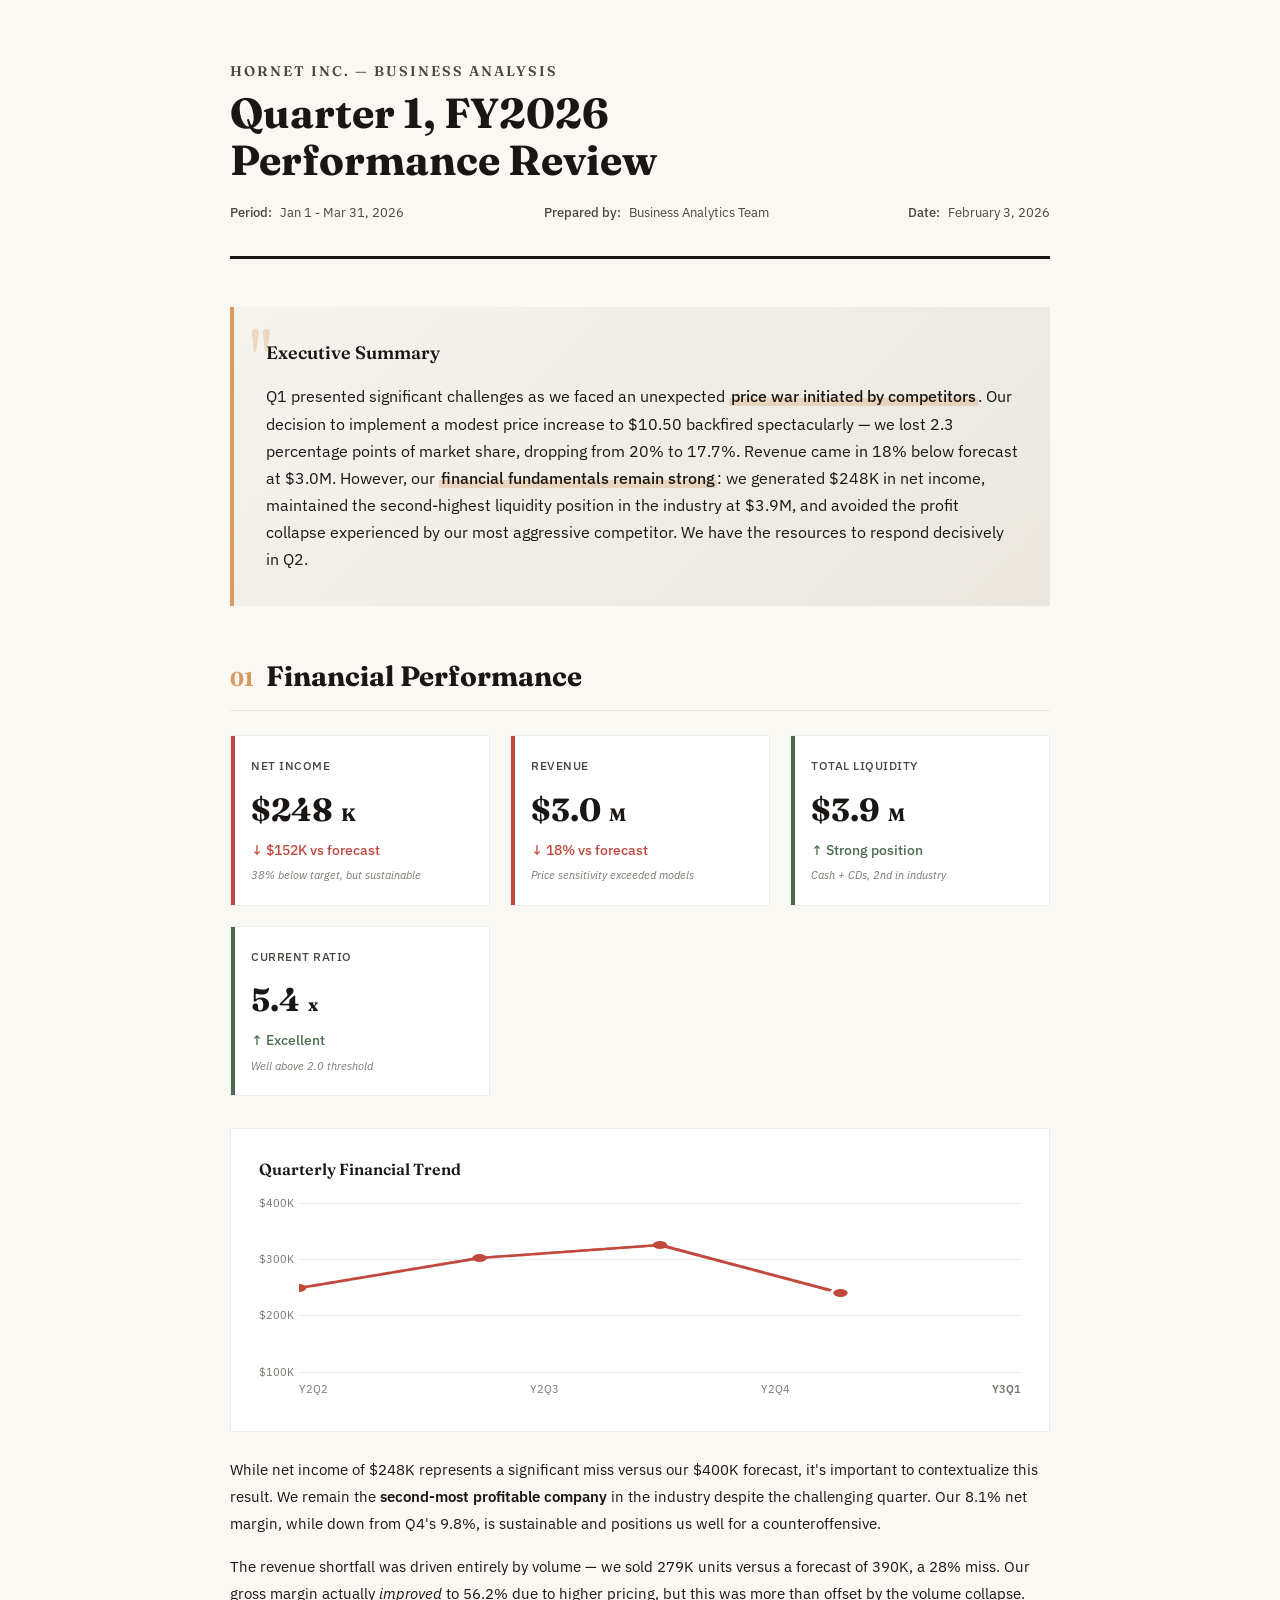
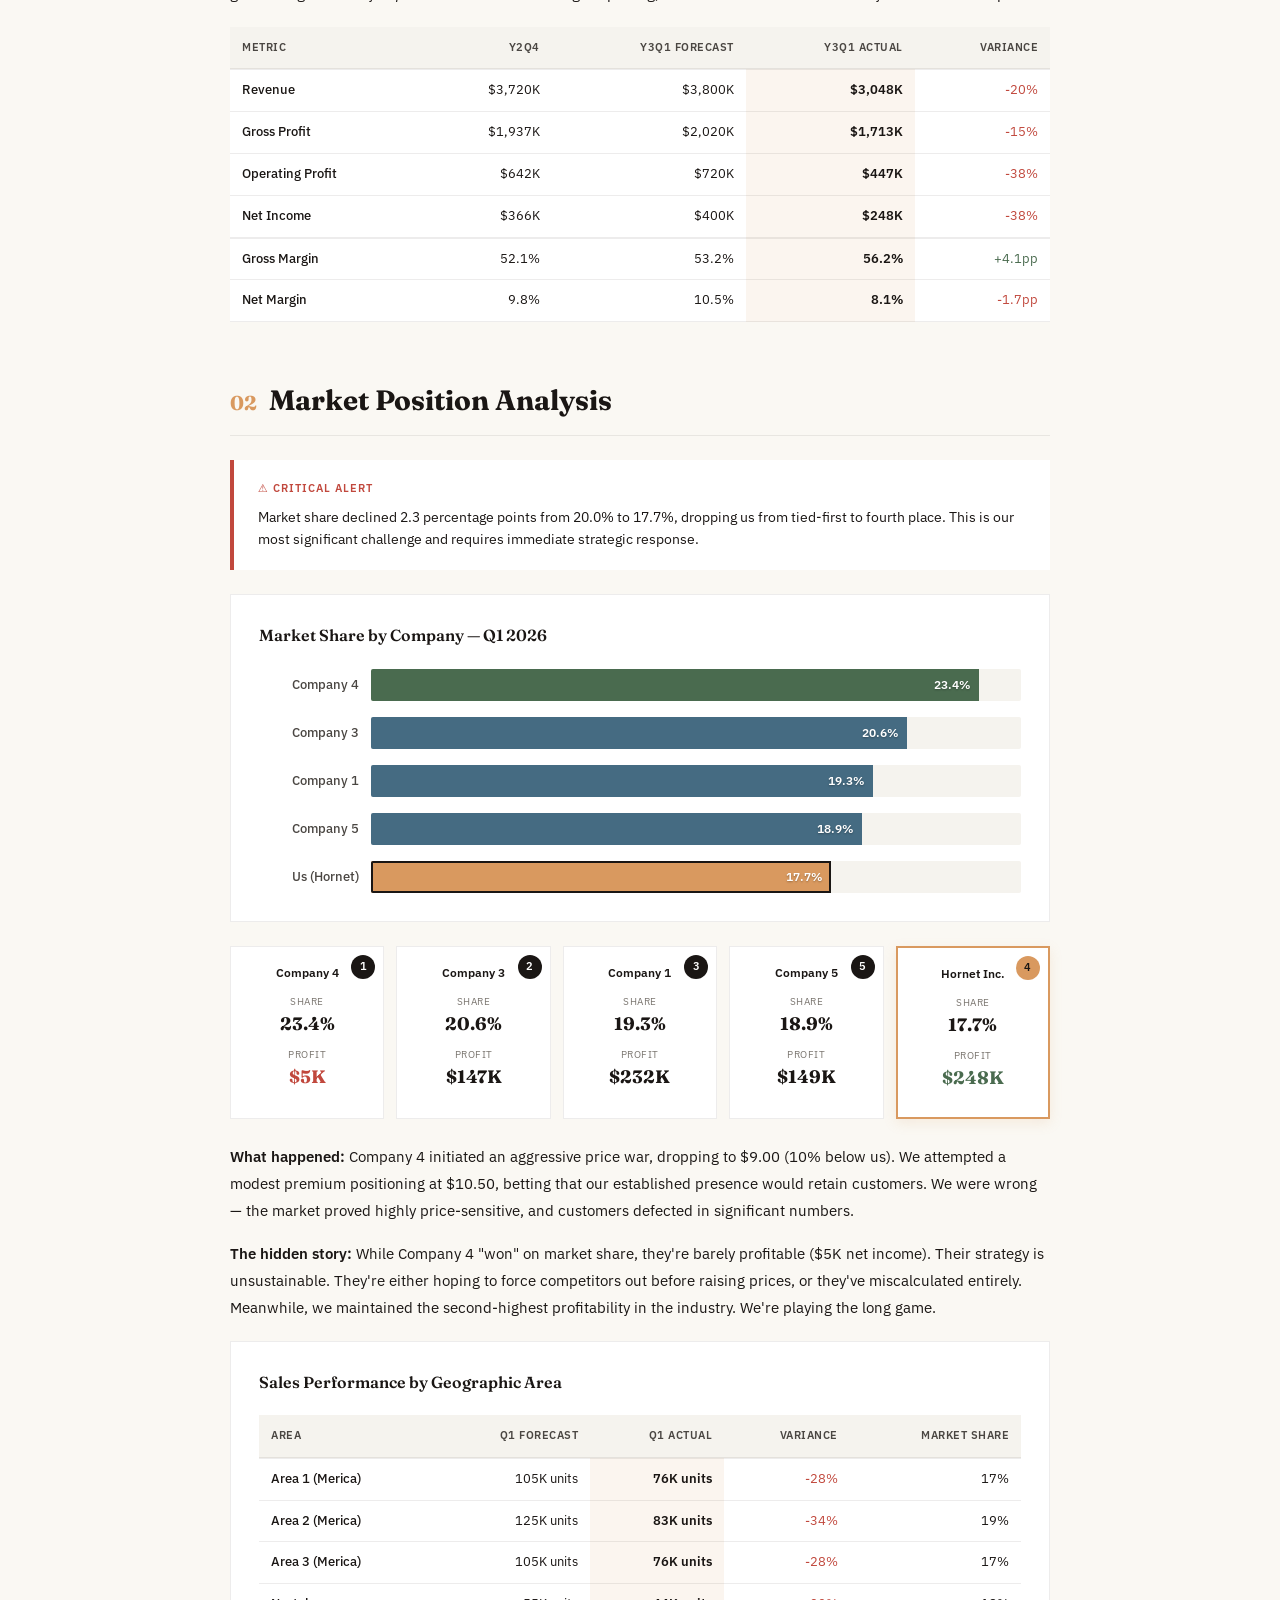
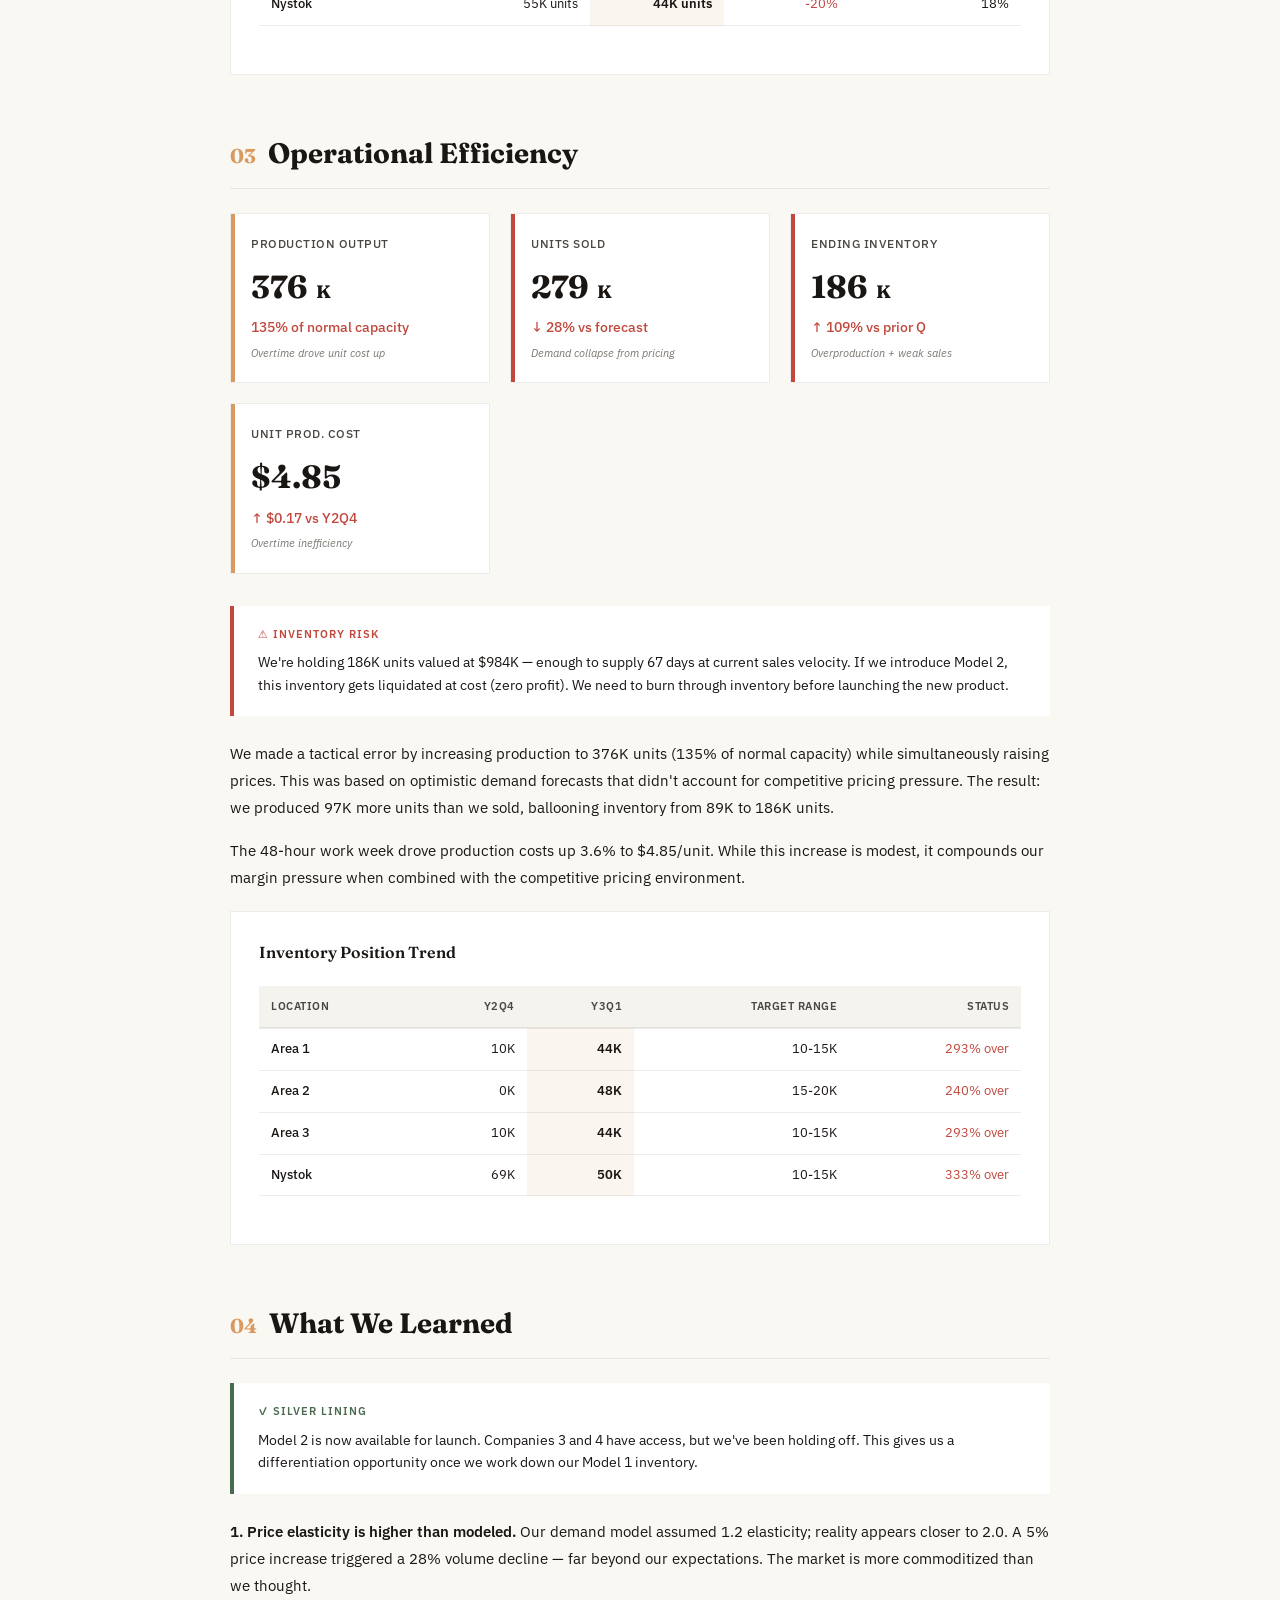
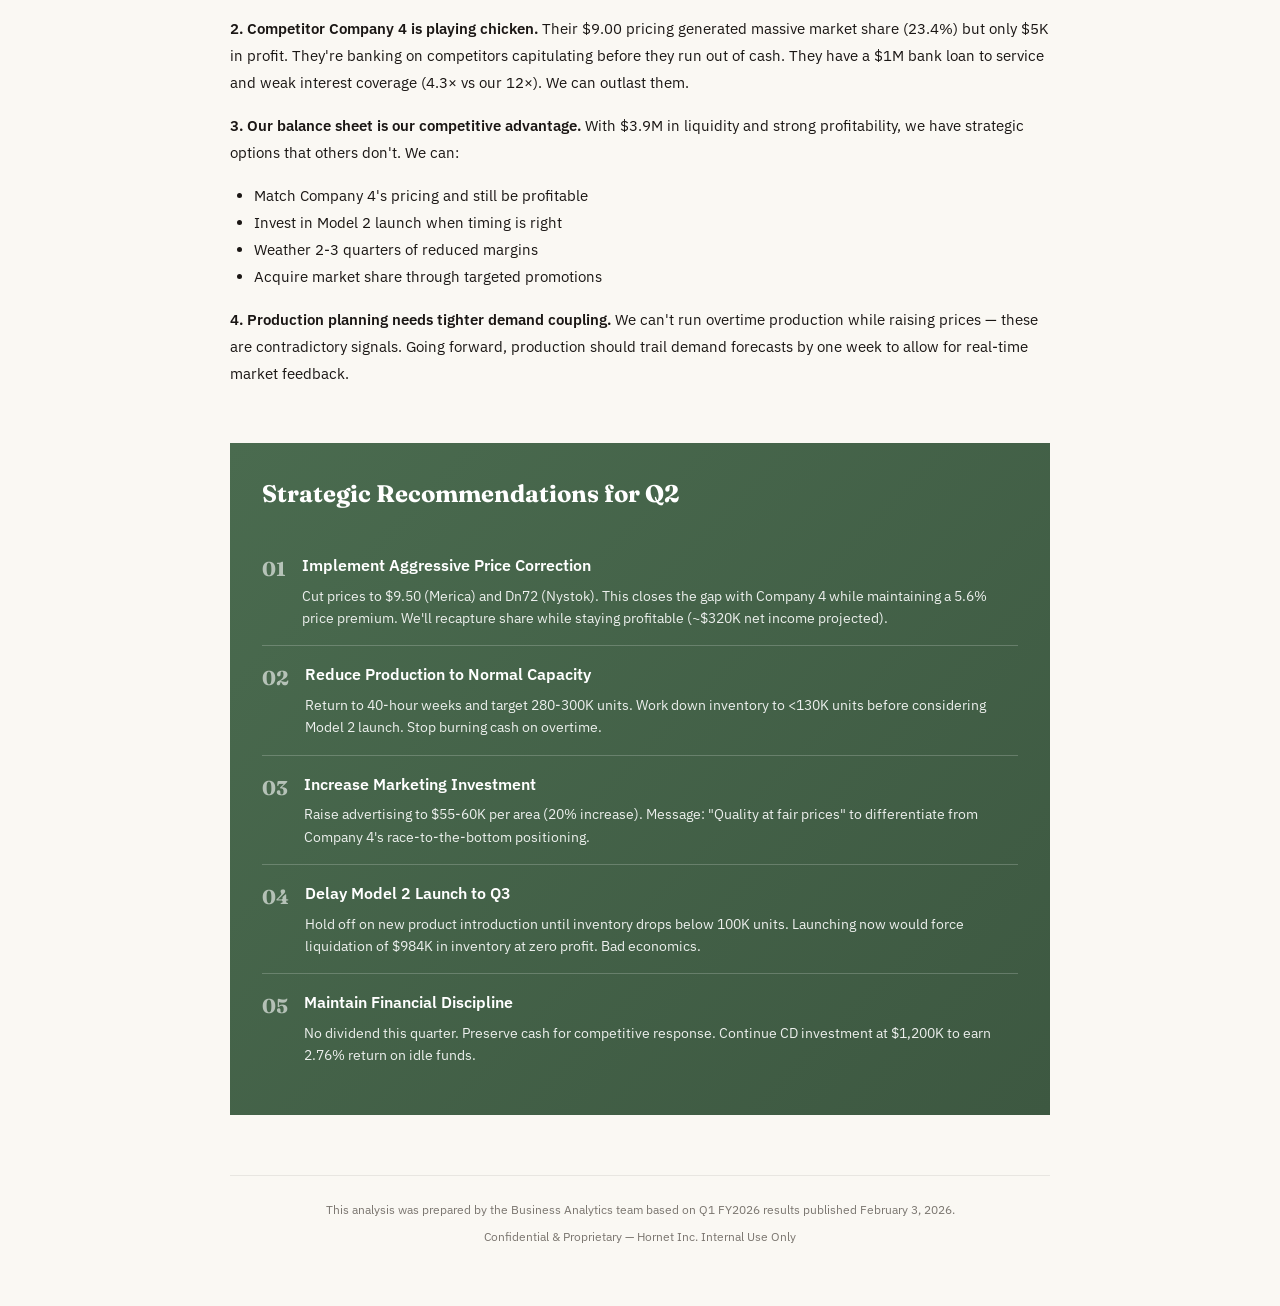
<file: ICBSC Project/Q1_FY2026_Business_Review.html>
<!DOCTYPE html>
<html lang="en">
<head>
<meta charset="UTF-8">
<meta name="viewport" content="width=device-width, initial-scale=1.0">
<title>Q1 FY2026 Business Review - Hornet Inc.</title>
<link href="https://fonts.googleapis.com/css2?family=Fraunces:wght@400;600;700&family=IBM+Plex+Sans:wght@300;400;500;600&display=swap" rel="stylesheet">
<style>
:root {
  --paper: #faf8f3;
  --ink-dark: #1a1614;
  --ink-medium: #4a4642;
  --ink-light: #7a756f;
  --accent-red: #c1483d;
  --accent-amber: #d9995f;
  --accent-green: #4a6b4f;
  --accent-blue: #456b82;
  --grid-line: rgba(26, 22, 20, 0.08);
}

* { margin: 0; padding: 0; box-sizing: border-box; }

body {
  font-family: 'IBM Plex Sans', system-ui, sans-serif;
  background: var(--paper);
  color: var(--ink-dark);
  line-height: 1.6;
  -webkit-font-smoothing: antialiased;
}

.report-container {
  max-width: 900px;
  margin: 0 auto;
  padding: 60px 40px;
}

/* Header */
.report-header {
  border-bottom: 3px solid var(--ink-dark);
  padding-bottom: 32px;
  margin-bottom: 48px;
}

.company-name {
  font-family: 'Fraunces', serif;
  font-size: 14px;
  font-weight: 600;
  letter-spacing: 2px;
  text-transform: uppercase;
  color: var(--ink-medium);
  margin-bottom: 8px;
}

.report-title {
  font-family: 'Fraunces', serif;
  font-size: 42px;
  font-weight: 700;
  line-height: 1.1;
  margin-bottom: 16px;
  color: var(--ink-dark);
}

.report-meta {
  display: flex;
  justify-content: space-between;
  flex-wrap: wrap;
  gap: 12px;
  font-size: 13px;
  color: var(--ink-medium);
  margin-top: 20px;
}

.meta-item { display: flex; align-items: center; gap: 8px; }
.meta-label { font-weight: 500; }

/* Executive Summary */
.exec-summary {
  background: linear-gradient(135deg, #f5f3ee 0%, #ebe7df 100%);
  padding: 32px;
  border-left: 4px solid var(--accent-amber);
  margin-bottom: 48px;
  position: relative;
}

.exec-summary::before {
  content: '"';
  position: absolute;
  top: 16px;
  left: 16px;
  font-size: 72px;
  font-family: 'Fraunces', serif;
  color: var(--accent-amber);
  opacity: 0.3;
  line-height: 1;
}

.exec-summary h2 {
  font-family: 'Fraunces', serif;
  font-size: 18px;
  font-weight: 600;
  margin-bottom: 16px;
  color: var(--ink-dark);
}

.exec-summary p {
  font-size: 16px;
  line-height: 1.7;
  color: var(--ink-dark);
  position: relative;
  z-index: 1;
}

.highlight {
  background: linear-gradient(180deg, transparent 60%, rgba(217, 153, 95, 0.3) 60%);
  font-weight: 500;
  padding: 0 2px;
}

/* Section Headers */
.section {
  margin-bottom: 56px;
}

.section-header {
  display: flex;
  align-items: baseline;
  gap: 12px;
  margin-bottom: 24px;
  padding-bottom: 12px;
  border-bottom: 1px solid var(--grid-line);
}

.section-number {
  font-family: 'Fraunces', serif;
  font-size: 20px;
  font-weight: 700;
  color: var(--accent-amber);
}

.section-title {
  font-family: 'Fraunces', serif;
  font-size: 28px;
  font-weight: 700;
  color: var(--ink-dark);
}

/* Metrics Grid */
.metrics-grid {
  display: grid;
  grid-template-columns: repeat(auto-fit, minmax(200px, 1fr));
  gap: 20px;
  margin-bottom: 32px;
}

.metric-card {
  background: white;
  border: 1px solid var(--grid-line);
  padding: 20px;
  position: relative;
  overflow: hidden;
}

.metric-card::before {
  content: '';
  position: absolute;
  top: 0;
  left: 0;
  width: 4px;
  height: 100%;
  background: var(--accent-blue);
}

.metric-card.negative::before { background: var(--accent-red); }
.metric-card.positive::before { background: var(--accent-green); }
.metric-card.warning::before { background: var(--accent-amber); }

.metric-label {
  font-size: 12px;
  font-weight: 500;
  text-transform: uppercase;
  letter-spacing: 0.5px;
  color: var(--ink-medium);
  margin-bottom: 8px;
}

.metric-value {
  font-family: 'Fraunces', serif;
  font-size: 32px;
  font-weight: 700;
  color: var(--ink-dark);
  margin-bottom: 4px;
  display: flex;
  align-items: baseline;
  gap: 8px;
}

.metric-change {
  font-size: 14px;
  font-weight: 500;
  display: flex;
  align-items: center;
  gap: 4px;
}

.metric-change.down { color: var(--accent-red); }
.metric-change.up { color: var(--accent-green); }

.metric-context {
  font-size: 11px;
  color: var(--ink-light);
  margin-top: 6px;
  font-style: italic;
}

/* Charts */
.chart-container {
  background: white;
  border: 1px solid var(--grid-line);
  padding: 28px;
  margin-bottom: 24px;
}

.chart-title {
  font-family: 'Fraunces', serif;
  font-size: 16px;
  font-weight: 600;
  margin-bottom: 20px;
  color: var(--ink-dark);
}

/* Bar Chart */
.bar-chart {
  display: flex;
  flex-direction: column;
  gap: 16px;
}

.bar-row {
  display: flex;
  align-items: center;
  gap: 12px;
}

.bar-label {
  width: 100px;
  font-size: 13px;
  font-weight: 500;
  color: var(--ink-medium);
  text-align: right;
}

.bar-track {
  flex: 1;
  height: 32px;
  background: #f5f3ee;
  position: relative;
  border-radius: 2px;
  overflow: hidden;
}

.bar-fill {
  height: 100%;
  background: var(--accent-blue);
  display: flex;
  align-items: center;
  justify-content: flex-end;
  padding-right: 8px;
  transition: width 1.2s cubic-bezier(0.4, 0, 0.2, 1);
}

.bar-fill.leader { background: var(--accent-green); }
.bar-fill.us { background: var(--accent-amber); box-shadow: inset 0 0 0 2px var(--ink-dark); }
.bar-fill.danger { background: var(--accent-red); }

.bar-value {
  font-size: 12px;
  font-weight: 600;
  color: white;
  text-shadow: 0 1px 2px rgba(0,0,0,0.3);
}

/* Line Chart */
.line-chart {
  position: relative;
  height: 200px;
  margin-top: 20px;
}

.line-chart-grid {
  position: absolute;
  top: 0;
  left: 40px;
  right: 0;
  bottom: 30px;
  display: flex;
  flex-direction: column;
  justify-content: space-between;
}

.grid-line-h {
  height: 1px;
  background: var(--grid-line);
  position: relative;
}

.grid-label-y {
  position: absolute;
  left: -40px;
  top: -8px;
  font-size: 11px;
  color: var(--ink-light);
}

.line-chart-path {
  position: absolute;
  top: 0;
  left: 40px;
  right: 0;
  bottom: 30px;
}

.line-chart svg { width: 100%; height: 100%; }

.line-chart-labels {
  position: absolute;
  bottom: 0;
  left: 40px;
  right: 0;
  height: 30px;
  display: flex;
  justify-content: space-between;
  align-items: flex-end;
  padding-bottom: 4px;
}

.line-label-x {
  font-size: 11px;
  color: var(--ink-light);
}

/* Insight Box */
.insight-box {
  background: #fff;
  border-left: 4px solid var(--accent-blue);
  padding: 20px 24px;
  margin: 24px 0;
}

.insight-box.warning { border-left-color: var(--accent-red); }
.insight-box.opportunity { border-left-color: var(--accent-green); }

.insight-label {
  font-size: 11px;
  font-weight: 600;
  text-transform: uppercase;
  letter-spacing: 1px;
  color: var(--accent-blue);
  margin-bottom: 8px;
}

.insight-box.warning .insight-label { color: var(--accent-red); }
.insight-box.opportunity .insight-label { color: var(--accent-green); }

.insight-text {
  font-size: 14px;
  line-height: 1.6;
  color: var(--ink-dark);
}

/* Data Table */
.data-table {
  width: 100%;
  border-collapse: collapse;
  margin: 20px 0;
  background: white;
  font-size: 13px;
}

.data-table thead {
  background: #f5f3ee;
  border-bottom: 2px solid var(--grid-line);
}

.data-table th {
  padding: 12px;
  text-align: right;
  font-weight: 600;
  color: var(--ink-medium);
  font-size: 11px;
  text-transform: uppercase;
  letter-spacing: 0.5px;
}

.data-table th:first-child { text-align: left; }

.data-table td {
  padding: 10px 12px;
  text-align: right;
  border-bottom: 1px solid var(--grid-line);
  color: var(--ink-dark);
}

.data-table td:first-child {
  text-align: left;
  font-weight: 500;
}

.data-table tbody tr:hover {
  background: #faf8f3;
}

.table-highlight {
  background: rgba(217, 153, 95, 0.1);
  font-weight: 600;
}

/* Competitive Grid */
.competitive-grid {
  display: grid;
  grid-template-columns: repeat(5, 1fr);
  gap: 12px;
  margin: 24px 0;
}

.competitor-card {
  background: white;
  border: 1px solid var(--grid-line);
  padding: 16px;
  text-align: center;
  position: relative;
}

.competitor-card.us {
  border: 2px solid var(--accent-amber);
  box-shadow: 0 4px 12px rgba(217, 153, 95, 0.15);
}

.competitor-rank {
  position: absolute;
  top: 8px;
  right: 8px;
  width: 24px;
  height: 24px;
  border-radius: 50%;
  background: var(--ink-dark);
  color: white;
  font-size: 11px;
  font-weight: 600;
  display: flex;
  align-items: center;
  justify-content: center;
}

.competitor-card.us .competitor-rank {
  background: var(--accent-amber);
  color: var(--ink-dark);
}

.competitor-name {
  font-size: 12px;
  font-weight: 600;
  margin-bottom: 12px;
  color: var(--ink-dark);
}

.competitor-stat {
  margin-bottom: 8px;
}

.competitor-stat-label {
  font-size: 10px;
  color: var(--ink-light);
  text-transform: uppercase;
  letter-spacing: 0.5px;
}

.competitor-stat-value {
  font-family: 'Fraunces', serif;
  font-size: 18px;
  font-weight: 700;
  color: var(--ink-dark);
}

/* Narrative Text */
.narrative {
  font-size: 15px;
  line-height: 1.8;
  color: var(--ink-dark);
  margin: 20px 0;
}

.narrative p {
  margin-bottom: 16px;
}

.narrative strong {
  font-weight: 600;
  color: var(--ink-dark);
}

/* Recommendations */
.recommendations {
  background: linear-gradient(135deg, #4a6b4f 0%, #3d5841 100%);
  color: white;
  padding: 32px;
  margin-top: 48px;
}

.recommendations h2 {
  font-family: 'Fraunces', serif;
  font-size: 24px;
  font-weight: 700;
  margin-bottom: 24px;
}

.rec-list {
  list-style: none;
}

.rec-item {
  padding: 16px 0;
  border-bottom: 1px solid rgba(255,255,255,0.2);
  display: flex;
  gap: 16px;
}

.rec-item:last-child { border-bottom: none; }

.rec-number {
  font-family: 'Fraunces', serif;
  font-size: 20px;
  font-weight: 700;
  opacity: 0.6;
  flex-shrink: 0;
}

.rec-content {
  flex: 1;
}

.rec-title {
  font-weight: 600;
  font-size: 16px;
  margin-bottom: 6px;
}

.rec-detail {
  font-size: 14px;
  opacity: 0.9;
  line-height: 1.6;
}

/* Footer */
.report-footer {
  margin-top: 60px;
  padding-top: 24px;
  border-top: 1px solid var(--grid-line);
  font-size: 12px;
  color: var(--ink-light);
  text-align: center;
}

/* Animations */
@keyframes fadeIn {
  from { opacity: 0; transform: translateY(20px); }
  to { opacity: 1; transform: translateY(0); }
}

.section { animation: fadeIn 0.6s ease-out; }

@media print {
  body { background: white; }
  .chart-container, .metric-card { page-break-inside: avoid; }
}

@media (max-width: 768px) {
  .report-container { padding: 40px 20px; }
  .report-title { font-size: 32px; }
  .metrics-grid { grid-template-columns: 1fr; }
  .competitive-grid { grid-template-columns: 1fr; }
}
</style>
</head>
<body>

<div class="report-container">

<!-- Header -->
<header class="report-header">
  <div class="company-name">Hornet Inc. — Business Analysis</div>
  <h1 class="report-title">Quarter 1, FY2026<br>Performance Review</h1>
  <div class="report-meta">
    <div class="meta-item">
      <span class="meta-label">Period:</span>
      <span>Jan 1 - Mar 31, 2026</span>
    </div>
    <div class="meta-item">
      <span class="meta-label">Prepared by:</span>
      <span>Business Analytics Team</span>
    </div>
    <div class="meta-item">
      <span class="meta-label">Date:</span>
      <span>February 3, 2026</span>
    </div>
  </div>
</header>

<!-- Executive Summary -->
<div class="exec-summary">
  <h2>Executive Summary</h2>
  <p>Q1 presented significant challenges as we faced an unexpected <span class="highlight">price war initiated by competitors</span>. Our decision to implement a modest price increase to $10.50 backfired spectacularly — we lost 2.3 percentage points of market share, dropping from 20% to 17.7%. Revenue came in 18% below forecast at $3.0M. However, our <span class="highlight">financial fundamentals remain strong</span>: we generated $248K in net income, maintained the second-highest liquidity position in the industry at $3.9M, and avoided the profit collapse experienced by our most aggressive competitor. We have the resources to respond decisively in Q2.</p>
</div>

<!-- Section 1: Financial Performance -->
<section class="section">
  <div class="section-header">
    <span class="section-number">01</span>
    <h2 class="section-title">Financial Performance</h2>
  </div>

  <div class="metrics-grid">
    <div class="metric-card negative">
      <div class="metric-label">Net Income</div>
      <div class="metric-value">$248<span style="font-size:18px">K</span></div>
      <div class="metric-change down">↓ $152K vs forecast</div>
      <div class="metric-context">38% below target, but sustainable</div>
    </div>
    <div class="metric-card negative">
      <div class="metric-label">Revenue</div>
      <div class="metric-value">$3.0<span style="font-size:18px">M</span></div>
      <div class="metric-change down">↓ 18% vs forecast</div>
      <div class="metric-context">Price sensitivity exceeded models</div>
    </div>
    <div class="metric-card positive">
      <div class="metric-label">Total Liquidity</div>
      <div class="metric-value">$3.9<span style="font-size:18px">M</span></div>
      <div class="metric-change up">↑ Strong position</div>
      <div class="metric-context">Cash + CDs, 2nd in industry</div>
    </div>
    <div class="metric-card positive">
      <div class="metric-label">Current Ratio</div>
      <div class="metric-value">5.4<span style="font-size:18px">x</span></div>
      <div class="metric-change up">↑ Excellent</div>
      <div class="metric-context">Well above 2.0 threshold</div>
    </div>
  </div>

  <div class="chart-container">
    <div class="chart-title">Quarterly Financial Trend</div>
    <div class="line-chart">
      <div class="line-chart-grid">
        <div class="grid-line-h"><span class="grid-label-y">$400K</span></div>
        <div class="grid-line-h"><span class="grid-label-y">$300K</span></div>
        <div class="grid-line-h"><span class="grid-label-y">$200K</span></div>
        <div class="grid-line-h"><span class="grid-label-y">$100K</span></div>
      </div>
      <div class="line-chart-path">
        <svg viewBox="0 0 400 170" preserveAspectRatio="none">
          <polyline points="0,85 100,55 200,42 300,90" 
            fill="none" stroke="#c1483d" stroke-width="3" 
            stroke-linecap="round" stroke-linejoin="round"
            opacity="0.4" stroke-dasharray="4,4"/>
          <polyline points="0,85 100,55 200,42 300,90" 
            fill="none" stroke="#c1483d" stroke-width="2.5" 
            stroke-linecap="round" stroke-linejoin="round">
            <animate attributeName="stroke-dasharray" from="0,1000" to="1000,0" dur="1.5s" fill="freeze"/>
          </polyline>
          <circle cx="0" cy="85" r="4" fill="#c1483d"/>
          <circle cx="100" cy="55" r="4" fill="#c1483d"/>
          <circle cx="200" cy="42" r="4" fill="#c1483d"/>
          <circle cx="300" cy="90" r="5" fill="#c1483d" stroke="white" stroke-width="2"/>
        </svg>
      </div>
      <div class="line-chart-labels">
        <span class="line-label-x">Y2Q2</span>
        <span class="line-label-x">Y2Q3</span>
        <span class="line-label-x">Y2Q4</span>
        <span class="line-label-x" style="font-weight:600">Y3Q1</span>
      </div>
    </div>
  </div>

  <div class="narrative">
    <p>While net income of $248K represents a significant miss versus our $400K forecast, it's important to contextualize this result. We remain the <strong>second-most profitable company</strong> in the industry despite the challenging quarter. Our 8.1% net margin, while down from Q4's 9.8%, is sustainable and positions us well for a counteroffensive.</p>
    <p>The revenue shortfall was driven entirely by volume — we sold 279K units versus a forecast of 390K, a 28% miss. Our gross margin actually <em>improved</em> to 56.2% due to higher pricing, but this was more than offset by the volume collapse.</p>
  </div>

  <table class="data-table">
    <thead>
      <tr>
        <th>Metric</th>
        <th>Y2Q4</th>
        <th>Y3Q1 Forecast</th>
        <th>Y3Q1 Actual</th>
        <th>Variance</th>
      </tr>
    </thead>
    <tbody>
      <tr>
        <td>Revenue</td>
        <td>$3,720K</td>
        <td>$3,800K</td>
        <td class="table-highlight">$3,048K</td>
        <td style="color: var(--accent-red)">-20%</td>
      </tr>
      <tr>
        <td>Gross Profit</td>
        <td>$1,937K</td>
        <td>$2,020K</td>
        <td class="table-highlight">$1,713K</td>
        <td style="color: var(--accent-red)">-15%</td>
      </tr>
      <tr>
        <td>Operating Profit</td>
        <td>$642K</td>
        <td>$720K</td>
        <td class="table-highlight">$447K</td>
        <td style="color: var(--accent-red)">-38%</td>
      </tr>
      <tr>
        <td>Net Income</td>
        <td>$366K</td>
        <td>$400K</td>
        <td class="table-highlight">$248K</td>
        <td style="color: var(--accent-red)">-38%</td>
      </tr>
      <tr style="border-top: 2px solid var(--grid-line);">
        <td>Gross Margin</td>
        <td>52.1%</td>
        <td>53.2%</td>
        <td class="table-highlight">56.2%</td>
        <td style="color: var(--accent-green)">+4.1pp</td>
      </tr>
      <tr>
        <td>Net Margin</td>
        <td>9.8%</td>
        <td>10.5%</td>
        <td class="table-highlight">8.1%</td>
        <td style="color: var(--accent-red)">-1.7pp</td>
      </tr>
    </tbody>
  </table>
</section>

<!-- Section 2: Market Position -->
<section class="section">
  <div class="section-header">
    <span class="section-number">02</span>
    <h2 class="section-title">Market Position Analysis</h2>
  </div>

  <div class="insight-box warning">
    <div class="insight-label">⚠ Critical Alert</div>
    <div class="insight-text">Market share declined 2.3 percentage points from 20.0% to 17.7%, dropping us from tied-first to fourth place. This is our most significant challenge and requires immediate strategic response.</div>
  </div>

  <div class="chart-container">
    <div class="chart-title">Market Share by Company — Q1 2026</div>
    <div class="bar-chart">
      <div class="bar-row">
        <div class="bar-label">Company 4</div>
        <div class="bar-track">
          <div class="bar-fill leader" style="width: 93.6%">
            <span class="bar-value">23.4%</span>
          </div>
        </div>
      </div>
      <div class="bar-row">
        <div class="bar-label">Company 3</div>
        <div class="bar-track">
          <div class="bar-fill" style="width: 82.4%">
            <span class="bar-value">20.6%</span>
          </div>
        </div>
      </div>
      <div class="bar-row">
        <div class="bar-label">Company 1</div>
        <div class="bar-track">
          <div class="bar-fill" style="width: 77.2%">
            <span class="bar-value">19.3%</span>
          </div>
        </div>
      </div>
      <div class="bar-row">
        <div class="bar-label">Company 5</div>
        <div class="bar-track">
          <div class="bar-fill" style="width: 75.6%">
            <span class="bar-value">18.9%</span>
          </div>
        </div>
      </div>
      <div class="bar-row">
        <div class="bar-label">Us (Hornet)</div>
        <div class="bar-track">
          <div class="bar-fill us" style="width: 70.8%">
            <span class="bar-value">17.7%</span>
          </div>
        </div>
      </div>
    </div>
  </div>

  <div class="competitive-grid">
    <div class="competitor-card">
      <div class="competitor-rank">1</div>
      <div class="competitor-name">Company 4</div>
      <div class="competitor-stat">
        <div class="competitor-stat-label">Share</div>
        <div class="competitor-stat-value">23.4%</div>
      </div>
      <div class="competitor-stat">
        <div class="competitor-stat-label">Profit</div>
        <div class="competitor-stat-value" style="color: var(--accent-red)">$5K</div>
      </div>
    </div>
    <div class="competitor-card">
      <div class="competitor-rank">2</div>
      <div class="competitor-name">Company 3</div>
      <div class="competitor-stat">
        <div class="competitor-stat-label">Share</div>
        <div class="competitor-stat-value">20.6%</div>
      </div>
      <div class="competitor-stat">
        <div class="competitor-stat-label">Profit</div>
        <div class="competitor-stat-value">$147K</div>
      </div>
    </div>
    <div class="competitor-card">
      <div class="competitor-rank">3</div>
      <div class="competitor-name">Company 1</div>
      <div class="competitor-stat">
        <div class="competitor-stat-label">Share</div>
        <div class="competitor-stat-value">19.3%</div>
      </div>
      <div class="competitor-stat">
        <div class="competitor-stat-label">Profit</div>
        <div class="competitor-stat-value">$232K</div>
      </div>
    </div>
    <div class="competitor-card">
      <div class="competitor-rank">5</div>
      <div class="competitor-name">Company 5</div>
      <div class="competitor-stat">
        <div class="competitor-stat-label">Share</div>
        <div class="competitor-stat-value">18.9%</div>
      </div>
      <div class="competitor-stat">
        <div class="competitor-stat-label">Profit</div>
        <div class="competitor-stat-value">$149K</div>
      </div>
    </div>
    <div class="competitor-card us">
      <div class="competitor-rank">4</div>
      <div class="competitor-name">Hornet Inc.</div>
      <div class="competitor-stat">
        <div class="competitor-stat-label">Share</div>
        <div class="competitor-stat-value">17.7%</div>
      </div>
      <div class="competitor-stat">
        <div class="competitor-stat-label">Profit</div>
        <div class="competitor-stat-value" style="color: var(--accent-green)">$248K</div>
      </div>
    </div>
  </div>

  <div class="narrative">
    <p><strong>What happened:</strong> Company 4 initiated an aggressive price war, dropping to $9.00 (10% below us). We attempted a modest premium positioning at $10.50, betting that our established presence would retain customers. We were wrong — the market proved highly price-sensitive, and customers defected in significant numbers.</p>
    <p><strong>The hidden story:</strong> While Company 4 "won" on market share, they're barely profitable ($5K net income). Their strategy is unsustainable. They're either hoping to force competitors out before raising prices, or they've miscalculated entirely. Meanwhile, we maintained the second-highest profitability in the industry. We're playing the long game.</p>
  </div>

  <div class="chart-container">
    <div class="chart-title">Sales Performance by Geographic Area</div>
    <table class="data-table">
      <thead>
        <tr>
          <th>Area</th>
          <th>Q1 Forecast</th>
          <th>Q1 Actual</th>
          <th>Variance</th>
          <th>Market Share</th>
        </tr>
      </thead>
      <tbody>
        <tr>
          <td>Area 1 (Merica)</td>
          <td>105K units</td>
          <td class="table-highlight">76K units</td>
          <td style="color: var(--accent-red)">-28%</td>
          <td>17%</td>
        </tr>
        <tr>
          <td>Area 2 (Merica)</td>
          <td>125K units</td>
          <td class="table-highlight">83K units</td>
          <td style="color: var(--accent-red)">-34%</td>
          <td>19%</td>
        </tr>
        <tr>
          <td>Area 3 (Merica)</td>
          <td>105K units</td>
          <td class="table-highlight">76K units</td>
          <td style="color: var(--accent-red)">-28%</td>
          <td>17%</td>
        </tr>
        <tr>
          <td>Nystok</td>
          <td>55K units</td>
          <td class="table-highlight">44K units</td>
          <td style="color: var(--accent-red)">-20%</td>
          <td>18%</td>
        </tr>
      </tbody>
    </table>
  </div>
</section>

<!-- Section 3: Operational Performance -->
<section class="section">
  <div class="section-header">
    <span class="section-number">03</span>
    <h2 class="section-title">Operational Efficiency</h2>
  </div>

  <div class="metrics-grid">
    <div class="metric-card warning">
      <div class="metric-label">Production Output</div>
      <div class="metric-value">376<span style="font-size:18px">K</span></div>
      <div class="metric-change down">135% of normal capacity</div>
      <div class="metric-context">Overtime drove unit cost up</div>
    </div>
    <div class="metric-card negative">
      <div class="metric-label">Units Sold</div>
      <div class="metric-value">279<span style="font-size:18px">K</span></div>
      <div class="metric-change down">↓ 28% vs forecast</div>
      <div class="metric-context">Demand collapse from pricing</div>
    </div>
    <div class="metric-card negative">
      <div class="metric-label">Ending Inventory</div>
      <div class="metric-value">186<span style="font-size:18px">K</span></div>
      <div class="metric-change down">↑ 109% vs prior Q</div>
      <div class="metric-context">Overproduction + weak sales</div>
    </div>
    <div class="metric-card warning">
      <div class="metric-label">Unit Prod. Cost</div>
      <div class="metric-value">$4.85</div>
      <div class="metric-change down">↑ $0.17 vs Y2Q4</div>
      <div class="metric-context">Overtime inefficiency</div>
    </div>
  </div>

  <div class="insight-box warning">
    <div class="insight-label">⚠ Inventory Risk</div>
    <div class="insight-text">We're holding 186K units valued at $984K — enough to supply 67 days at current sales velocity. If we introduce Model 2, this inventory gets liquidated at cost (zero profit). We need to burn through inventory before launching the new product.</div>
  </div>

  <div class="narrative">
    <p>We made a tactical error by increasing production to 376K units (135% of normal capacity) while simultaneously raising prices. This was based on optimistic demand forecasts that didn't account for competitive pricing pressure. The result: we produced 97K more units than we sold, ballooning inventory from 89K to 186K units.</p>
    <p>The 48-hour work week drove production costs up 3.6% to $4.85/unit. While this increase is modest, it compounds our margin pressure when combined with the competitive pricing environment.</p>
  </div>

  <div class="chart-container">
    <div class="chart-title">Inventory Position Trend</div>
    <table class="data-table">
      <thead>
        <tr>
          <th>Location</th>
          <th>Y2Q4</th>
          <th>Y3Q1</th>
          <th>Target Range</th>
          <th>Status</th>
        </tr>
      </thead>
      <tbody>
        <tr>
          <td>Area 1</td>
          <td>10K</td>
          <td class="table-highlight">44K</td>
          <td>10-15K</td>
          <td style="color: var(--accent-red)">293% over</td>
        </tr>
        <tr>
          <td>Area 2</td>
          <td>0K</td>
          <td class="table-highlight">48K</td>
          <td>15-20K</td>
          <td style="color: var(--accent-red)">240% over</td>
        </tr>
        <tr>
          <td>Area 3</td>
          <td>10K</td>
          <td class="table-highlight">44K</td>
          <td>10-15K</td>
          <td style="color: var(--accent-red)">293% over</td>
        </tr>
        <tr>
          <td>Nystok</td>
          <td>69K</td>
          <td class="table-highlight">50K</td>
          <td>10-15K</td>
          <td style="color: var(--accent-red)">333% over</td>
        </tr>
      </tbody>
    </table>
  </div>
</section>

<!-- Section 4: Strategic Insights -->
<section class="section">
  <div class="section-header">
    <span class="section-number">04</span>
    <h2 class="section-title">What We Learned</h2>
  </div>

  <div class="insight-box opportunity">
    <div class="insight-label">✓ Silver Lining</div>
    <div class="insight-text">Model 2 is now available for launch. Companies 3 and 4 have access, but we've been holding off. This gives us a differentiation opportunity once we work down our Model 1 inventory.</div>
  </div>

  <div class="narrative">
    <p><strong>1. Price elasticity is higher than modeled.</strong> Our demand model assumed 1.2 elasticity; reality appears closer to 2.0. A 5% price increase triggered a 28% volume decline — far beyond our expectations. The market is more commoditized than we thought.</p>
    
    <p><strong>2. Competitor Company 4 is playing chicken.</strong> Their $9.00 pricing generated massive market share (23.4%) but only $5K in profit. They're banking on competitors capitulating before they run out of cash. They have a $1M bank loan to service and weak interest coverage (4.3× vs our 12×). We can outlast them.</p>
    
    <p><strong>3. Our balance sheet is our competitive advantage.</strong> With $3.9M in liquidity and strong profitability, we have strategic options that others don't. We can:
      <ul style="margin-top: 8px; padding-left: 24px;">
        <li>Match Company 4's pricing and still be profitable</li>
        <li>Invest in Model 2 launch when timing is right</li>
        <li>Weather 2-3 quarters of reduced margins</li>
        <li>Acquire market share through targeted promotions</li>
      </ul>
    </p>
    
    <p><strong>4. Production planning needs tighter demand coupling.</strong> We can't run overtime production while raising prices — these are contradictory signals. Going forward, production should trail demand forecasts by one week to allow for real-time market feedback.</p>
  </div>
</section>

<!-- Recommendations -->
<div class="recommendations">
  <h2>Strategic Recommendations for Q2</h2>
  <ul class="rec-list">
    <li class="rec-item">
      <div class="rec-number">01</div>
      <div class="rec-content">
        <div class="rec-title">Implement Aggressive Price Correction</div>
        <div class="rec-detail">Cut prices to $9.50 (Merica) and Dn72 (Nystok). This closes the gap with Company 4 while maintaining a 5.6% price premium. We'll recapture share while staying profitable (~$320K net income projected).</div>
      </div>
    </li>
    <li class="rec-item">
      <div class="rec-number">02</div>
      <div class="rec-content">
        <div class="rec-title">Reduce Production to Normal Capacity</div>
        <div class="rec-detail">Return to 40-hour weeks and target 280-300K units. Work down inventory to <130K units before considering Model 2 launch. Stop burning cash on overtime.</div>
      </div>
    </li>
    <li class="rec-item">
      <div class="rec-number">03</div>
      <div class="rec-content">
        <div class="rec-title">Increase Marketing Investment</div>
        <div class="rec-detail">Raise advertising to $55-60K per area (20% increase). Message: "Quality at fair prices" to differentiate from Company 4's race-to-the-bottom positioning.</div>
      </div>
    </li>
    <li class="rec-item">
      <div class="rec-number">04</div>
      <div class="rec-content">
        <div class="rec-title">Delay Model 2 Launch to Q3</div>
        <div class="rec-detail">Hold off on new product introduction until inventory drops below 100K units. Launching now would force liquidation of $984K in inventory at zero profit. Bad economics.</div>
      </div>
    </li>
    <li class="rec-item">
      <div class="rec-number">05</div>
      <div class="rec-content">
        <div class="rec-title">Maintain Financial Discipline</div>
        <div class="rec-detail">No dividend this quarter. Preserve cash for competitive response. Continue CD investment at $1,200K to earn 2.76% return on idle funds.</div>
      </div>
    </li>
  </ul>
</div>

<!-- Footer -->
<footer class="report-footer">
  <p>This analysis was prepared by the Business Analytics team based on Q1 FY2026 results published February 3, 2026.</p>
  <p style="margin-top: 8px;">Confidential & Proprietary — Hornet Inc. Internal Use Only</p>
</footer>

</div>

<script>
// Animate bars on load
window.addEventListener('load', () => {
  const bars = document.querySelectorAll('.bar-fill');
  bars.forEach(bar => {
    const width = bar.style.width;
    bar.style.width = '0%';
    setTimeout(() => {
      bar.style.width = width;
    }, 100);
  });
});
</script>

</body>
</html>
</file>
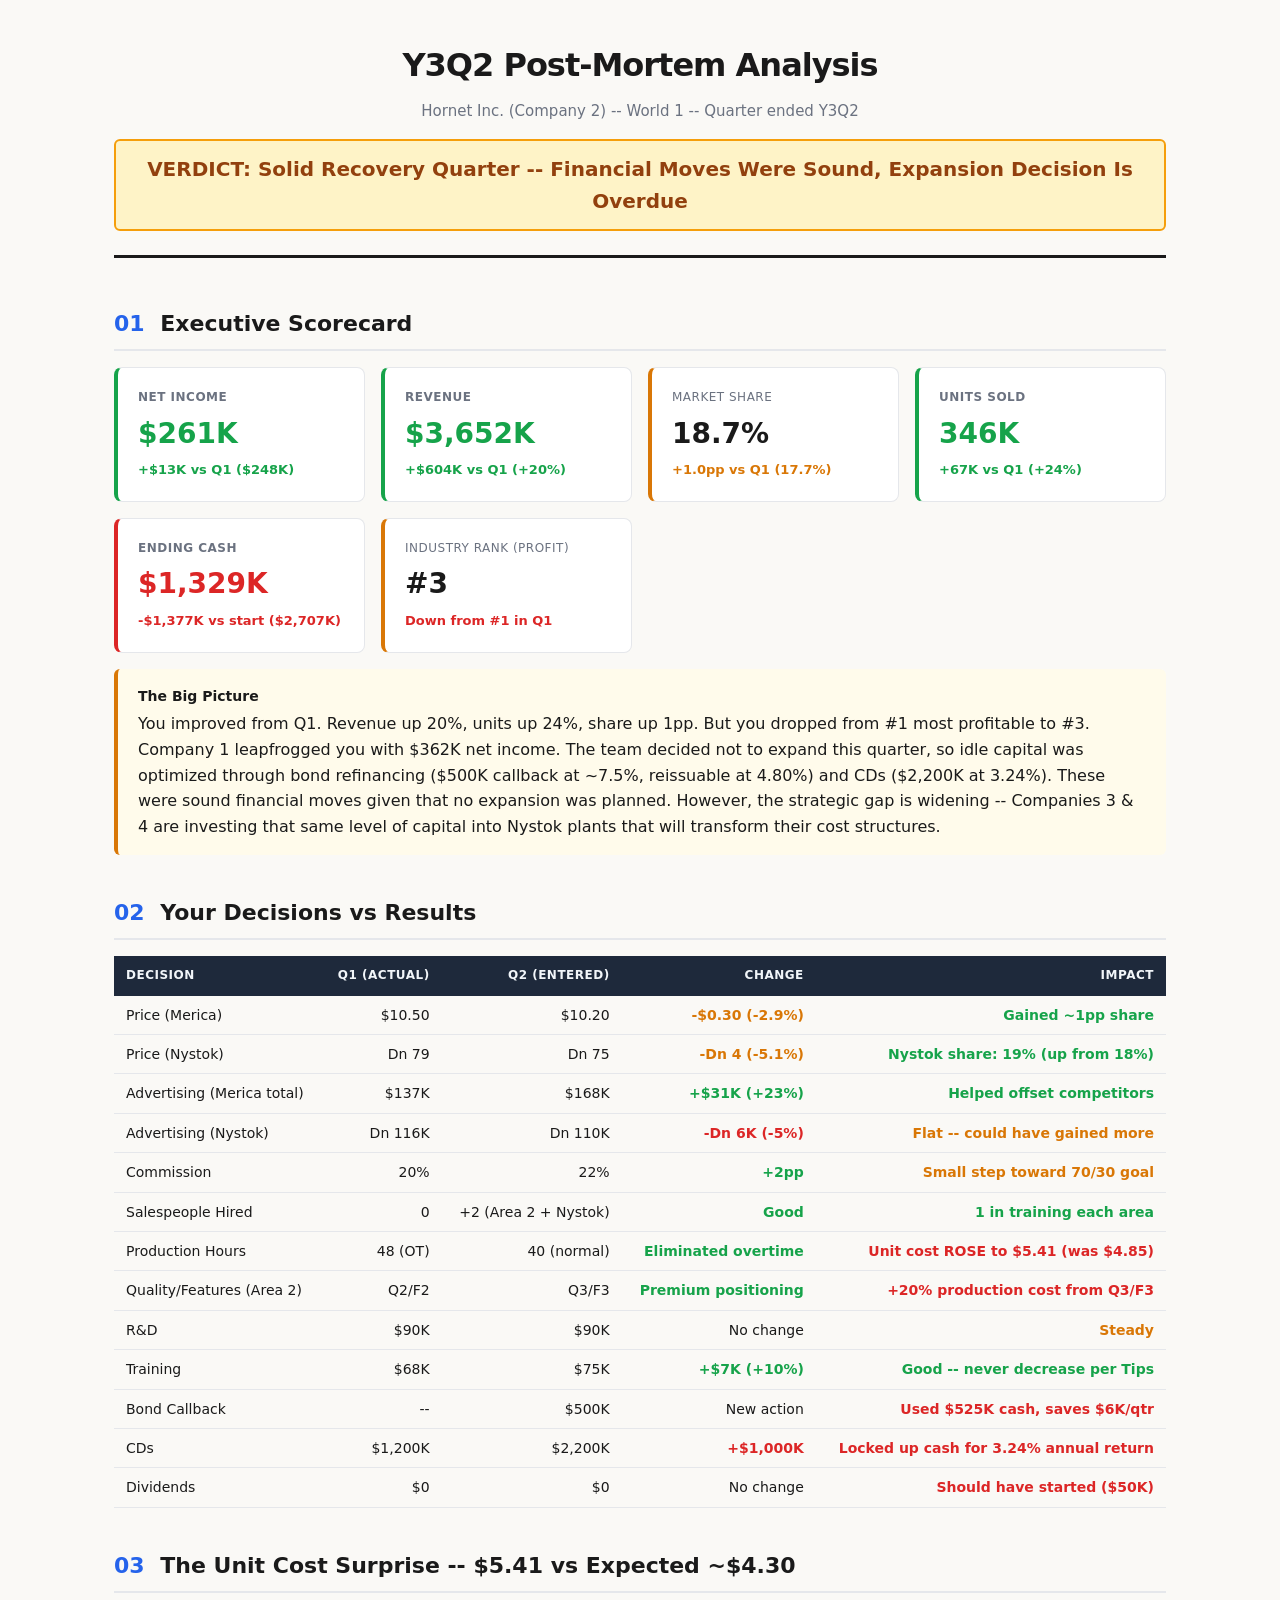
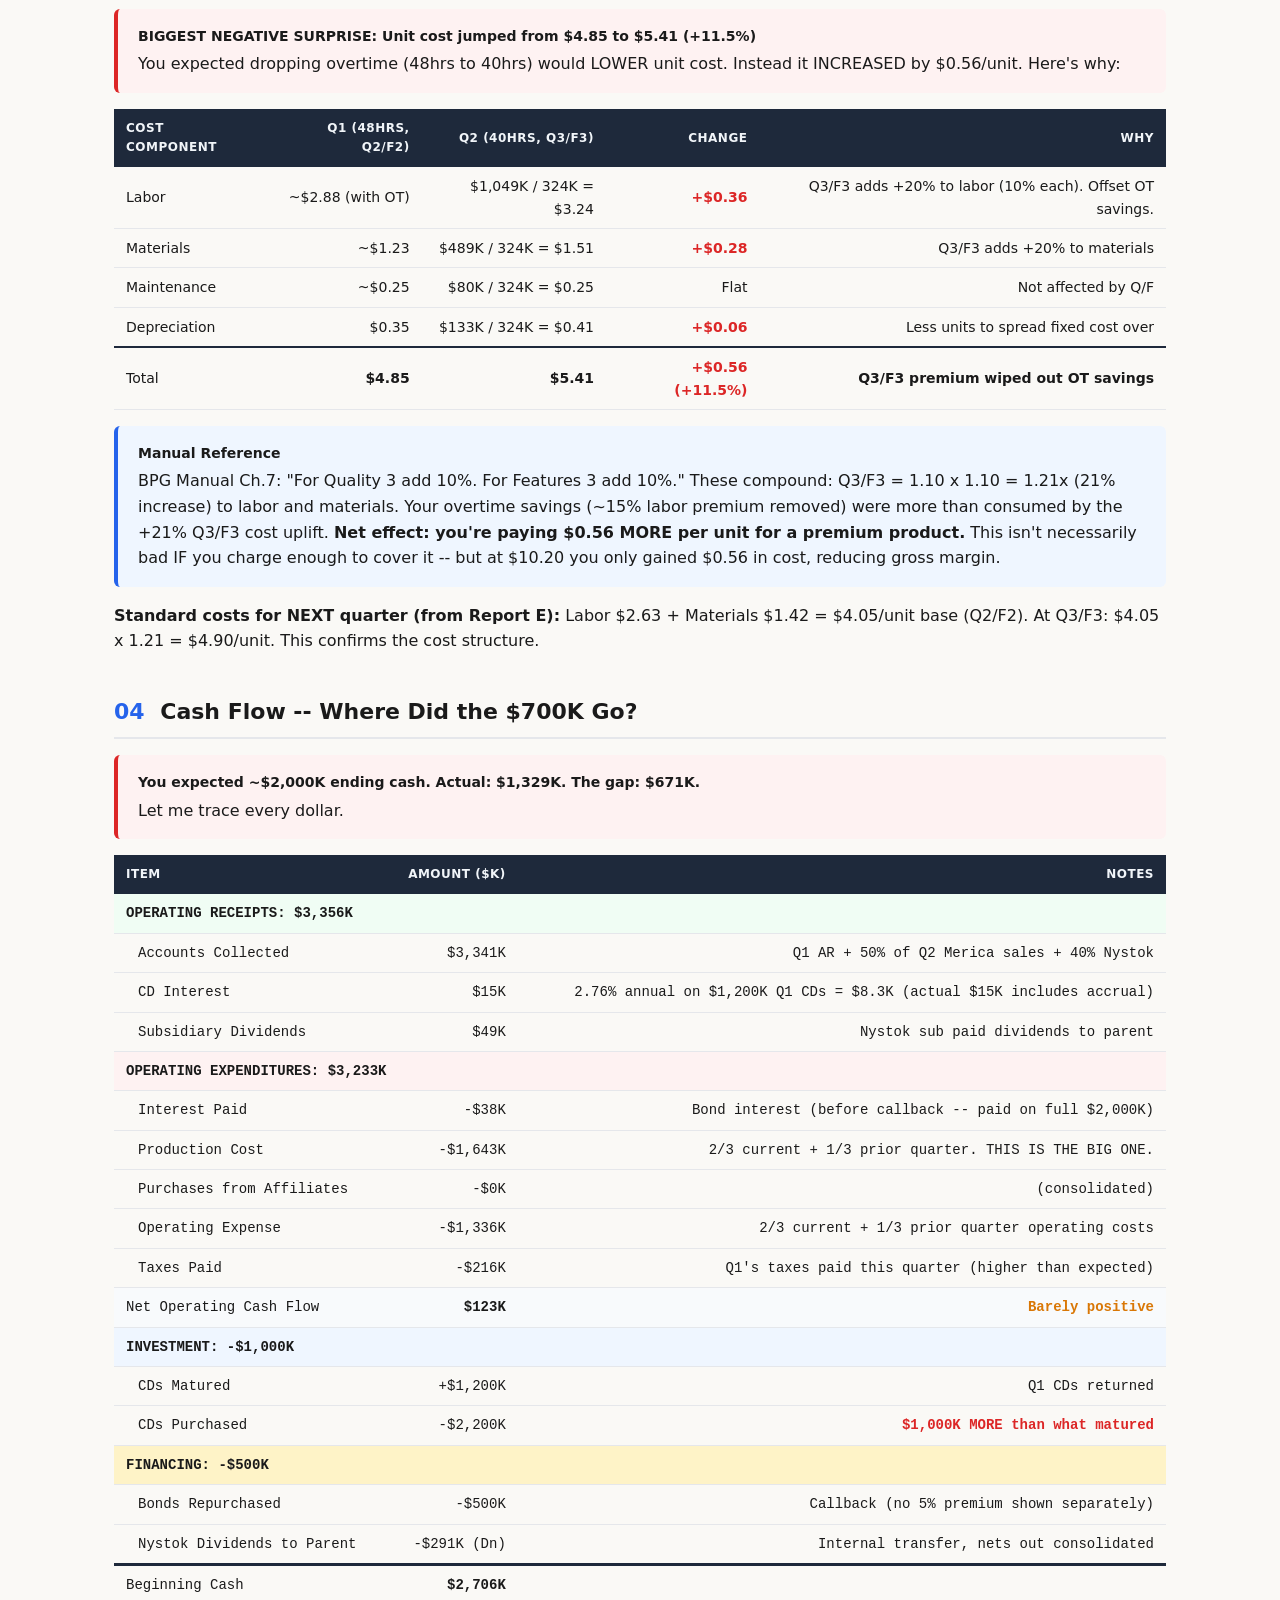
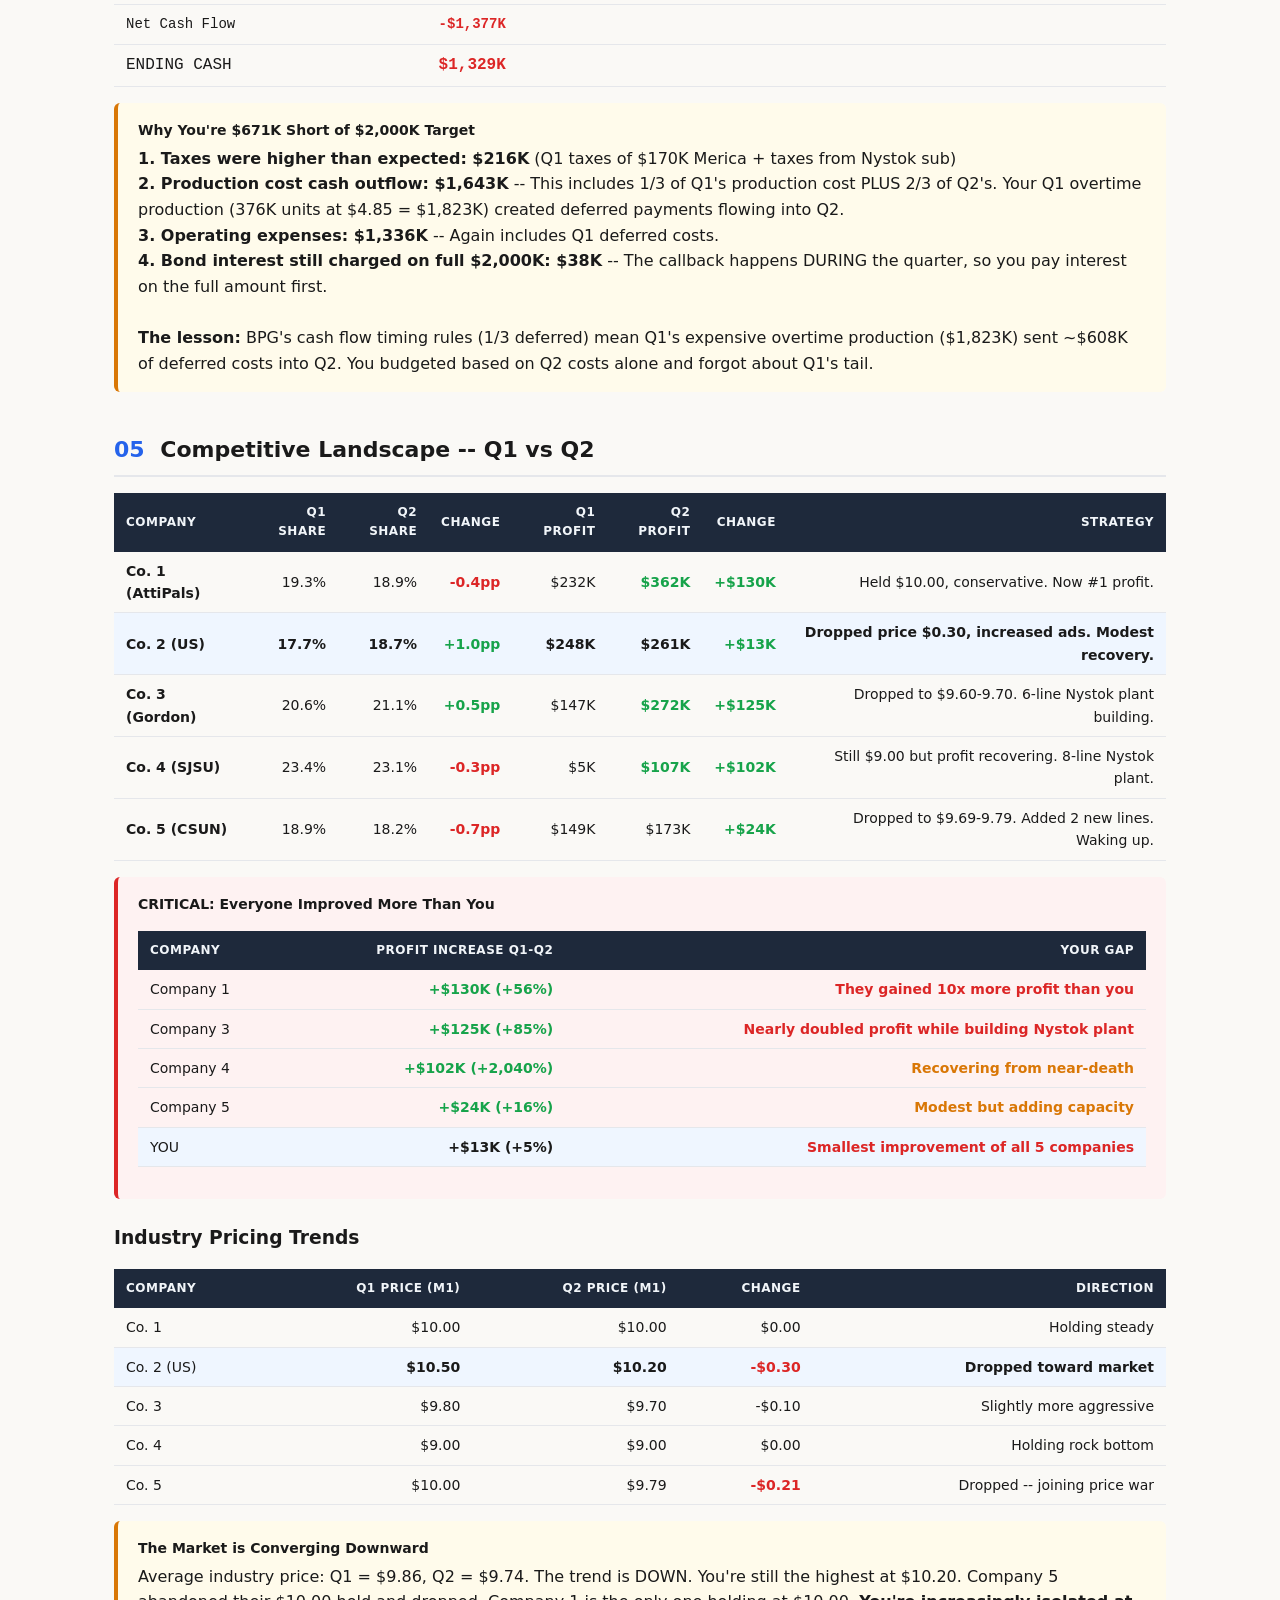
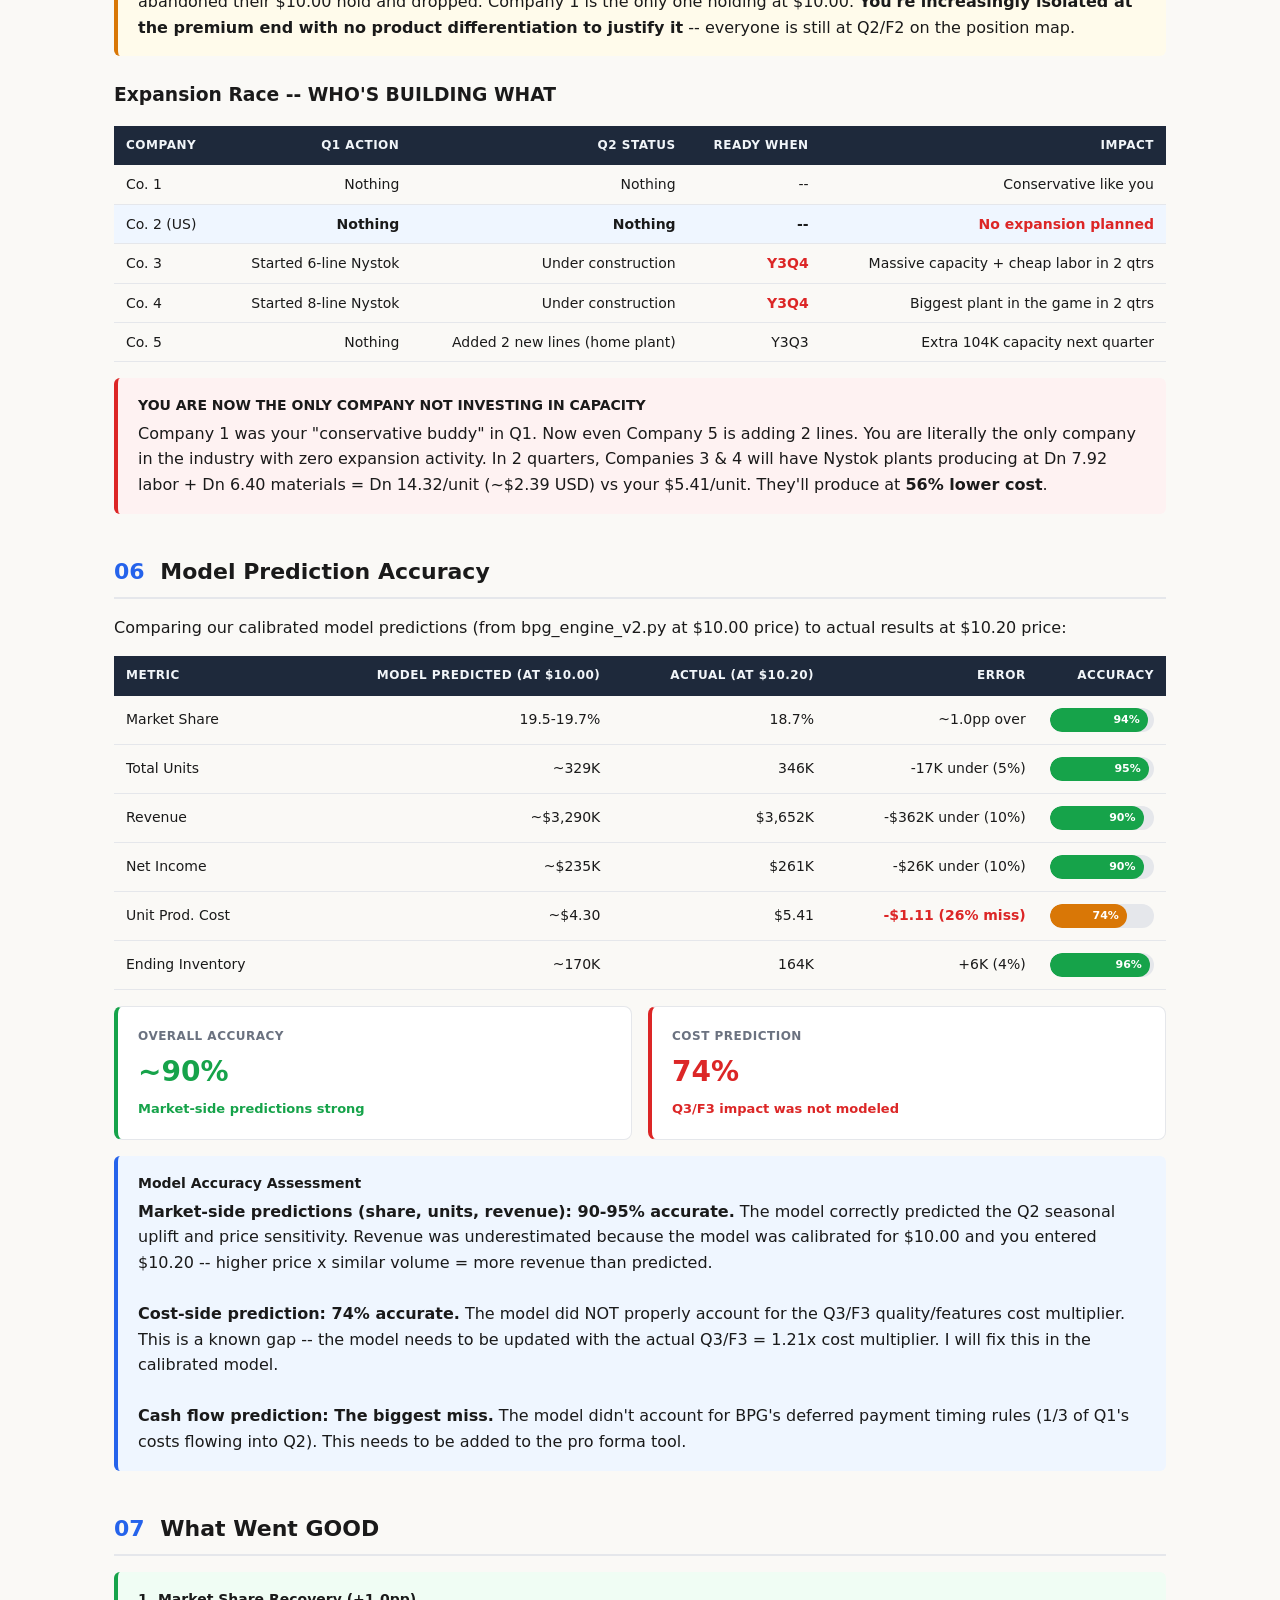
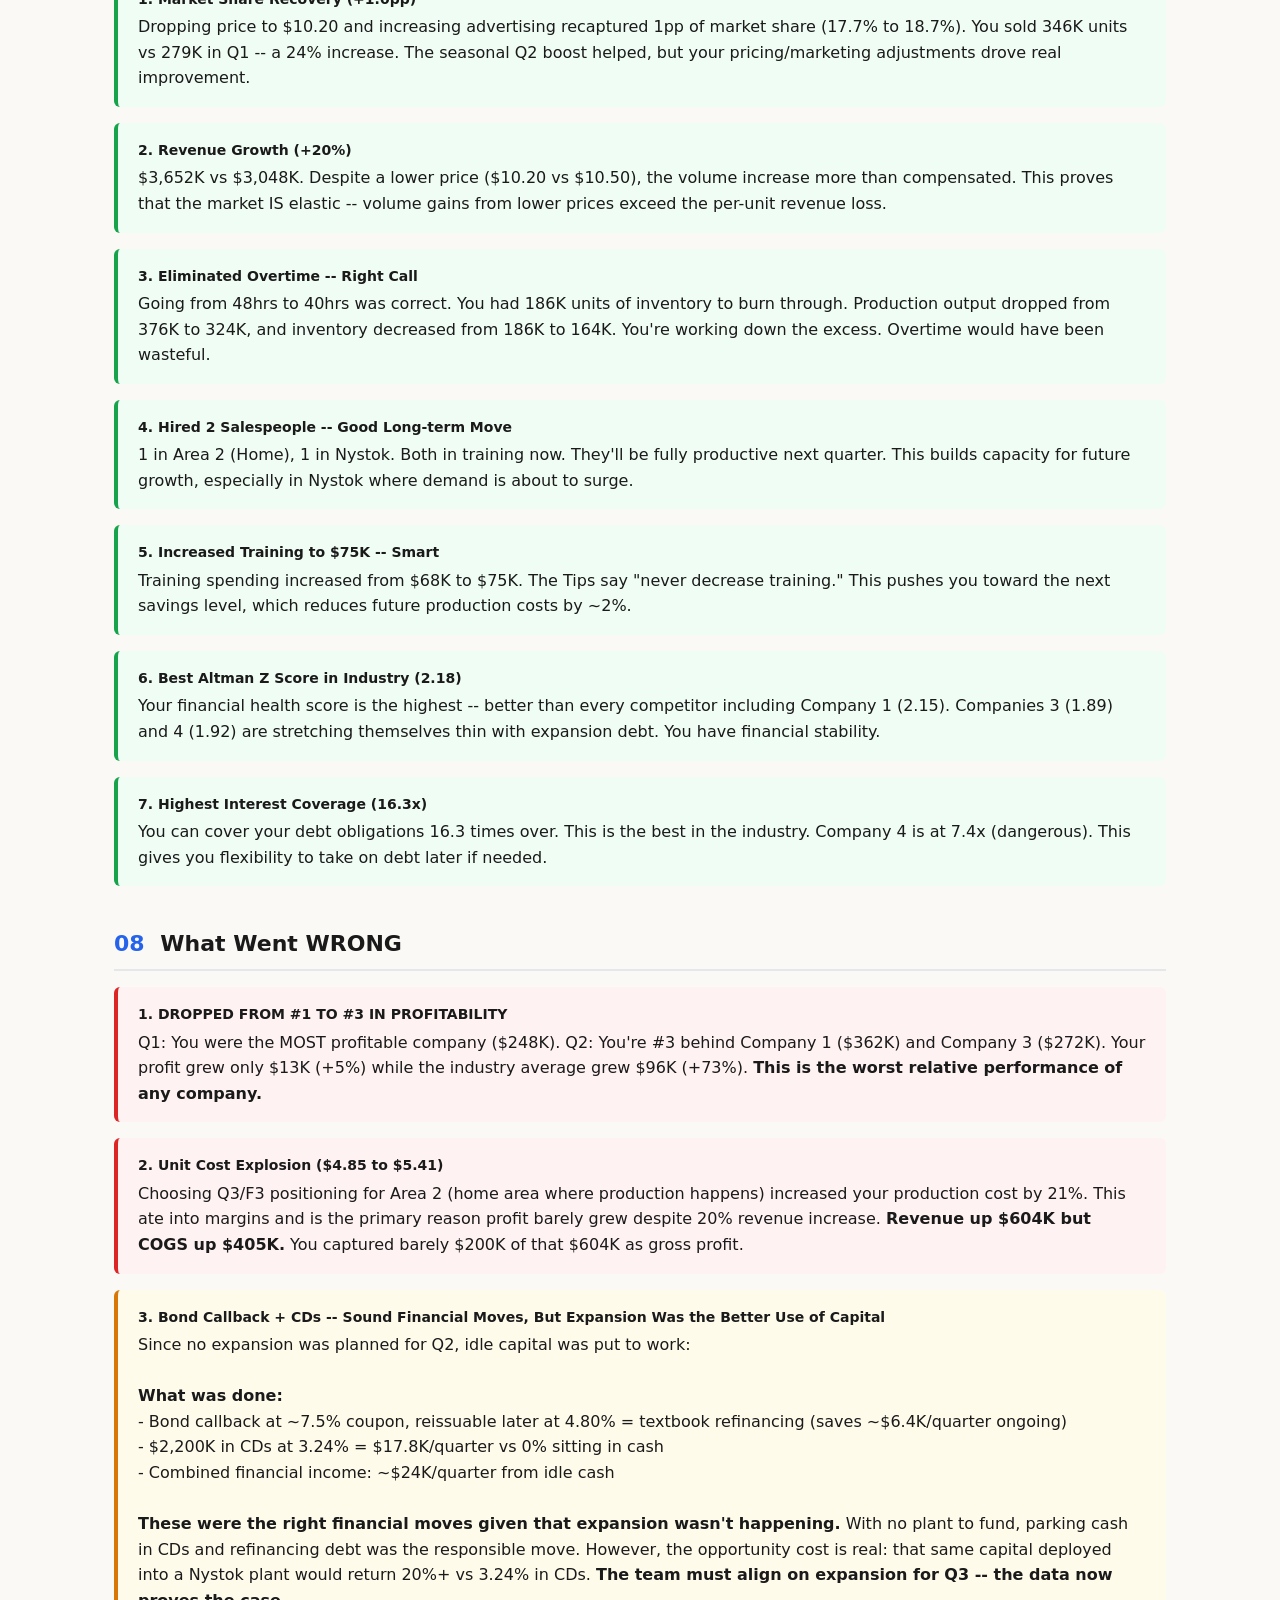
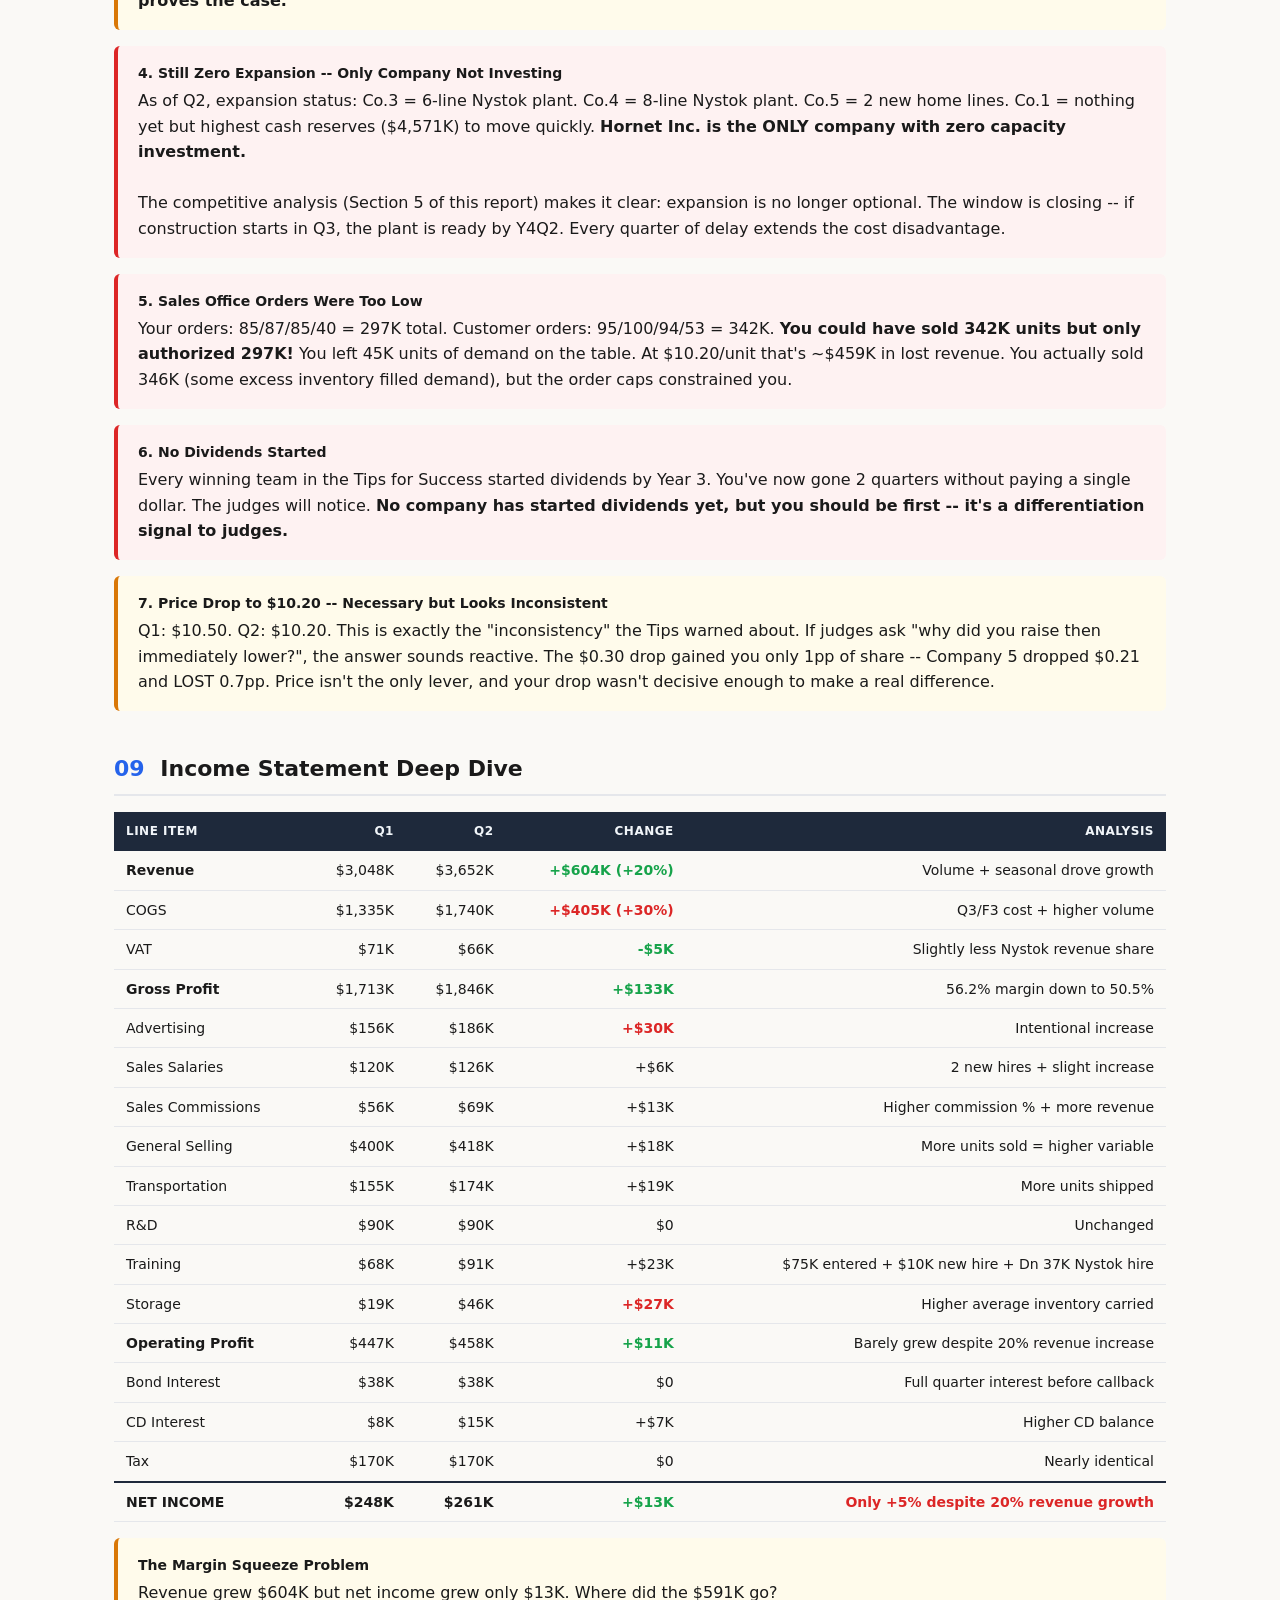
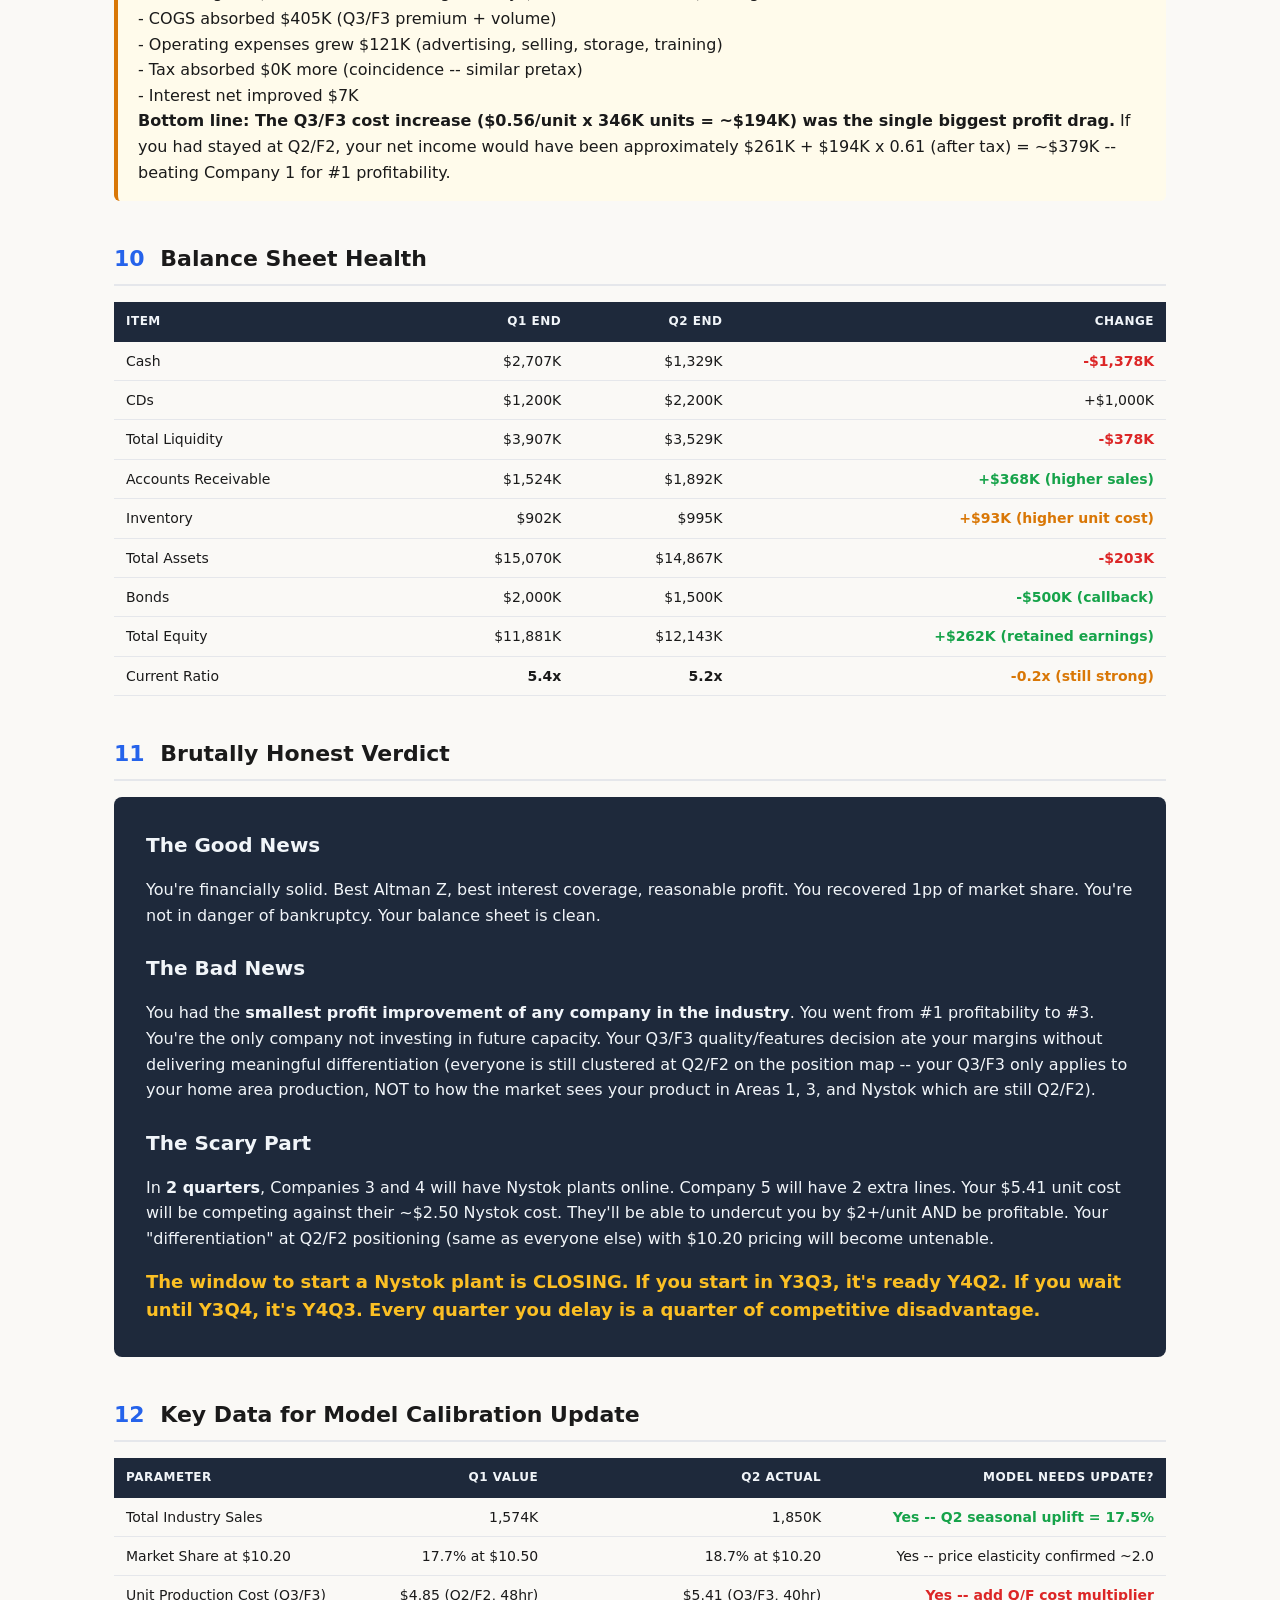
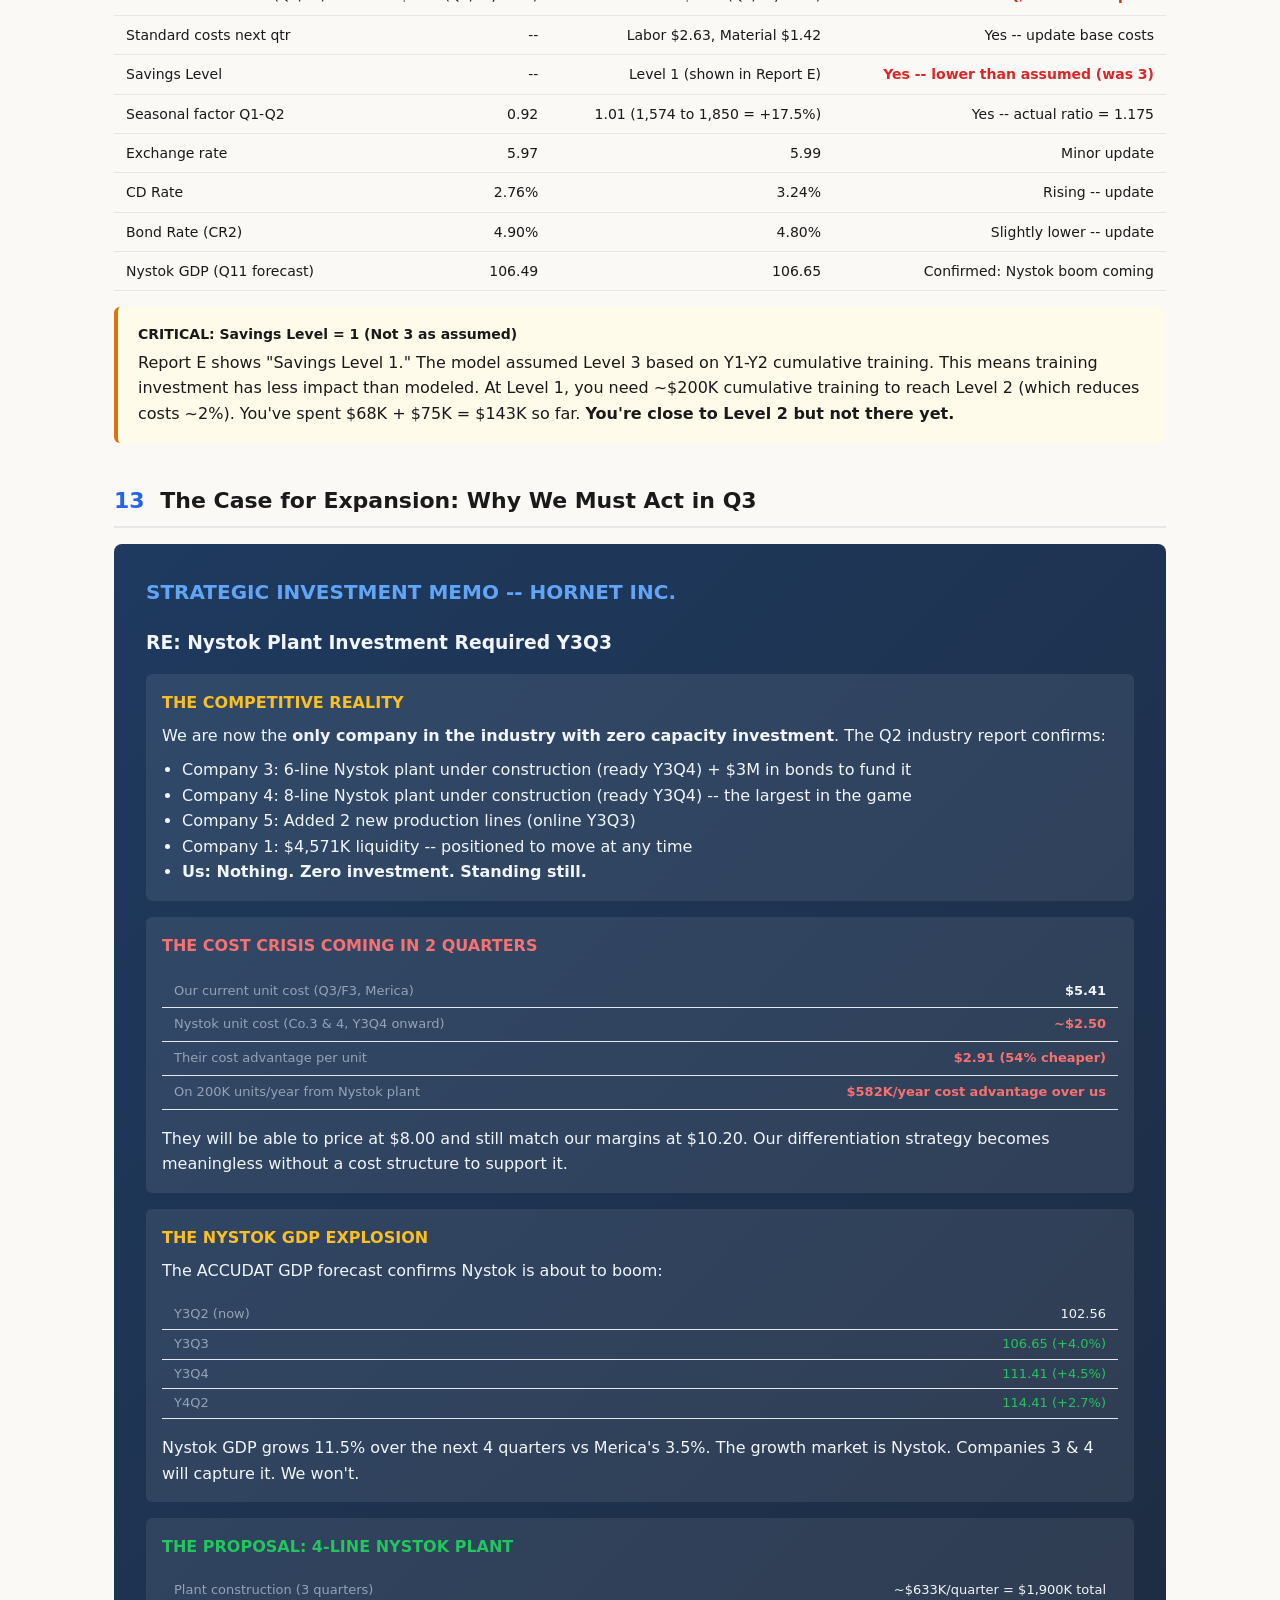
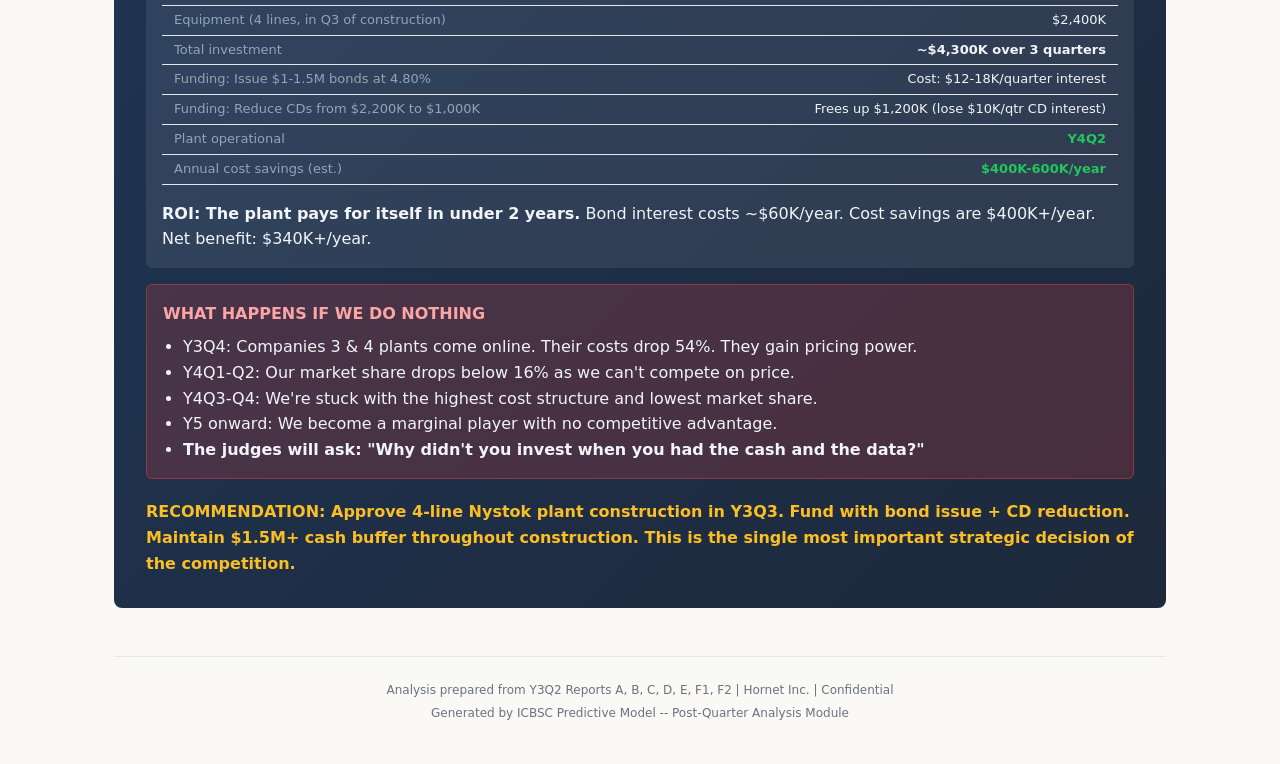
<file: ICBSC Project/Q2_FY2026_Analysis_Report.html>
<!DOCTYPE html>
<html lang="en">
<head>
<meta charset="UTF-8">
<meta name="viewport" content="width=device-width, initial-scale=1.0">
<title>Y3Q2 Post-Mortem Analysis -- Hornet Inc.</title>
<style>
  :root {
    --bg: #faf9f6; --ink: #1a1a1a; --ink-light: #6b7280;
    --green: #16a34a; --red: #dc2626; --amber: #d97706; --blue: #2563eb;
    --card-bg: #ffffff; --border: #e5e7eb;
  }
  * { margin: 0; padding: 0; box-sizing: border-box; }
  body { font-family: 'Segoe UI', system-ui, sans-serif; background: var(--bg); color: var(--ink); line-height: 1.6; }
  .container { max-width: 1100px; margin: 0 auto; padding: 40px 24px; }

  .header { text-align: center; margin-bottom: 48px; border-bottom: 3px solid var(--ink); padding-bottom: 24px; }
  .header h1 { font-size: 32px; font-weight: 800; letter-spacing: -1px; }
  .header .sub { font-size: 15px; color: var(--ink-light); margin-top: 8px; }
  .header .verdict { font-size: 20px; font-weight: 700; margin-top: 16px; padding: 12px 24px; display: inline-block; border-radius: 6px; }
  .verdict-mixed { background: #fef3c7; color: #92400e; border: 2px solid #f59e0b; }

  .section { margin-bottom: 40px; }
  .section-title { font-size: 22px; font-weight: 700; margin-bottom: 16px; padding-bottom: 8px; border-bottom: 2px solid var(--border); }
  .section-num { color: var(--blue); margin-right: 8px; }

  table { width: 100%; border-collapse: collapse; margin: 16px 0; font-size: 14px; }
  th { background: #1e293b; color: #f1f5f9; padding: 10px 12px; text-align: right; font-weight: 600; font-size: 12px; text-transform: uppercase; letter-spacing: 0.5px; }
  th:first-child { text-align: left; }
  td { padding: 8px 12px; text-align: right; border-bottom: 1px solid var(--border); }
  td:first-child { text-align: left; font-weight: 500; }
  .highlight { background: #fef3c7; font-weight: 600; }
  .us-row { background: #eff6ff; font-weight: 600; }
  .good { color: var(--green); font-weight: 600; }
  .bad { color: var(--red); font-weight: 600; }
  .neutral { color: var(--amber); font-weight: 600; }

  .card-grid { display: grid; grid-template-columns: repeat(auto-fit, minmax(220px, 1fr)); gap: 16px; margin: 16px 0; }
  .card { background: var(--card-bg); border: 1px solid var(--border); border-radius: 8px; padding: 20px; border-left: 4px solid var(--blue); }
  .card-label { font-size: 12px; color: var(--ink-light); text-transform: uppercase; letter-spacing: 0.5px; }
  .card-value { font-size: 28px; font-weight: 800; margin: 4px 0; }
  .card-delta { font-size: 13px; font-weight: 600; }
  .card.good { border-left-color: var(--green); }
  .card.bad { border-left-color: var(--red); }
  .card.warn { border-left-color: var(--amber); }

  .insight { padding: 16px 20px; margin: 16px 0; border-radius: 6px; border-left: 4px solid; }
  .insight-good { background: #f0fdf4; border-color: var(--green); }
  .insight-bad { background: #fef2f2; border-color: var(--red); }
  .insight-warn { background: #fffbeb; border-color: var(--amber); }
  .insight-info { background: #eff6ff; border-color: var(--blue); }
  .insight-title { font-weight: 700; font-size: 14px; margin-bottom: 4px; }

  .comparison-grid { display: grid; grid-template-columns: 1fr 1fr; gap: 24px; margin: 16px 0; }
  @media (max-width: 768px) { .comparison-grid { grid-template-columns: 1fr; } }

  .accuracy-bar { height: 24px; background: #e5e7eb; border-radius: 12px; overflow: hidden; margin: 4px 0; }
  .accuracy-fill { height: 100%; border-radius: 12px; display: flex; align-items: center; justify-content: flex-end; padding-right: 8px; font-size: 11px; font-weight: 700; color: white; }

  .flow-table td { font-family: 'Courier New', monospace; }
  .flow-indent { padding-left: 24px !important; }

  .footer { margin-top: 48px; padding-top: 24px; border-top: 1px solid var(--border); font-size: 12px; color: var(--ink-light); text-align: center; }
</style>
</head>
<body>
<div class="container">

<div class="header">
  <h1>Y3Q2 Post-Mortem Analysis</h1>
  <div class="sub">Hornet Inc. (Company 2) -- World 1 -- Quarter ended Y3Q2</div>
  <div class="verdict verdict-mixed">VERDICT: Solid Recovery Quarter -- Financial Moves Were Sound, Expansion Decision Is Overdue</div>
</div>

<!-- ============================================================ -->
<!-- SECTION 1: EXECUTIVE SCORECARD -->
<!-- ============================================================ -->
<div class="section">
  <h2 class="section-title"><span class="section-num">01</span> Executive Scorecard</h2>

  <div class="card-grid">
    <div class="card good">
      <div class="card-label">Net Income</div>
      <div class="card-value">$261K</div>
      <div class="card-delta good">+$13K vs Q1 ($248K)</div>
    </div>
    <div class="card good">
      <div class="card-label">Revenue</div>
      <div class="card-value">$3,652K</div>
      <div class="card-delta good">+$604K vs Q1 (+20%)</div>
    </div>
    <div class="card warn">
      <div class="card-label">Market Share</div>
      <div class="card-value">18.7%</div>
      <div class="card-delta neutral">+1.0pp vs Q1 (17.7%)</div>
    </div>
    <div class="card good">
      <div class="card-label">Units Sold</div>
      <div class="card-value">346K</div>
      <div class="card-delta good">+67K vs Q1 (+24%)</div>
    </div>
    <div class="card bad">
      <div class="card-label">Ending Cash</div>
      <div class="card-value">$1,329K</div>
      <div class="card-delta bad">-$1,377K vs start ($2,707K)</div>
    </div>
    <div class="card warn">
      <div class="card-label">Industry Rank (Profit)</div>
      <div class="card-value">#3</div>
      <div class="card-delta bad">Down from #1 in Q1</div>
    </div>
  </div>

  <div class="insight insight-warn">
    <div class="insight-title">The Big Picture</div>
    You improved from Q1. Revenue up 20%, units up 24%, share up 1pp. But you dropped from #1 most profitable to #3.
    Company 1 leapfrogged you with $362K net income. The team decided not to expand this quarter,
    so idle capital was optimized through bond refinancing ($500K callback at ~7.5%, reissuable at 4.80%) and CDs ($2,200K at 3.24%).
    These were sound financial moves given that no expansion was planned. However, the strategic gap is widening --
    Companies 3 & 4 are investing that same level of capital into Nystok plants that will transform their cost structures.
  </div>
</div>

<!-- ============================================================ -->
<!-- SECTION 2: YOUR DECISIONS -- WHAT YOU ENTERED -->
<!-- ============================================================ -->
<div class="section">
  <h2 class="section-title"><span class="section-num">02</span> Your Decisions vs Results</h2>

  <table>
    <thead>
      <tr><th>Decision</th><th>Q1 (Actual)</th><th>Q2 (Entered)</th><th>Change</th><th>Impact</th></tr>
    </thead>
    <tbody>
      <tr>
        <td>Price (Merica)</td><td>$10.50</td><td>$10.20</td>
        <td class="neutral">-$0.30 (-2.9%)</td>
        <td class="good">Gained ~1pp share</td>
      </tr>
      <tr>
        <td>Price (Nystok)</td><td>Dn 79</td><td>Dn 75</td>
        <td class="neutral">-Dn 4 (-5.1%)</td>
        <td class="good">Nystok share: 19% (up from 18%)</td>
      </tr>
      <tr>
        <td>Advertising (Merica total)</td><td>$137K</td><td>$168K</td>
        <td class="good">+$31K (+23%)</td>
        <td class="good">Helped offset competitors</td>
      </tr>
      <tr>
        <td>Advertising (Nystok)</td><td>Dn 116K</td><td>Dn 110K</td>
        <td class="bad">-Dn 6K (-5%)</td>
        <td class="neutral">Flat -- could have gained more</td>
      </tr>
      <tr>
        <td>Commission</td><td>20%</td><td>22%</td>
        <td class="good">+2pp</td>
        <td class="neutral">Small step toward 70/30 goal</td>
      </tr>
      <tr>
        <td>Salespeople Hired</td><td>0</td><td>+2 (Area 2 + Nystok)</td>
        <td class="good">Good</td>
        <td class="good">1 in training each area</td>
      </tr>
      <tr>
        <td>Production Hours</td><td>48 (OT)</td><td>40 (normal)</td>
        <td class="good">Eliminated overtime</td>
        <td class="bad">Unit cost ROSE to $5.41 (was $4.85)</td>
      </tr>
      <tr>
        <td>Quality/Features (Area 2)</td><td>Q2/F2</td><td>Q3/F3</td>
        <td class="good">Premium positioning</td>
        <td class="bad">+20% production cost from Q3/F3</td>
      </tr>
      <tr>
        <td>R&D</td><td>$90K</td><td>$90K</td>
        <td>No change</td>
        <td class="neutral">Steady</td>
      </tr>
      <tr>
        <td>Training</td><td>$68K</td><td>$75K</td>
        <td class="good">+$7K (+10%)</td>
        <td class="good">Good -- never decrease per Tips</td>
      </tr>
      <tr>
        <td>Bond Callback</td><td>--</td><td>$500K</td>
        <td>New action</td>
        <td class="bad">Used $525K cash, saves $6K/qtr</td>
      </tr>
      <tr>
        <td>CDs</td><td>$1,200K</td><td>$2,200K</td>
        <td class="bad">+$1,000K</td>
        <td class="bad">Locked up cash for 3.24% annual return</td>
      </tr>
      <tr>
        <td>Dividends</td><td>$0</td><td>$0</td>
        <td>No change</td>
        <td class="bad">Should have started ($50K)</td>
      </tr>
    </tbody>
  </table>
</div>

<!-- ============================================================ -->
<!-- SECTION 3: THE UNIT COST SURPRISE -->
<!-- ============================================================ -->
<div class="section">
  <h2 class="section-title"><span class="section-num">03</span> The Unit Cost Surprise -- $5.41 vs Expected ~$4.30</h2>

  <div class="insight insight-bad">
    <div class="insight-title">BIGGEST NEGATIVE SURPRISE: Unit cost jumped from $4.85 to $5.41 (+11.5%)</div>
    You expected dropping overtime (48hrs to 40hrs) would LOWER unit cost. Instead it INCREASED by $0.56/unit. Here's why:
  </div>

  <table>
    <thead><tr><th>Cost Component</th><th>Q1 (48hrs, Q2/F2)</th><th>Q2 (40hrs, Q3/F3)</th><th>Change</th><th>Why</th></tr></thead>
    <tbody>
      <tr>
        <td>Labor</td><td>~$2.88 (with OT)</td><td>$1,049K / 324K = $3.24</td><td class="bad">+$0.36</td>
        <td>Q3/F3 adds +20% to labor (10% each). Offset OT savings.</td>
      </tr>
      <tr>
        <td>Materials</td><td>~$1.23</td><td>$489K / 324K = $1.51</td><td class="bad">+$0.28</td>
        <td>Q3/F3 adds +20% to materials</td>
      </tr>
      <tr>
        <td>Maintenance</td><td>~$0.25</td><td>$80K / 324K = $0.25</td><td>Flat</td>
        <td>Not affected by Q/F</td>
      </tr>
      <tr>
        <td>Depreciation</td><td>$0.35</td><td>$133K / 324K = $0.41</td><td class="bad">+$0.06</td>
        <td>Less units to spread fixed cost over</td>
      </tr>
      <tr style="font-weight:700; border-top: 2px solid #1e293b;">
        <td>Total</td><td>$4.85</td><td>$5.41</td><td class="bad">+$0.56 (+11.5%)</td>
        <td>Q3/F3 premium wiped out OT savings</td>
      </tr>
    </tbody>
  </table>

  <div class="insight insight-info">
    <div class="insight-title">Manual Reference</div>
    BPG Manual Ch.7: "For Quality 3 add 10%. For Features 3 add 10%." These compound: Q3/F3 = 1.10 x 1.10 = 1.21x (21% increase) to labor and materials.
    Your overtime savings (~15% labor premium removed) were more than consumed by the +21% Q3/F3 cost uplift.
    <strong>Net effect: you're paying $0.56 MORE per unit for a premium product.</strong>
    This isn't necessarily bad IF you charge enough to cover it -- but at $10.20 you only gained $0.56 in cost, reducing gross margin.
  </div>

  <p style="margin-top: 12px;"><strong>Standard costs for NEXT quarter (from Report E):</strong> Labor $2.63 + Materials $1.42 = $4.05/unit base (Q2/F2).
  At Q3/F3: $4.05 x 1.21 = $4.90/unit. This confirms the cost structure.</p>
</div>

<!-- ============================================================ -->
<!-- SECTION 4: CASH FLOW ANALYSIS -- WHY $1,329K NOT $2,000K -->
<!-- ============================================================ -->
<div class="section">
  <h2 class="section-title"><span class="section-num">04</span> Cash Flow -- Where Did the $700K Go?</h2>

  <div class="insight insight-bad">
    <div class="insight-title">You expected ~$2,000K ending cash. Actual: $1,329K. The gap: $671K.</div>
    Let me trace every dollar.
  </div>

  <table class="flow-table">
    <thead><tr><th>Item</th><th>Amount ($K)</th><th>Notes</th></tr></thead>
    <tbody>
      <tr style="background:#f0fdf4;"><td colspan="3"><strong>OPERATING RECEIPTS: $3,356K</strong></td></tr>
      <tr><td class="flow-indent">Accounts Collected</td><td>$3,341K</td><td>Q1 AR + 50% of Q2 Merica sales + 40% Nystok</td></tr>
      <tr><td class="flow-indent">CD Interest</td><td>$15K</td><td>2.76% annual on $1,200K Q1 CDs = $8.3K (actual $15K includes accrual)</td></tr>
      <tr><td class="flow-indent">Subsidiary Dividends</td><td>$49K</td><td>Nystok sub paid dividends to parent</td></tr>
      <tr style="background:#fef2f2;"><td colspan="3"><strong>OPERATING EXPENDITURES: $3,233K</strong></td></tr>
      <tr><td class="flow-indent">Interest Paid</td><td>-$38K</td><td>Bond interest (before callback -- paid on full $2,000K)</td></tr>
      <tr><td class="flow-indent">Production Cost</td><td>-$1,643K</td><td>2/3 current + 1/3 prior quarter. THIS IS THE BIG ONE.</td></tr>
      <tr><td class="flow-indent">Purchases from Affiliates</td><td>-$0K</td><td>(consolidated)</td></tr>
      <tr><td class="flow-indent">Operating Expense</td><td>-$1,336K</td><td>2/3 current + 1/3 prior quarter operating costs</td></tr>
      <tr><td class="flow-indent">Taxes Paid</td><td>-$216K</td><td>Q1's taxes paid this quarter (higher than expected)</td></tr>
      <tr style="font-weight:700; background:#f8fafc;"><td>Net Operating Cash Flow</td><td>$123K</td><td class="neutral">Barely positive</td></tr>

      <tr style="background:#eff6ff;"><td colspan="3"><strong>INVESTMENT: -$1,000K</strong></td></tr>
      <tr><td class="flow-indent">CDs Matured</td><td>+$1,200K</td><td>Q1 CDs returned</td></tr>
      <tr><td class="flow-indent">CDs Purchased</td><td>-$2,200K</td><td class="bad">$1,000K MORE than what matured</td></tr>

      <tr style="background:#fef3c7;"><td colspan="3"><strong>FINANCING: -$500K</strong></td></tr>
      <tr><td class="flow-indent">Bonds Repurchased</td><td>-$500K</td><td>Callback (no 5% premium shown separately)</td></tr>
      <tr><td class="flow-indent">Nystok Dividends to Parent</td><td>-$291K (Dn)</td><td>Internal transfer, nets out consolidated</td></tr>

      <tr style="font-weight:700; border-top: 3px solid #1e293b;">
        <td>Beginning Cash</td><td>$2,706K</td><td></td>
      </tr>
      <tr style="font-weight:700;">
        <td>Net Cash Flow</td><td class="bad">-$1,377K</td><td></td>
      </tr>
      <tr style="font-weight:700; font-size: 16px;">
        <td>ENDING CASH</td><td class="bad">$1,329K</td><td></td>
      </tr>
    </tbody>
  </table>

  <div class="insight insight-warn">
    <div class="insight-title">Why You're $671K Short of $2,000K Target</div>
    <strong>1. Taxes were higher than expected: $216K</strong> (Q1 taxes of $170K Merica + taxes from Nystok sub)<br>
    <strong>2. Production cost cash outflow: $1,643K</strong> -- This includes 1/3 of Q1's production cost PLUS 2/3 of Q2's. Your Q1 overtime production (376K units at $4.85 = $1,823K) created deferred payments flowing into Q2.<br>
    <strong>3. Operating expenses: $1,336K</strong> -- Again includes Q1 deferred costs.<br>
    <strong>4. Bond interest still charged on full $2,000K: $38K</strong> -- The callback happens DURING the quarter, so you pay interest on the full amount first.<br>
    <br>
    <strong>The lesson:</strong> BPG's cash flow timing rules (1/3 deferred) mean Q1's expensive overtime production ($1,823K) sent ~$608K of deferred costs into Q2. You budgeted based on Q2 costs alone and forgot about Q1's tail.
  </div>
</div>

<!-- ============================================================ -->
<!-- SECTION 5: COMPETITIVE ANALYSIS -->
<!-- ============================================================ -->
<div class="section">
  <h2 class="section-title"><span class="section-num">05</span> Competitive Landscape -- Q1 vs Q2</h2>

  <table>
    <thead>
      <tr><th>Company</th><th>Q1 Share</th><th>Q2 Share</th><th>Change</th><th>Q1 Profit</th><th>Q2 Profit</th><th>Change</th><th>Strategy</th></tr>
    </thead>
    <tbody>
      <tr>
        <td><strong>Co. 1 (AttiPals)</strong></td><td>19.3%</td><td>18.9%</td><td class="bad">-0.4pp</td>
        <td>$232K</td><td class="good">$362K</td><td class="good">+$130K</td>
        <td>Held $10.00, conservative. Now #1 profit.</td>
      </tr>
      <tr class="us-row">
        <td><strong>Co. 2 (US)</strong></td><td>17.7%</td><td>18.7%</td><td class="good">+1.0pp</td>
        <td>$248K</td><td>$261K</td><td class="good">+$13K</td>
        <td>Dropped price $0.30, increased ads. Modest recovery.</td>
      </tr>
      <tr>
        <td><strong>Co. 3 (Gordon)</strong></td><td>20.6%</td><td>21.1%</td><td class="good">+0.5pp</td>
        <td>$147K</td><td class="good">$272K</td><td class="good">+$125K</td>
        <td>Dropped to $9.60-9.70. 6-line Nystok plant building.</td>
      </tr>
      <tr>
        <td><strong>Co. 4 (SJSU)</strong></td><td>23.4%</td><td>23.1%</td><td class="bad">-0.3pp</td>
        <td>$5K</td><td class="good">$107K</td><td class="good">+$102K</td>
        <td>Still $9.00 but profit recovering. 8-line Nystok plant.</td>
      </tr>
      <tr>
        <td><strong>Co. 5 (CSUN)</strong></td><td>18.9%</td><td>18.2%</td><td class="bad">-0.7pp</td>
        <td>$149K</td><td>$173K</td><td class="good">+$24K</td>
        <td>Dropped to $9.69-9.79. Added 2 new lines. Waking up.</td>
      </tr>
    </tbody>
  </table>

  <div class="insight insight-bad">
    <div class="insight-title">CRITICAL: Everyone Improved More Than You</div>
    <table>
      <thead><tr><th>Company</th><th>Profit Increase Q1-Q2</th><th>Your Gap</th></tr></thead>
      <tbody>
        <tr><td>Company 1</td><td class="good">+$130K (+56%)</td><td class="bad">They gained 10x more profit than you</td></tr>
        <tr><td>Company 3</td><td class="good">+$125K (+85%)</td><td class="bad">Nearly doubled profit while building Nystok plant</td></tr>
        <tr><td>Company 4</td><td class="good">+$102K (+2,040%)</td><td class="neutral">Recovering from near-death</td></tr>
        <tr><td>Company 5</td><td class="good">+$24K (+16%)</td><td class="neutral">Modest but adding capacity</td></tr>
        <tr class="us-row"><td>YOU</td><td>+$13K (+5%)</td><td class="bad">Smallest improvement of all 5 companies</td></tr>
      </tbody>
    </table>
  </div>

  <h3 style="margin-top: 24px;">Industry Pricing Trends</h3>
  <table>
    <thead><tr><th>Company</th><th>Q1 Price (M1)</th><th>Q2 Price (M1)</th><th>Change</th><th>Direction</th></tr></thead>
    <tbody>
      <tr><td>Co. 1</td><td>$10.00</td><td>$10.00</td><td>$0.00</td><td>Holding steady</td></tr>
      <tr class="us-row"><td>Co. 2 (US)</td><td>$10.50</td><td>$10.20</td><td class="bad">-$0.30</td><td>Dropped toward market</td></tr>
      <tr><td>Co. 3</td><td>$9.80</td><td>$9.70</td><td>-$0.10</td><td>Slightly more aggressive</td></tr>
      <tr><td>Co. 4</td><td>$9.00</td><td>$9.00</td><td>$0.00</td><td>Holding rock bottom</td></tr>
      <tr><td>Co. 5</td><td>$10.00</td><td>$9.79</td><td class="bad">-$0.21</td><td>Dropped -- joining price war</td></tr>
    </tbody>
  </table>

  <div class="insight insight-warn">
    <div class="insight-title">The Market is Converging Downward</div>
    Average industry price: Q1 = $9.86, Q2 = $9.74. The trend is DOWN. You're still the highest at $10.20.
    Company 5 abandoned their $10.00 hold and dropped. Company 1 is the only one holding at $10.00.
    <strong>You're increasingly isolated at the premium end with no product differentiation to justify it</strong> --
    everyone is still at Q2/F2 on the position map.
  </div>

  <h3 style="margin-top: 24px;">Expansion Race -- WHO'S BUILDING WHAT</h3>
  <table>
    <thead><tr><th>Company</th><th>Q1 Action</th><th>Q2 Status</th><th>Ready When</th><th>Impact</th></tr></thead>
    <tbody>
      <tr><td>Co. 1</td><td>Nothing</td><td>Nothing</td><td>--</td><td>Conservative like you</td></tr>
      <tr class="us-row"><td>Co. 2 (US)</td><td>Nothing</td><td>Nothing</td><td>--</td><td class="bad">No expansion planned</td></tr>
      <tr><td>Co. 3</td><td>Started 6-line Nystok</td><td>Under construction</td><td class="bad">Y3Q4</td><td>Massive capacity + cheap labor in 2 qtrs</td></tr>
      <tr><td>Co. 4</td><td>Started 8-line Nystok</td><td>Under construction</td><td class="bad">Y3Q4</td><td>Biggest plant in the game in 2 qtrs</td></tr>
      <tr><td>Co. 5</td><td>Nothing</td><td>Added 2 new lines (home plant)</td><td>Y3Q3</td><td>Extra 104K capacity next quarter</td></tr>
    </tbody>
  </table>

  <div class="insight insight-bad">
    <div class="insight-title">YOU ARE NOW THE ONLY COMPANY NOT INVESTING IN CAPACITY</div>
    Company 1 was your "conservative buddy" in Q1. Now even Company 5 is adding 2 lines.
    You are literally the only company in the industry with zero expansion activity.
    In 2 quarters, Companies 3 & 4 will have Nystok plants producing at Dn 7.92 labor + Dn 6.40 materials = Dn 14.32/unit
    (~$2.39 USD) vs your $5.41/unit. They'll produce at <strong>56% lower cost</strong>.
  </div>
</div>

<!-- ============================================================ -->
<!-- SECTION 6: MODEL ACCURACY -->
<!-- ============================================================ -->
<div class="section">
  <h2 class="section-title"><span class="section-num">06</span> Model Prediction Accuracy</h2>

  <p style="margin-bottom: 12px;">Comparing our calibrated model predictions (from bpg_engine_v2.py at $10.00 price) to actual results at $10.20 price:</p>

  <table>
    <thead><tr><th>Metric</th><th>Model Predicted (at $10.00)</th><th>Actual (at $10.20)</th><th>Error</th><th>Accuracy</th></tr></thead>
    <tbody>
      <tr>
        <td>Market Share</td><td>19.5-19.7%</td><td>18.7%</td>
        <td>~1.0pp over</td>
        <td>
          <div class="accuracy-bar"><div class="accuracy-fill" style="width:94%; background:var(--green);">94%</div></div>
        </td>
      </tr>
      <tr>
        <td>Total Units</td><td>~329K</td><td>346K</td>
        <td>-17K under (5%)</td>
        <td>
          <div class="accuracy-bar"><div class="accuracy-fill" style="width:95%; background:var(--green);">95%</div></div>
        </td>
      </tr>
      <tr>
        <td>Revenue</td><td>~$3,290K</td><td>$3,652K</td>
        <td>-$362K under (10%)</td>
        <td>
          <div class="accuracy-bar"><div class="accuracy-fill" style="width:90%; background:var(--green);">90%</div></div>
        </td>
      </tr>
      <tr>
        <td>Net Income</td><td>~$235K</td><td>$261K</td>
        <td>-$26K under (10%)</td>
        <td>
          <div class="accuracy-bar"><div class="accuracy-fill" style="width:90%; background:var(--green);">90%</div></div>
        </td>
      </tr>
      <tr>
        <td>Unit Prod. Cost</td><td>~$4.30</td><td>$5.41</td>
        <td class="bad">-$1.11 (26% miss)</td>
        <td>
          <div class="accuracy-bar"><div class="accuracy-fill" style="width:74%; background:var(--amber);">74%</div></div>
        </td>
      </tr>
      <tr>
        <td>Ending Inventory</td><td>~170K</td><td>164K</td>
        <td>+6K (4%)</td>
        <td>
          <div class="accuracy-bar"><div class="accuracy-fill" style="width:96%; background:var(--green);">96%</div></div>
        </td>
      </tr>
    </tbody>
  </table>

  <div class="card-grid">
    <div class="card good">
      <div class="card-label">Overall Accuracy</div>
      <div class="card-value">~90%</div>
      <div class="card-delta">Market-side predictions strong</div>
    </div>
    <div class="card bad">
      <div class="card-label">Cost Prediction</div>
      <div class="card-value">74%</div>
      <div class="card-delta bad">Q3/F3 impact was not modeled</div>
    </div>
  </div>

  <div class="insight insight-info">
    <div class="insight-title">Model Accuracy Assessment</div>
    <strong>Market-side predictions (share, units, revenue): 90-95% accurate.</strong> The model correctly predicted the Q2 seasonal uplift and price sensitivity.
    Revenue was underestimated because the model was calibrated for $10.00 and you entered $10.20 --
    higher price x similar volume = more revenue than predicted.<br><br>
    <strong>Cost-side prediction: 74% accurate.</strong> The model did NOT properly account for the Q3/F3 quality/features cost multiplier.
    This is a known gap -- the model needs to be updated with the actual Q3/F3 = 1.21x cost multiplier.
    I will fix this in the calibrated model.<br><br>
    <strong>Cash flow prediction: The biggest miss.</strong> The model didn't account for BPG's deferred payment timing rules
    (1/3 of Q1's costs flowing into Q2). This needs to be added to the pro forma tool.
  </div>
</div>

<!-- ============================================================ -->
<!-- SECTION 7: WHAT WENT GOOD -->
<!-- ============================================================ -->
<div class="section">
  <h2 class="section-title"><span class="section-num">07</span> What Went GOOD</h2>

  <div class="insight insight-good">
    <div class="insight-title">1. Market Share Recovery (+1.0pp)</div>
    Dropping price to $10.20 and increasing advertising recaptured 1pp of market share (17.7% to 18.7%).
    You sold 346K units vs 279K in Q1 -- a 24% increase. The seasonal Q2 boost helped,
    but your pricing/marketing adjustments drove real improvement.
  </div>

  <div class="insight insight-good">
    <div class="insight-title">2. Revenue Growth (+20%)</div>
    $3,652K vs $3,048K. Despite a lower price ($10.20 vs $10.50), the volume increase more than compensated.
    This proves that the market IS elastic -- volume gains from lower prices exceed the per-unit revenue loss.
  </div>

  <div class="insight insight-good">
    <div class="insight-title">3. Eliminated Overtime -- Right Call</div>
    Going from 48hrs to 40hrs was correct. You had 186K units of inventory to burn through.
    Production output dropped from 376K to 324K, and inventory decreased from 186K to 164K.
    You're working down the excess. Overtime would have been wasteful.
  </div>

  <div class="insight insight-good">
    <div class="insight-title">4. Hired 2 Salespeople -- Good Long-term Move</div>
    1 in Area 2 (Home), 1 in Nystok. Both in training now. They'll be fully productive next quarter.
    This builds capacity for future growth, especially in Nystok where demand is about to surge.
  </div>

  <div class="insight insight-good">
    <div class="insight-title">5. Increased Training to $75K -- Smart</div>
    Training spending increased from $68K to $75K. The Tips say "never decrease training."
    This pushes you toward the next savings level, which reduces future production costs by ~2%.
  </div>

  <div class="insight insight-good">
    <div class="insight-title">6. Best Altman Z Score in Industry (2.18)</div>
    Your financial health score is the highest -- better than every competitor including Company 1 (2.15).
    Companies 3 (1.89) and 4 (1.92) are stretching themselves thin with expansion debt.
    You have financial stability.
  </div>

  <div class="insight insight-good">
    <div class="insight-title">7. Highest Interest Coverage (16.3x)</div>
    You can cover your debt obligations 16.3 times over. This is the best in the industry.
    Company 4 is at 7.4x (dangerous). This gives you flexibility to take on debt later if needed.
  </div>
</div>

<!-- ============================================================ -->
<!-- SECTION 8: WHAT WENT WRONG -->
<!-- ============================================================ -->
<div class="section">
  <h2 class="section-title"><span class="section-num">08</span> What Went WRONG</h2>

  <div class="insight insight-bad">
    <div class="insight-title">1. DROPPED FROM #1 TO #3 IN PROFITABILITY</div>
    Q1: You were the MOST profitable company ($248K). Q2: You're #3 behind Company 1 ($362K) and Company 3 ($272K).
    Your profit grew only $13K (+5%) while the industry average grew $96K (+73%).
    <strong>This is the worst relative performance of any company.</strong>
  </div>

  <div class="insight insight-bad">
    <div class="insight-title">2. Unit Cost Explosion ($4.85 to $5.41)</div>
    Choosing Q3/F3 positioning for Area 2 (home area where production happens) increased your
    production cost by 21%. This ate into margins and is the primary reason profit barely grew
    despite 20% revenue increase. <strong>Revenue up $604K but COGS up $405K.</strong> You captured barely $200K of that $604K as gross profit.
  </div>

  <div class="insight insight-warn">
    <div class="insight-title">3. Bond Callback + CDs -- Sound Financial Moves, But Expansion Was the Better Use of Capital</div>
    Since no expansion was planned for Q2, idle capital was put to work:<br><br>
    <strong>What was done:</strong><br>
    - Bond callback at ~7.5% coupon, reissuable later at 4.80% = textbook refinancing (saves ~$6.4K/quarter ongoing)<br>
    - $2,200K in CDs at 3.24% = $17.8K/quarter vs 0% sitting in cash<br>
    - Combined financial income: ~$24K/quarter from idle cash<br><br>
    <strong>These were the right financial moves given that expansion wasn't happening.</strong>
    With no plant to fund, parking cash in CDs and refinancing debt was the responsible move.
    However, the opportunity cost is real: that same capital deployed into a Nystok plant would return 20%+ vs 3.24% in CDs.
    <strong>The team must align on expansion for Q3 -- the data now proves the case.</strong>
  </div>

  <div class="insight insight-bad">
    <div class="insight-title">4. Still Zero Expansion -- Only Company Not Investing</div>
    As of Q2, expansion status: Co.3 = 6-line Nystok plant. Co.4 = 8-line Nystok plant. Co.5 = 2 new home lines. Co.1 = nothing yet but highest cash reserves ($4,571K) to move quickly.
    <strong>Hornet Inc. is the ONLY company with zero capacity investment.</strong><br><br>
    The competitive analysis (Section 5 of this report) makes it clear: expansion is no longer optional.
    The window is closing -- if construction starts in Q3, the plant is ready by Y4Q2.
    Every quarter of delay extends the cost disadvantage.
  </div>

  <div class="insight insight-bad">
    <div class="insight-title">5. Sales Office Orders Were Too Low</div>
    Your orders: 85/87/85/40 = 297K total. Customer orders: 95/100/94/53 = 342K.
    <strong>You could have sold 342K units but only authorized 297K!</strong>
    You left 45K units of demand on the table. At $10.20/unit that's ~$459K in lost revenue.
    You actually sold 346K (some excess inventory filled demand), but the order caps constrained you.
  </div>

  <div class="insight insight-bad">
    <div class="insight-title">6. No Dividends Started</div>
    Every winning team in the Tips for Success started dividends by Year 3.
    You've now gone 2 quarters without paying a single dollar. The judges will notice.
    <strong>No company has started dividends yet, but you should be first -- it's a differentiation signal to judges.</strong>
  </div>

  <div class="insight insight-warn">
    <div class="insight-title">7. Price Drop to $10.20 -- Necessary but Looks Inconsistent</div>
    Q1: $10.50. Q2: $10.20. This is exactly the "inconsistency" the Tips warned about.
    If judges ask "why did you raise then immediately lower?", the answer sounds reactive.
    The $0.30 drop gained you only 1pp of share -- Company 5 dropped $0.21 and LOST 0.7pp.
    Price isn't the only lever, and your drop wasn't decisive enough to make a real difference.
  </div>
</div>

<!-- ============================================================ -->
<!-- SECTION 9: FINANCIAL DEEP DIVE -->
<!-- ============================================================ -->
<div class="section">
  <h2 class="section-title"><span class="section-num">09</span> Income Statement Deep Dive</h2>

  <table>
    <thead><tr><th>Line Item</th><th>Q1</th><th>Q2</th><th>Change</th><th>Analysis</th></tr></thead>
    <tbody>
      <tr><td><strong>Revenue</strong></td><td>$3,048K</td><td>$3,652K</td><td class="good">+$604K (+20%)</td><td>Volume + seasonal drove growth</td></tr>
      <tr><td>COGS</td><td>$1,335K</td><td>$1,740K</td><td class="bad">+$405K (+30%)</td><td>Q3/F3 cost + higher volume</td></tr>
      <tr><td>VAT</td><td>$71K</td><td>$66K</td><td class="good">-$5K</td><td>Slightly less Nystok revenue share</td></tr>
      <tr><td><strong>Gross Profit</strong></td><td>$1,713K</td><td>$1,846K</td><td class="good">+$133K</td><td>56.2% margin down to 50.5%</td></tr>
      <tr><td>Advertising</td><td>$156K</td><td>$186K</td><td class="bad">+$30K</td><td>Intentional increase</td></tr>
      <tr><td>Sales Salaries</td><td>$120K</td><td>$126K</td><td>+$6K</td><td>2 new hires + slight increase</td></tr>
      <tr><td>Sales Commissions</td><td>$56K</td><td>$69K</td><td>+$13K</td><td>Higher commission % + more revenue</td></tr>
      <tr><td>General Selling</td><td>$400K</td><td>$418K</td><td>+$18K</td><td>More units sold = higher variable</td></tr>
      <tr><td>Transportation</td><td>$155K</td><td>$174K</td><td>+$19K</td><td>More units shipped</td></tr>
      <tr><td>R&D</td><td>$90K</td><td>$90K</td><td>$0</td><td>Unchanged</td></tr>
      <tr><td>Training</td><td>$68K</td><td>$91K</td><td>+$23K</td><td>$75K entered + $10K new hire + Dn 37K Nystok hire</td></tr>
      <tr><td>Storage</td><td>$19K</td><td>$46K</td><td class="bad">+$27K</td><td>Higher average inventory carried</td></tr>
      <tr><td><strong>Operating Profit</strong></td><td>$447K</td><td>$458K</td><td class="good">+$11K</td><td>Barely grew despite 20% revenue increase</td></tr>
      <tr><td>Bond Interest</td><td>$38K</td><td>$38K</td><td>$0</td><td>Full quarter interest before callback</td></tr>
      <tr><td>CD Interest</td><td>$8K</td><td>$15K</td><td>+$7K</td><td>Higher CD balance</td></tr>
      <tr><td>Tax</td><td>$170K</td><td>$170K</td><td>$0</td><td>Nearly identical</td></tr>
      <tr style="font-weight:700; border-top:2px solid #1e293b;">
        <td><strong>NET INCOME</strong></td><td>$248K</td><td>$261K</td>
        <td class="good">+$13K</td><td class="bad">Only +5% despite 20% revenue growth</td>
      </tr>
    </tbody>
  </table>

  <div class="insight insight-warn">
    <div class="insight-title">The Margin Squeeze Problem</div>
    Revenue grew $604K but net income grew only $13K. Where did the $591K go?<br>
    - COGS absorbed $405K (Q3/F3 premium + volume)<br>
    - Operating expenses grew $121K (advertising, selling, storage, training)<br>
    - Tax absorbed $0K more (coincidence -- similar pretax)<br>
    - Interest net improved $7K<br>
    <strong>Bottom line: The Q3/F3 cost increase ($0.56/unit x 346K units = ~$194K) was the single biggest profit drag.</strong>
    If you had stayed at Q2/F2, your net income would have been approximately $261K + $194K x 0.61 (after tax) = ~$379K --
    beating Company 1 for #1 profitability.
  </div>
</div>

<!-- ============================================================ -->
<!-- SECTION 10: BALANCE SHEET SNAPSHOT -->
<!-- ============================================================ -->
<div class="section">
  <h2 class="section-title"><span class="section-num">10</span> Balance Sheet Health</h2>

  <table>
    <thead><tr><th>Item</th><th>Q1 End</th><th>Q2 End</th><th>Change</th></tr></thead>
    <tbody>
      <tr><td>Cash</td><td>$2,707K</td><td>$1,329K</td><td class="bad">-$1,378K</td></tr>
      <tr><td>CDs</td><td>$1,200K</td><td>$2,200K</td><td>+$1,000K</td></tr>
      <tr><td>Total Liquidity</td><td>$3,907K</td><td>$3,529K</td><td class="bad">-$378K</td></tr>
      <tr><td>Accounts Receivable</td><td>$1,524K</td><td>$1,892K</td><td class="good">+$368K (higher sales)</td></tr>
      <tr><td>Inventory</td><td>$902K</td><td>$995K</td><td class="neutral">+$93K (higher unit cost)</td></tr>
      <tr><td>Total Assets</td><td>$15,070K</td><td>$14,867K</td><td class="bad">-$203K</td></tr>
      <tr><td>Bonds</td><td>$2,000K</td><td>$1,500K</td><td class="good">-$500K (callback)</td></tr>
      <tr><td>Total Equity</td><td>$11,881K</td><td>$12,143K</td><td class="good">+$262K (retained earnings)</td></tr>
      <tr style="font-weight:700;">
        <td>Current Ratio</td><td>5.4x</td><td>5.2x</td><td class="neutral">-0.2x (still strong)</td>
      </tr>
    </tbody>
  </table>
</div>

<!-- ============================================================ -->
<!-- SECTION 11: HONEST VERDICT -->
<!-- ============================================================ -->
<div class="section">
  <h2 class="section-title"><span class="section-num">11</span> Brutally Honest Verdict</h2>

  <div style="background:#1e293b; color:#f1f5f9; padding:32px; border-radius:8px; margin:16px 0;">
    <h3 style="margin-bottom:16px; font-size:20px;">The Good News</h3>
    <p>You're financially solid. Best Altman Z, best interest coverage, reasonable profit. You recovered 1pp of market share. You're not in danger of bankruptcy. Your balance sheet is clean.</p>

    <h3 style="margin: 24px 0 16px; font-size:20px;">The Bad News</h3>
    <p>You had the <strong>smallest profit improvement of any company in the industry</strong>. You went from #1 profitability to #3. You're the only company not investing in future capacity. Your Q3/F3 quality/features decision ate your margins without delivering meaningful differentiation (everyone is still clustered at Q2/F2 on the position map -- your Q3/F3 only applies to your home area production, NOT to how the market sees your product in Areas 1, 3, and Nystok which are still Q2/F2).</p>

    <h3 style="margin: 24px 0 16px; font-size:20px;">The Scary Part</h3>
    <p>In <strong>2 quarters</strong>, Companies 3 and 4 will have Nystok plants online. Company 5 will have 2 extra lines. Your $5.41 unit cost will be competing against their ~$2.50 Nystok cost. They'll be able to undercut you by $2+/unit AND be profitable. Your "differentiation" at Q2/F2 positioning (same as everyone else) with $10.20 pricing will become untenable.</p>
    <p style="margin-top:16px; font-weight:700; font-size:18px; color:#fbbf24;">The window to start a Nystok plant is CLOSING. If you start in Y3Q3, it's ready Y4Q2. If you wait until Y3Q4, it's Y4Q3. Every quarter you delay is a quarter of competitive disadvantage.</p>
  </div>
</div>

<!-- ============================================================ -->
<!-- SECTION 12: KEY NUMBERS FOR MODEL UPDATE -->
<!-- ============================================================ -->
<div class="section">
  <h2 class="section-title"><span class="section-num">12</span> Key Data for Model Calibration Update</h2>

  <table>
    <thead><tr><th>Parameter</th><th>Q1 Value</th><th>Q2 Actual</th><th>Model Needs Update?</th></tr></thead>
    <tbody>
      <tr><td>Total Industry Sales</td><td>1,574K</td><td>1,850K</td><td class="good">Yes -- Q2 seasonal uplift = 17.5%</td></tr>
      <tr><td>Market Share at $10.20</td><td>17.7% at $10.50</td><td>18.7% at $10.20</td><td>Yes -- price elasticity confirmed ~2.0</td></tr>
      <tr><td>Unit Production Cost (Q3/F3)</td><td>$4.85 (Q2/F2, 48hr)</td><td>$5.41 (Q3/F3, 40hr)</td><td class="bad">Yes -- add Q/F cost multiplier</td></tr>
      <tr><td>Standard costs next qtr</td><td>--</td><td>Labor $2.63, Material $1.42</td><td>Yes -- update base costs</td></tr>
      <tr><td>Savings Level</td><td>--</td><td>Level 1 (shown in Report E)</td><td class="bad">Yes -- lower than assumed (was 3)</td></tr>
      <tr><td>Seasonal factor Q1-Q2</td><td>0.92</td><td>1.01 (1,574 to 1,850 = +17.5%)</td><td>Yes -- actual ratio = 1.175</td></tr>
      <tr><td>Exchange rate</td><td>5.97</td><td>5.99</td><td>Minor update</td></tr>
      <tr><td>CD Rate</td><td>2.76%</td><td>3.24%</td><td>Rising -- update</td></tr>
      <tr><td>Bond Rate (CR2)</td><td>4.90%</td><td>4.80%</td><td>Slightly lower -- update</td></tr>
      <tr><td>Nystok GDP (Q11 forecast)</td><td>106.49</td><td>106.65</td><td>Confirmed: Nystok boom coming</td></tr>
    </tbody>
  </table>

  <div class="insight insight-warn">
    <div class="insight-title">CRITICAL: Savings Level = 1 (Not 3 as assumed)</div>
    Report E shows "Savings Level 1." The model assumed Level 3 based on Y1-Y2 cumulative training.
    This means training investment has less impact than modeled.
    At Level 1, you need ~$200K cumulative training to reach Level 2 (which reduces costs ~2%).
    You've spent $68K + $75K = $143K so far. <strong>You're close to Level 2 but not there yet.</strong>
  </div>
</div>

<!-- ============================================================ -->
<!-- SECTION 13: THE CASE FOR EXPANSION -->
<!-- ============================================================ -->
<div class="section">
  <h2 class="section-title"><span class="section-num">13</span> The Case for Expansion: Why We Must Act in Q3</h2>

  <div style="background: linear-gradient(135deg, #1e3a5f 0%, #1e293b 100%); color:#f1f5f9; padding:32px; border-radius:8px; margin:16px 0;">
    <h3 style="color:#60a5fa; margin-bottom: 20px; font-size: 20px;">STRATEGIC INVESTMENT MEMO -- HORNET INC.</h3>
    <h3 style="margin-bottom: 16px;">RE: Nystok Plant Investment Required Y3Q3</h3>

    <div style="background:rgba(255,255,255,0.08); padding:16px; border-radius:6px; margin:16px 0;">
      <h4 style="color:#fbbf24; margin-bottom:8px;">THE COMPETITIVE REALITY</h4>
      <p>We are now the <strong>only company in the industry with zero capacity investment</strong>. The Q2 industry report confirms:</p>
      <ul style="margin:8px 0 0 20px;">
        <li>Company 3: 6-line Nystok plant under construction (ready Y3Q4) + $3M in bonds to fund it</li>
        <li>Company 4: 8-line Nystok plant under construction (ready Y3Q4) -- the largest in the game</li>
        <li>Company 5: Added 2 new production lines (online Y3Q3)</li>
        <li>Company 1: $4,571K liquidity -- positioned to move at any time</li>
        <li><strong>Us: Nothing. Zero investment. Standing still.</strong></li>
      </ul>
    </div>

    <div style="background:rgba(255,255,255,0.08); padding:16px; border-radius:6px; margin:16px 0;">
      <h4 style="color:#f87171; margin-bottom:8px;">THE COST CRISIS COMING IN 2 QUARTERS</h4>
      <table style="color:#f1f5f9; font-size:13px;">
        <tr style="border-bottom:1px solid rgba(255,255,255,0.2);">
          <td style="color:#94a3b8; padding:6px 12px;">Our current unit cost (Q3/F3, Merica)</td>
          <td style="padding:6px 12px; font-weight:700;">$5.41</td>
        </tr>
        <tr style="border-bottom:1px solid rgba(255,255,255,0.2);">
          <td style="color:#94a3b8; padding:6px 12px;">Nystok unit cost (Co.3 & 4, Y3Q4 onward)</td>
          <td style="padding:6px 12px; font-weight:700; color:#f87171;">~$2.50</td>
        </tr>
        <tr style="border-bottom:1px solid rgba(255,255,255,0.2);">
          <td style="color:#94a3b8; padding:6px 12px;">Their cost advantage per unit</td>
          <td style="padding:6px 12px; font-weight:700; color:#f87171;">$2.91 (54% cheaper)</td>
        </tr>
        <tr>
          <td style="color:#94a3b8; padding:6px 12px;">On 200K units/year from Nystok plant</td>
          <td style="padding:6px 12px; font-weight:700; color:#f87171;">$582K/year cost advantage over us</td>
        </tr>
      </table>
      <p style="margin-top:12px;">They will be able to price at $8.00 and still match our margins at $10.20. Our differentiation strategy becomes meaningless without a cost structure to support it.</p>
    </div>

    <div style="background:rgba(255,255,255,0.08); padding:16px; border-radius:6px; margin:16px 0;">
      <h4 style="color:#fbbf24; margin-bottom:8px;">THE NYSTOK GDP EXPLOSION</h4>
      <p>The ACCUDAT GDP forecast confirms Nystok is about to boom:</p>
      <table style="color:#f1f5f9; font-size:13px;">
        <tr style="border-bottom:1px solid rgba(255,255,255,0.2);">
          <td style="color:#94a3b8; padding:4px 12px;">Y3Q2 (now)</td><td style="padding:4px 12px;">102.56</td>
        </tr>
        <tr style="border-bottom:1px solid rgba(255,255,255,0.2);">
          <td style="color:#94a3b8; padding:4px 12px;">Y3Q3</td><td style="padding:4px 12px; color:#22c55e;">106.65 (+4.0%)</td>
        </tr>
        <tr style="border-bottom:1px solid rgba(255,255,255,0.2);">
          <td style="color:#94a3b8; padding:4px 12px;">Y3Q4</td><td style="padding:4px 12px; color:#22c55e;">111.41 (+4.5%)</td>
        </tr>
        <tr>
          <td style="color:#94a3b8; padding:4px 12px;">Y4Q2</td><td style="padding:4px 12px; color:#22c55e;">114.41 (+2.7%)</td>
        </tr>
      </table>
      <p style="margin-top:8px;">Nystok GDP grows 11.5% over the next 4 quarters vs Merica's 3.5%. The growth market is Nystok. Companies 3 & 4 will capture it. We won't.</p>
    </div>

    <div style="background:rgba(255,255,255,0.08); padding:16px; border-radius:6px; margin:16px 0;">
      <h4 style="color:#22c55e; margin-bottom:8px;">THE PROPOSAL: 4-LINE NYSTOK PLANT</h4>
      <table style="color:#f1f5f9; font-size:13px;">
        <tr style="border-bottom:1px solid rgba(255,255,255,0.2);">
          <td style="color:#94a3b8; padding:4px 12px;">Plant construction (3 quarters)</td>
          <td style="padding:4px 12px;">~$633K/quarter = $1,900K total</td>
        </tr>
        <tr style="border-bottom:1px solid rgba(255,255,255,0.2);">
          <td style="color:#94a3b8; padding:4px 12px;">Equipment (4 lines, in Q3 of construction)</td>
          <td style="padding:4px 12px;">$2,400K</td>
        </tr>
        <tr style="border-bottom:1px solid rgba(255,255,255,0.2);">
          <td style="color:#94a3b8; padding:4px 12px;">Total investment</td>
          <td style="padding:4px 12px; font-weight:700;">~$4,300K over 3 quarters</td>
        </tr>
        <tr style="border-bottom:1px solid rgba(255,255,255,0.2);">
          <td style="color:#94a3b8; padding:4px 12px;">Funding: Issue $1-1.5M bonds at 4.80%</td>
          <td style="padding:4px 12px;">Cost: $12-18K/quarter interest</td>
        </tr>
        <tr style="border-bottom:1px solid rgba(255,255,255,0.2);">
          <td style="color:#94a3b8; padding:4px 12px;">Funding: Reduce CDs from $2,200K to $1,000K</td>
          <td style="padding:4px 12px;">Frees up $1,200K (lose $10K/qtr CD interest)</td>
        </tr>
        <tr style="border-bottom:1px solid rgba(255,255,255,0.2);">
          <td style="color:#94a3b8; padding:4px 12px;">Plant operational</td>
          <td style="padding:4px 12px; font-weight:700; color:#22c55e;">Y4Q2</td>
        </tr>
        <tr>
          <td style="color:#94a3b8; padding:4px 12px;">Annual cost savings (est.)</td>
          <td style="padding:4px 12px; font-weight:700; color:#22c55e;">$400K-600K/year</td>
        </tr>
      </table>
      <p style="margin-top:12px;"><strong>ROI: The plant pays for itself in under 2 years.</strong> Bond interest costs ~$60K/year. Cost savings are $400K+/year. Net benefit: $340K+/year.</p>
    </div>

    <div style="background:rgba(239,68,68,0.2); padding:16px; border-radius:6px; margin:16px 0; border: 1px solid rgba(239,68,68,0.4);">
      <h4 style="color:#fca5a5; margin-bottom:8px;">WHAT HAPPENS IF WE DO NOTHING</h4>
      <ul style="margin-left:20px;">
        <li>Y3Q4: Companies 3 & 4 plants come online. Their costs drop 54%. They gain pricing power.</li>
        <li>Y4Q1-Q2: Our market share drops below 16% as we can't compete on price.</li>
        <li>Y4Q3-Q4: We're stuck with the highest cost structure and lowest market share.</li>
        <li>Y5 onward: We become a marginal player with no competitive advantage.</li>
        <li><strong>The judges will ask: "Why didn't you invest when you had the cash and the data?"</strong></li>
      </ul>
    </div>

    <p style="font-size:16px; font-weight:700; margin-top:20px; color:#fbbf24;">
      RECOMMENDATION: Approve 4-line Nystok plant construction in Y3Q3. Fund with bond issue + CD reduction. Maintain $1.5M+ cash buffer throughout construction. This is the single most important strategic decision of the competition.
    </p>
  </div>
</div>

<div class="footer">
  <p>Analysis prepared from Y3Q2 Reports A, B, C, D, E, F1, F2 | Hornet Inc. | Confidential</p>
  <p style="margin-top:4px;">Generated by ICBSC Predictive Model -- Post-Quarter Analysis Module</p>
</div>

</div>
</body>
</html>
</file>
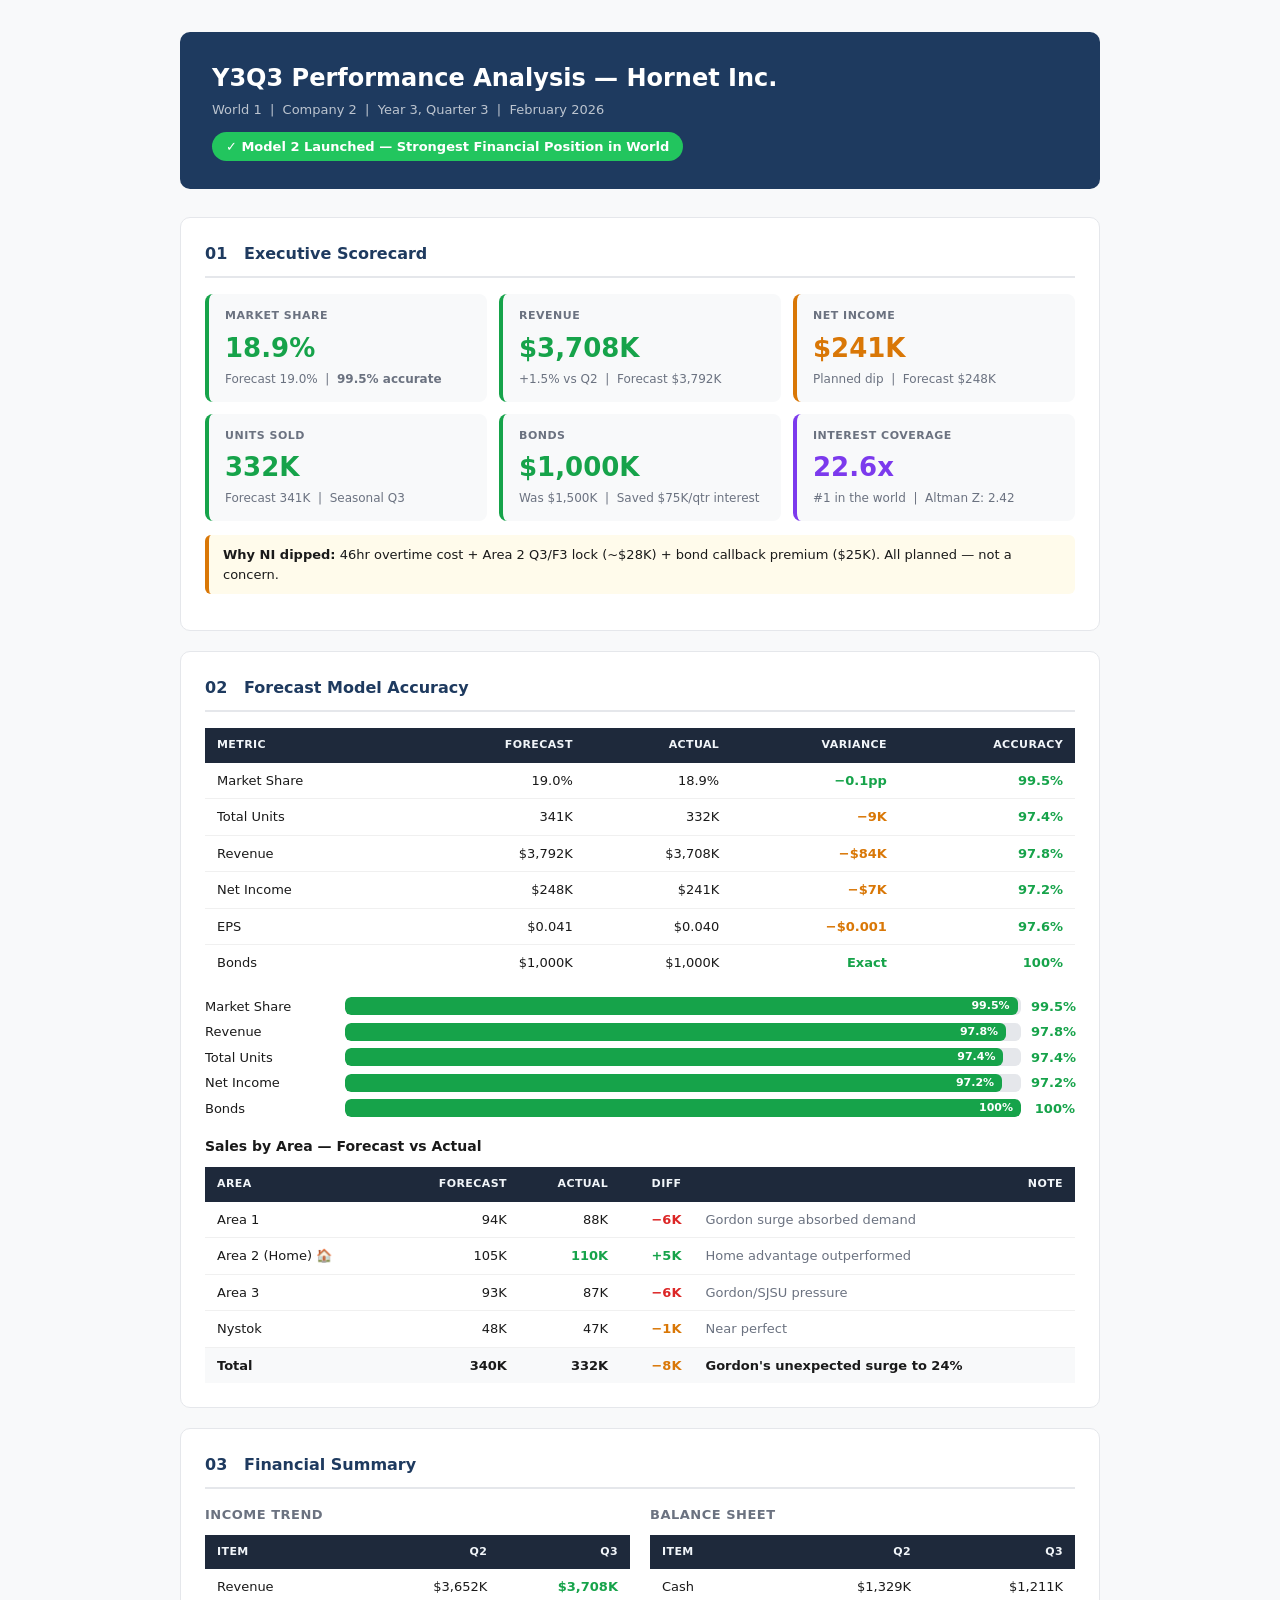
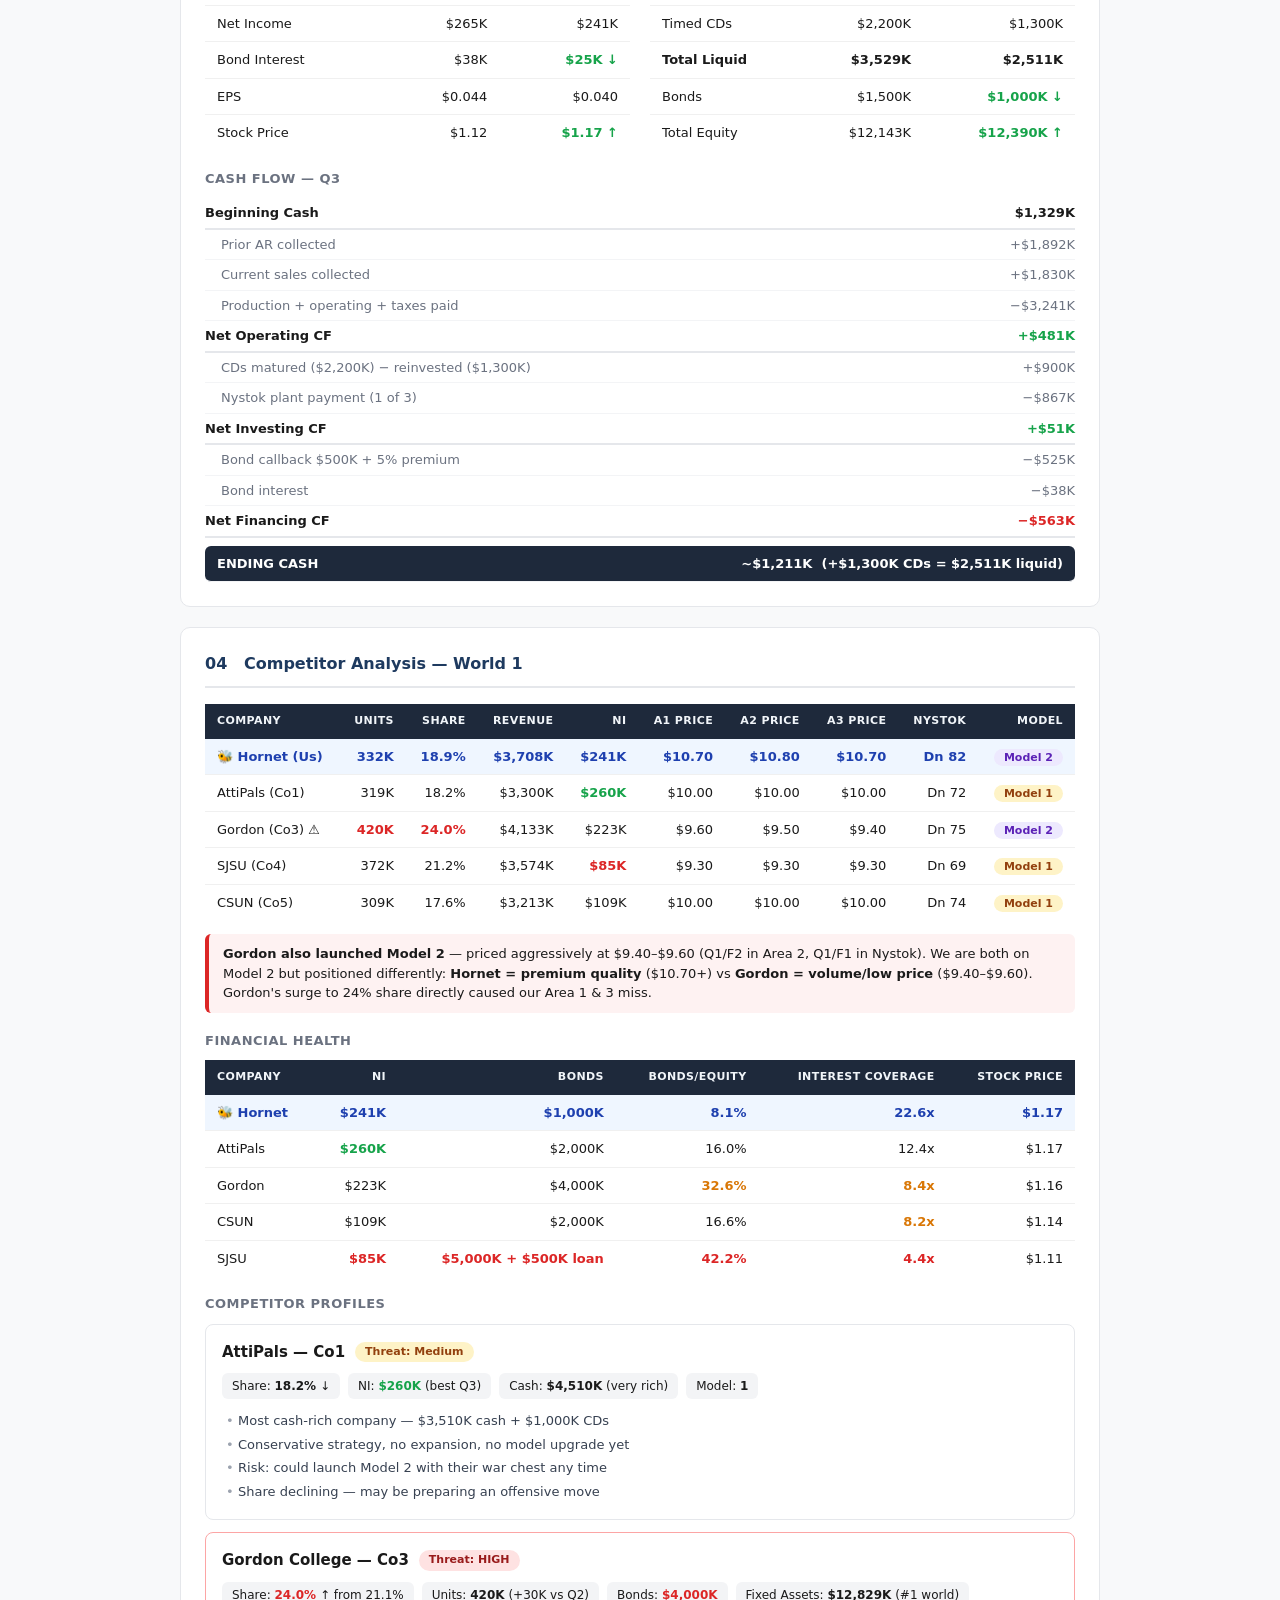
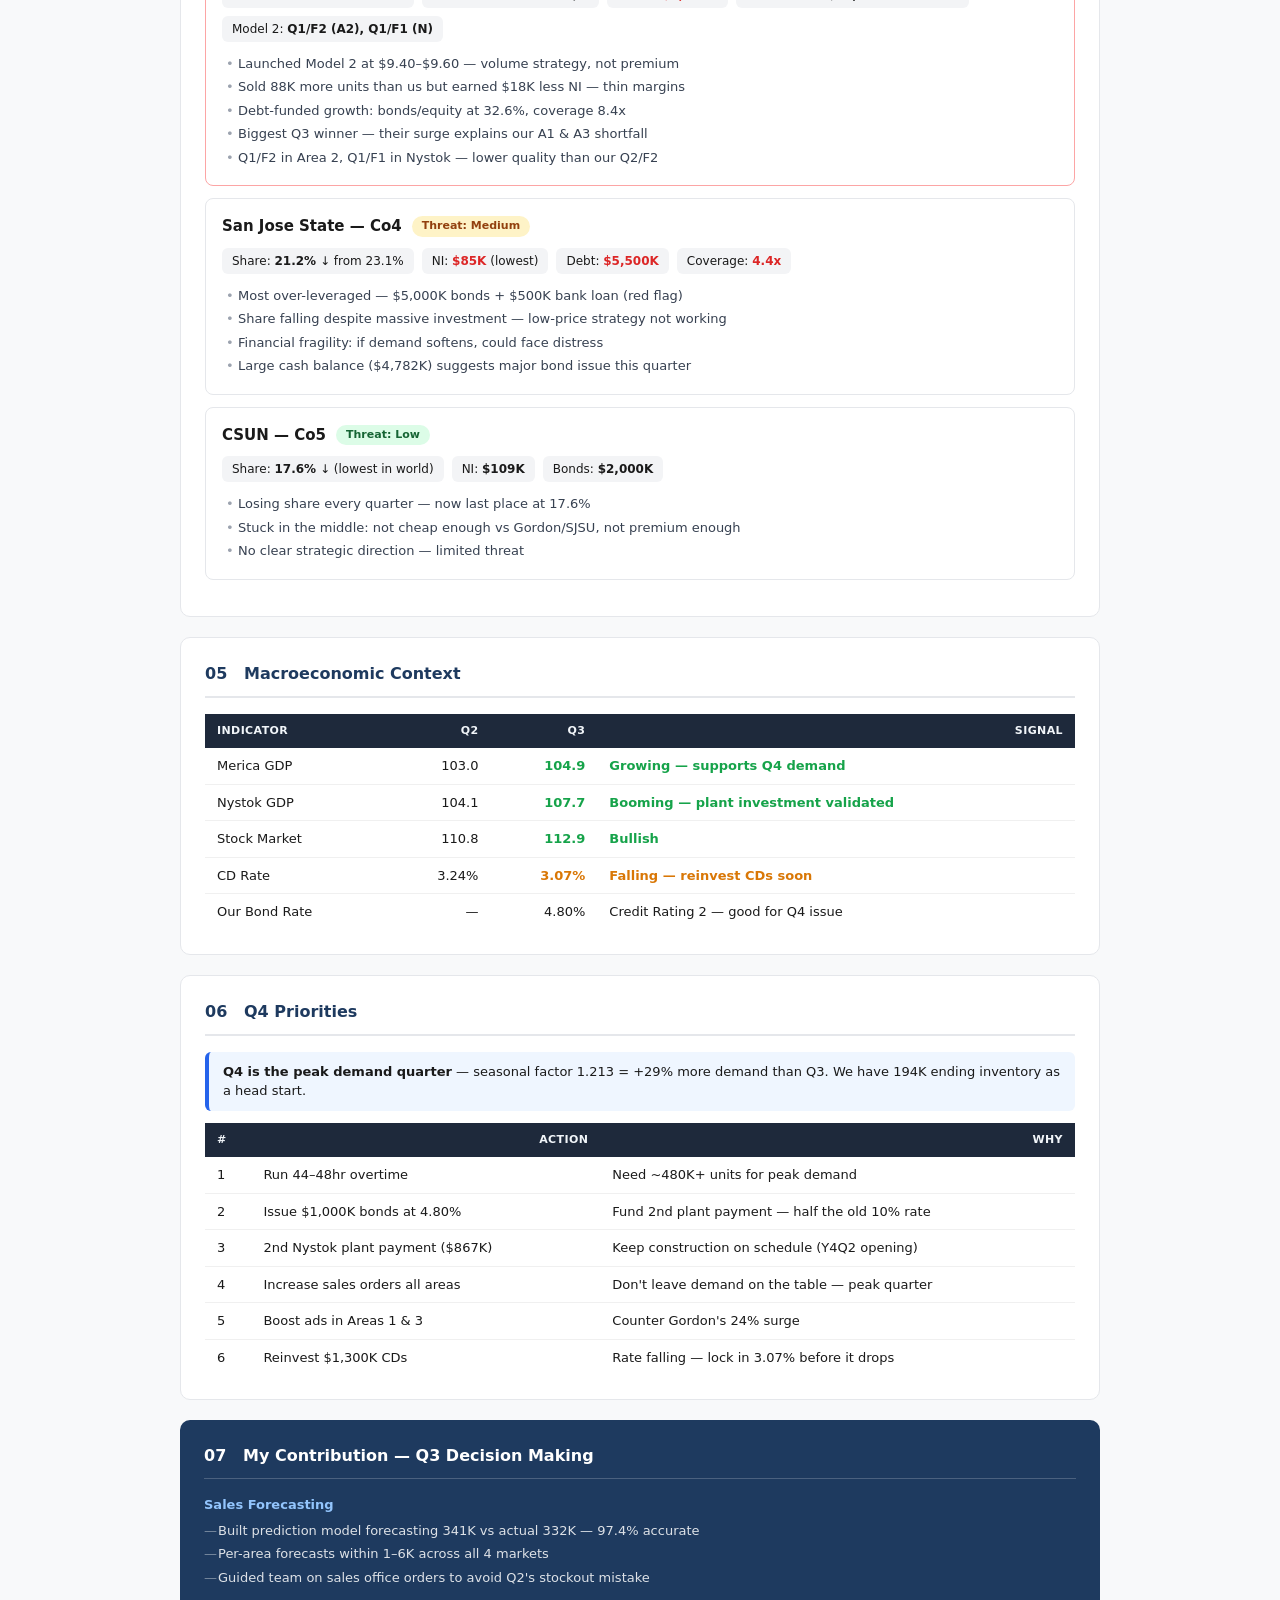
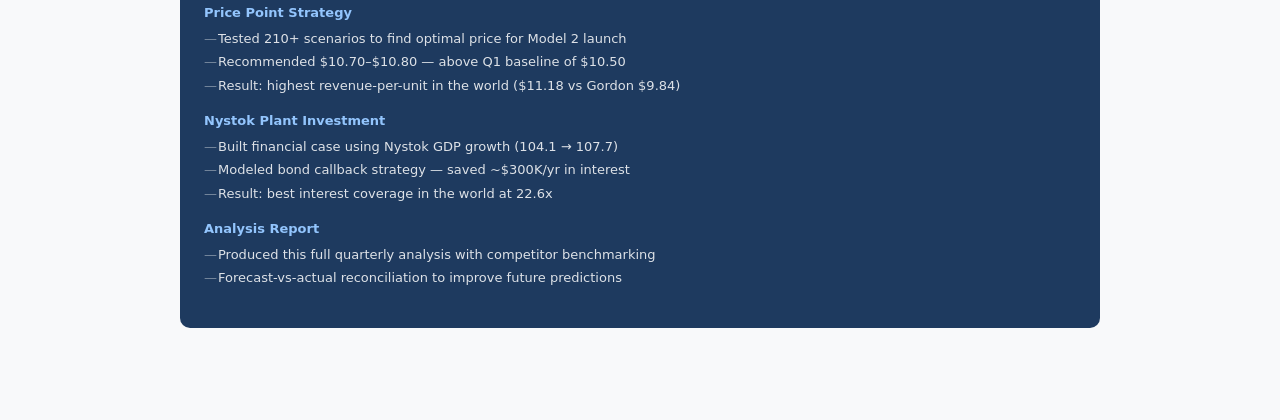
<file: ICBSC Project/Q3_FY2026_Analysis_Report.html>
<!DOCTYPE html>
<html lang="en">
<head>
<meta charset="UTF-8">
<meta name="viewport" content="width=device-width, initial-scale=1.0">
<title>Y3Q3 Analysis Report — Hornet Inc.</title>
<style>
  * { margin: 0; padding: 0; box-sizing: border-box; }
  body { font-family: 'Segoe UI', system-ui, sans-serif; background: #f8f9fa; color: #1a1a1a; font-size: 14px; line-height: 1.5; }
  .page { max-width: 960px; margin: 32px auto; padding: 0 20px 60px; }

  /* Header */
  .header { background: #1e3a5f; color: white; border-radius: 10px; padding: 28px 32px; margin-bottom: 28px; }
  .header h1 { font-size: 24px; font-weight: 800; }
  .header .meta { font-size: 13px; opacity: 0.7; margin-top: 4px; }
  .verdict { display: inline-block; background: #22c55e; color: white; font-size: 13px; font-weight: 700; padding: 5px 14px; border-radius: 20px; margin-top: 12px; }

  /* Sections */
  .section { background: white; border-radius: 10px; padding: 24px; margin-bottom: 20px; border: 1px solid #e5e7eb; }
  .section h2 { font-size: 16px; font-weight: 700; color: #1e3a5f; border-bottom: 2px solid #e5e7eb; padding-bottom: 10px; margin-bottom: 16px; }

  /* KPI Cards */
  .kpi-grid { display: grid; grid-template-columns: repeat(3, 1fr); gap: 12px; }
  .kpi { background: #f8f9fa; border-radius: 8px; padding: 14px 16px; border-left: 4px solid #2563eb; }
  .kpi.green { border-color: #16a34a; }
  .kpi.amber { border-color: #d97706; }
  .kpi.purple { border-color: #7c3aed; }
  .kpi-label { font-size: 11px; color: #6b7280; text-transform: uppercase; letter-spacing: 0.5px; font-weight: 600; }
  .kpi-value { font-size: 26px; font-weight: 800; margin: 4px 0 2px; }
  .kpi-sub { font-size: 12px; color: #6b7280; }

  /* Tables */
  table { width: 100%; border-collapse: collapse; font-size: 13px; }
  th { background: #1e293b; color: #f1f5f9; padding: 9px 12px; text-align: right; font-size: 11px; text-transform: uppercase; letter-spacing: 0.4px; }
  th:first-child { text-align: left; }
  td { padding: 8px 12px; text-align: right; border-bottom: 1px solid #f0f0f0; }
  td:first-child { text-align: left; }
  tr:last-child td { border-bottom: none; }
  .us { background: #eff6ff; font-weight: 700; }
  .us td { color: #1e40af; }
  .total { background: #f8f9fa; font-weight: 700; }
  .g { color: #16a34a; font-weight: 700; }
  .r { color: #dc2626; font-weight: 700; }
  .a { color: #d97706; font-weight: 700; }

  /* Accuracy bars */
  .bar-row { display: flex; align-items: center; gap: 10px; margin: 6px 0; font-size: 13px; }
  .bar-label { width: 130px; flex-shrink: 0; }
  .bar-track { flex: 1; background: #e5e7eb; border-radius: 6px; height: 18px; overflow: hidden; }
  .bar-fill { height: 100%; background: #16a34a; border-radius: 6px; display: flex; align-items: center; justify-content: flex-end; padding-right: 8px; font-size: 11px; font-weight: 700; color: white; }
  .bar-pct { width: 44px; text-align: right; font-weight: 700; color: #16a34a; }

  /* Callout boxes */
  .note { padding: 10px 14px; border-radius: 6px; margin: 12px 0; font-size: 13px; border-left: 4px solid; }
  .note-g { background: #f0fdf4; border-color: #16a34a; }
  .note-a { background: #fffbeb; border-color: #d97706; }
  .note-r { background: #fef2f2; border-color: #dc2626; }
  .note-b { background: #eff6ff; border-color: #2563eb; }
  .note b { font-weight: 700; }

  /* Competitor cards */
  .comp { border: 1px solid #e5e7eb; border-radius: 8px; padding: 16px; margin-bottom: 12px; }
  .comp-head { display: flex; align-items: center; gap: 10px; margin-bottom: 10px; }
  .comp-head h3 { font-size: 15px; font-weight: 700; }
  .badge { font-size: 11px; font-weight: 700; padding: 2px 10px; border-radius: 20px; }
  .b-red { background: #fee2e2; color: #991b1b; }
  .b-amber { background: #fef3c7; color: #92400e; }
  .b-green { background: #dcfce7; color: #166534; }
  .b-purple { background: #ede9fe; color: #5b21b6; }
  .comp-stats { display: flex; flex-wrap: wrap; gap: 8px; margin-bottom: 10px; }
  .stat-pill { background: #f3f4f6; border-radius: 6px; padding: 4px 10px; font-size: 12px; }
  .stat-pill span { font-weight: 700; }
  .bullets { list-style: none; padding: 0; }
  .bullets li { font-size: 13px; color: #374151; padding: 2px 0 2px 16px; position: relative; }
  .bullets li::before { content: "•"; position: absolute; left: 4px; color: #9ca3af; }

  /* Contribution */
  .contrib { background: #1e3a5f; color: white; border-radius: 10px; padding: 24px; }
  .contrib h2 { font-size: 16px; font-weight: 700; border-bottom: 1px solid rgba(255,255,255,0.2); padding-bottom: 10px; margin-bottom: 16px; color: white; }
  .contrib-item { margin-bottom: 14px; }
  .contrib-item h4 { font-size: 13px; font-weight: 700; color: #93c5fd; margin-bottom: 4px; }
  .contrib-item ul { list-style: none; padding: 0; }
  .contrib-item ul li { font-size: 13px; opacity: 0.85; padding: 2px 0 2px 14px; position: relative; }
  .contrib-item ul li::before { content: "—"; position: absolute; left: 0; opacity: 0.5; }

  /* Cash flow */
  .cf-item { display: flex; justify-content: space-between; padding: 5px 0; font-size: 13px; border-bottom: 1px solid #f3f4f6; }
  .cf-item.indent { padding-left: 16px; color: #6b7280; }
  .cf-item.bold { font-weight: 700; border-bottom: 2px solid #e5e7eb; }
  .cf-item.total { font-weight: 800; background: #1e293b; color: white; padding: 8px 12px; border-radius: 6px; margin-top: 8px; }

  @media (max-width: 640px) { .kpi-grid { grid-template-columns: repeat(2,1fr); } }
</style>
</head>
<body>
<div class="page">

<!-- HEADER -->
<div class="header">
  <h1>Y3Q3 Performance Analysis — Hornet Inc.</h1>
  <div class="meta">World 1 &nbsp;|&nbsp; Company 2 &nbsp;|&nbsp; Year 3, Quarter 3 &nbsp;|&nbsp; February 2026</div>
  <div class="verdict">&#10003; Model 2 Launched — Strongest Financial Position in World</div>
</div>


<!-- 1. SCORECARD -->
<div class="section">
  <h2>01 &nbsp; Executive Scorecard</h2>
  <div class="kpi-grid">
    <div class="kpi green">
      <div class="kpi-label">Market Share</div>
      <div class="kpi-value" style="color:#16a34a">18.9%</div>
      <div class="kpi-sub">Forecast 19.0% &nbsp;|&nbsp; <b>99.5% accurate</b></div>
    </div>
    <div class="kpi green">
      <div class="kpi-label">Revenue</div>
      <div class="kpi-value" style="color:#16a34a">$3,708K</div>
      <div class="kpi-sub">+1.5% vs Q2 &nbsp;|&nbsp; Forecast $3,792K</div>
    </div>
    <div class="kpi amber">
      <div class="kpi-label">Net Income</div>
      <div class="kpi-value" style="color:#d97706">$241K</div>
      <div class="kpi-sub">Planned dip &nbsp;|&nbsp; Forecast $248K</div>
    </div>
    <div class="kpi green">
      <div class="kpi-label">Units Sold</div>
      <div class="kpi-value" style="color:#16a34a">332K</div>
      <div class="kpi-sub">Forecast 341K &nbsp;|&nbsp; Seasonal Q3</div>
    </div>
    <div class="kpi green">
      <div class="kpi-label">Bonds</div>
      <div class="kpi-value" style="color:#16a34a">$1,000K</div>
      <div class="kpi-sub">Was $1,500K &nbsp;|&nbsp; Saved $75K/qtr interest</div>
    </div>
    <div class="kpi purple">
      <div class="kpi-label">Interest Coverage</div>
      <div class="kpi-value" style="color:#7c3aed">22.6x</div>
      <div class="kpi-sub">#1 in the world &nbsp;|&nbsp; Altman Z: 2.42</div>
    </div>
  </div>
  <div class="note note-a" style="margin-top:14px;">
    <b>Why NI dipped:</b> 46hr overtime cost + Area 2 Q3/F3 lock (~$28K) + bond callback premium ($25K). All planned — not a concern.
  </div>
</div>


<!-- 2. FORECAST ACCURACY -->
<div class="section">
  <h2>02 &nbsp; Forecast Model Accuracy</h2>

  <table>
    <thead>
      <tr><th>Metric</th><th>Forecast</th><th>Actual</th><th>Variance</th><th>Accuracy</th></tr>
    </thead>
    <tbody>
      <tr><td>Market Share</td><td>19.0%</td><td>18.9%</td><td class="g">−0.1pp</td><td class="g">99.5%</td></tr>
      <tr><td>Total Units</td><td>341K</td><td>332K</td><td class="a">−9K</td><td class="g">97.4%</td></tr>
      <tr><td>Revenue</td><td>$3,792K</td><td>$3,708K</td><td class="a">−$84K</td><td class="g">97.8%</td></tr>
      <tr><td>Net Income</td><td>$248K</td><td>$241K</td><td class="a">−$7K</td><td class="g">97.2%</td></tr>
      <tr><td>EPS</td><td>$0.041</td><td>$0.040</td><td class="a">−$0.001</td><td class="g">97.6%</td></tr>
      <tr><td>Bonds</td><td>$1,000K</td><td>$1,000K</td><td class="g">Exact</td><td class="g">100%</td></tr>
    </tbody>
  </table>

  <div style="margin-top:16px;">
    <div class="bar-row"><div class="bar-label">Market Share</div><div class="bar-track"><div class="bar-fill" style="width:99.5%">99.5%</div></div><div class="bar-pct">99.5%</div></div>
    <div class="bar-row"><div class="bar-label">Revenue</div><div class="bar-track"><div class="bar-fill" style="width:97.8%">97.8%</div></div><div class="bar-pct">97.8%</div></div>
    <div class="bar-row"><div class="bar-label">Total Units</div><div class="bar-track"><div class="bar-fill" style="width:97.4%">97.4%</div></div><div class="bar-pct">97.4%</div></div>
    <div class="bar-row"><div class="bar-label">Net Income</div><div class="bar-track"><div class="bar-fill" style="width:97.2%">97.2%</div></div><div class="bar-pct">97.2%</div></div>
    <div class="bar-row"><div class="bar-label">Bonds</div><div class="bar-track"><div class="bar-fill" style="width:100%">100%</div></div><div class="bar-pct">100%</div></div>
  </div>

  <h3 style="font-size:14px;font-weight:700;margin:18px 0 10px;">Sales by Area — Forecast vs Actual</h3>
  <table>
    <thead>
      <tr><th>Area</th><th>Forecast</th><th>Actual</th><th>Diff</th><th>Note</th></tr>
    </thead>
    <tbody>
      <tr><td>Area 1</td><td>94K</td><td>88K</td><td class="r">−6K</td><td style="text-align:left;color:#6b7280">Gordon surge absorbed demand</td></tr>
      <tr><td>Area 2 (Home) &#127968;</td><td>105K</td><td class="g">110K</td><td class="g">+5K</td><td style="text-align:left;color:#6b7280">Home advantage outperformed</td></tr>
      <tr><td>Area 3</td><td>93K</td><td>87K</td><td class="r">−6K</td><td style="text-align:left;color:#6b7280">Gordon/SJSU pressure</td></tr>
      <tr><td>Nystok</td><td>48K</td><td>47K</td><td class="a">−1K</td><td style="text-align:left;color:#6b7280">Near perfect</td></tr>
      <tr class="total"><td>Total</td><td>340K</td><td>332K</td><td class="a">−8K</td><td style="text-align:left">Gordon's unexpected surge to 24%</td></tr>
    </tbody>
  </table>
</div>


<!-- 3. FINANCIALS -->
<div class="section">
  <h2>03 &nbsp; Financial Summary</h2>

  <div style="display:grid;grid-template-columns:1fr 1fr;gap:20px;">
    <div>
      <h3 style="font-size:13px;font-weight:700;margin-bottom:10px;color:#6b7280;text-transform:uppercase;letter-spacing:0.5px;">Income Trend</h3>
      <table>
        <thead><tr><th>Item</th><th>Q2</th><th>Q3</th></tr></thead>
        <tbody>
          <tr><td>Revenue</td><td>$3,652K</td><td class="g">$3,708K</td></tr>
          <tr><td>Net Income</td><td>$265K</td><td>$241K</td></tr>
          <tr><td>Bond Interest</td><td>$38K</td><td class="g">$25K ↓</td></tr>
          <tr><td>EPS</td><td>$0.044</td><td>$0.040</td></tr>
          <tr><td>Stock Price</td><td>$1.12</td><td class="g">$1.17 ↑</td></tr>
        </tbody>
      </table>
    </div>
    <div>
      <h3 style="font-size:13px;font-weight:700;margin-bottom:10px;color:#6b7280;text-transform:uppercase;letter-spacing:0.5px;">Balance Sheet</h3>
      <table>
        <thead><tr><th>Item</th><th>Q2</th><th>Q3</th></tr></thead>
        <tbody>
          <tr><td>Cash</td><td>$1,329K</td><td>$1,211K</td></tr>
          <tr><td>Timed CDs</td><td>$2,200K</td><td>$1,300K</td></tr>
          <tr><td><b>Total Liquid</b></td><td><b>$3,529K</b></td><td><b>$2,511K</b></td></tr>
          <tr><td>Bonds</td><td>$1,500K</td><td class="g">$1,000K ↓</td></tr>
          <tr><td>Total Equity</td><td>$12,143K</td><td class="g">$12,390K ↑</td></tr>
        </tbody>
      </table>
    </div>
  </div>

  <h3 style="font-size:13px;font-weight:700;margin:18px 0 10px;color:#6b7280;text-transform:uppercase;letter-spacing:0.5px;">Cash Flow — Q3</h3>
  <div class="cf-item bold"><span>Beginning Cash</span><span>$1,329K</span></div>
  <div class="cf-item indent"><span>Prior AR collected</span><span>+$1,892K</span></div>
  <div class="cf-item indent"><span>Current sales collected</span><span>+$1,830K</span></div>
  <div class="cf-item indent"><span>Production + operating + taxes paid</span><span>−$3,241K</span></div>
  <div class="cf-item bold"><span>Net Operating CF</span><span style="color:#16a34a">+$481K</span></div>
  <div class="cf-item indent"><span>CDs matured ($2,200K) − reinvested ($1,300K)</span><span>+$900K</span></div>
  <div class="cf-item indent"><span>Nystok plant payment (1 of 3)</span><span>−$867K</span></div>
  <div class="cf-item bold"><span>Net Investing CF</span><span style="color:#16a34a">+$51K</span></div>
  <div class="cf-item indent"><span>Bond callback $500K + 5% premium</span><span>−$525K</span></div>
  <div class="cf-item indent"><span>Bond interest</span><span>−$38K</span></div>
  <div class="cf-item bold"><span>Net Financing CF</span><span style="color:#dc2626">−$563K</span></div>
  <div class="cf-item total"><span>ENDING CASH</span><span>~$1,211K &nbsp;(+$1,300K CDs = $2,511K liquid)</span></div>
</div>


<!-- 4. COMPETITORS -->
<div class="section">
  <h2>04 &nbsp; Competitor Analysis — World 1</h2>

  <table>
    <thead>
      <tr><th>Company</th><th>Units</th><th>Share</th><th>Revenue</th><th>NI</th><th>A1 Price</th><th>A2 Price</th><th>A3 Price</th><th>Nystok</th><th>Model</th></tr>
    </thead>
    <tbody>
      <tr class="us">
        <td>&#x1F41D; Hornet (Us)</td><td>332K</td><td>18.9%</td><td>$3,708K</td><td>$241K</td>
        <td>$10.70</td><td>$10.80</td><td>$10.70</td><td>Dn 82</td><td><span class="badge b-purple">Model 2</span></td>
      </tr>
      <tr>
        <td>AttiPals (Co1)</td><td>319K</td><td>18.2%</td><td>$3,300K</td><td class="g">$260K</td>
        <td>$10.00</td><td>$10.00</td><td>$10.00</td><td>Dn 72</td><td><span class="badge b-amber">Model 1</span></td>
      </tr>
      <tr>
        <td>Gordon (Co3) ⚠️</td><td class="r">420K</td><td class="r">24.0%</td><td>$4,133K</td><td>$223K</td>
        <td>$9.60</td><td>$9.50</td><td>$9.40</td><td>Dn 75</td><td><span class="badge b-purple">Model 2</span></td>
      </tr>
      <tr>
        <td>SJSU (Co4)</td><td>372K</td><td>21.2%</td><td>$3,574K</td><td class="r">$85K</td>
        <td>$9.30</td><td>$9.30</td><td>$9.30</td><td>Dn 69</td><td><span class="badge b-amber">Model 1</span></td>
      </tr>
      <tr>
        <td>CSUN (Co5)</td><td>309K</td><td>17.6%</td><td>$3,213K</td><td>$109K</td>
        <td>$10.00</td><td>$10.00</td><td>$10.00</td><td>Dn 74</td><td><span class="badge b-amber">Model 1</span></td>
      </tr>
    </tbody>
  </table>

  <div class="note note-r" style="margin-top:14px;">
    <b>Gordon also launched Model 2</b> — priced aggressively at $9.40–$9.60 (Q1/F2 in Area 2, Q1/F1 in Nystok). We are both on Model 2 but positioned differently: <b>Hornet = premium quality</b> ($10.70+) vs <b>Gordon = volume/low price</b> ($9.40–$9.60). Gordon's surge to 24% share directly caused our Area 1 &amp; 3 miss.
  </div>

  <h3 style="font-size:13px;font-weight:700;margin:18px 0 10px;color:#6b7280;text-transform:uppercase;letter-spacing:0.5px;">Financial Health</h3>
  <table>
    <thead><tr><th>Company</th><th>NI</th><th>Bonds</th><th>Bonds/Equity</th><th>Interest Coverage</th><th>Stock Price</th></tr></thead>
    <tbody>
      <tr class="us"><td>&#x1F41D; Hornet</td><td>$241K</td><td>$1,000K</td><td class="g">8.1%</td><td class="g">22.6x</td><td>$1.17</td></tr>
      <tr><td>AttiPals</td><td class="g">$260K</td><td>$2,000K</td><td>16.0%</td><td>12.4x</td><td>$1.17</td></tr>
      <tr><td>Gordon</td><td>$223K</td><td>$4,000K</td><td class="a">32.6%</td><td class="a">8.4x</td><td>$1.16</td></tr>
      <tr><td>CSUN</td><td>$109K</td><td>$2,000K</td><td>16.6%</td><td class="a">8.2x</td><td>$1.14</td></tr>
      <tr><td>SJSU</td><td class="r">$85K</td><td class="r">$5,000K + $500K loan</td><td class="r">42.2%</td><td class="r">4.4x</td><td>$1.11</td></tr>
    </tbody>
  </table>

  <h3 style="font-size:13px;font-weight:700;margin:18px 0 10px;color:#6b7280;text-transform:uppercase;letter-spacing:0.5px;">Competitor Profiles</h3>

  <div class="comp">
    <div class="comp-head">
      <h3>AttiPals — Co1</h3><span class="badge b-amber">Threat: Medium</span>
    </div>
    <div class="comp-stats">
      <div class="stat-pill">Share: <span>18.2%</span> ↓</div>
      <div class="stat-pill">NI: <span style="color:#16a34a">$260K</span> (best Q3)</div>
      <div class="stat-pill">Cash: <span>$4,510K</span> (very rich)</div>
      <div class="stat-pill">Model: <span>1</span></div>
    </div>
    <ul class="bullets">
      <li>Most cash-rich company — $3,510K cash + $1,000K CDs</li>
      <li>Conservative strategy, no expansion, no model upgrade yet</li>
      <li>Risk: could launch Model 2 with their war chest any time</li>
      <li>Share declining — may be preparing an offensive move</li>
    </ul>
  </div>

  <div class="comp" style="border-color:#fca5a5;">
    <div class="comp-head">
      <h3>Gordon College — Co3</h3><span class="badge b-red">Threat: HIGH</span>
    </div>
    <div class="comp-stats">
      <div class="stat-pill">Share: <span style="color:#dc2626">24.0%</span> ↑ from 21.1%</div>
      <div class="stat-pill">Units: <span>420K</span> (+30K vs Q2)</div>
      <div class="stat-pill">Bonds: <span style="color:#dc2626">$4,000K</span></div>
      <div class="stat-pill">Fixed Assets: <span>$12,829K</span> (#1 world)</div>
      <div class="stat-pill">Model 2: <span>Q1/F2 (A2), Q1/F1 (N)</span></div>
    </div>
    <ul class="bullets">
      <li>Launched Model 2 at $9.40–$9.60 — volume strategy, not premium</li>
      <li>Sold 88K more units than us but earned $18K less NI — thin margins</li>
      <li>Debt-funded growth: bonds/equity at 32.6%, coverage 8.4x</li>
      <li>Biggest Q3 winner — their surge explains our A1 &amp; A3 shortfall</li>
      <li>Q1/F2 in Area 2, Q1/F1 in Nystok — lower quality than our Q2/F2</li>
    </ul>
  </div>

  <div class="comp">
    <div class="comp-head">
      <h3>San Jose State — Co4</h3><span class="badge b-amber">Threat: Medium</span>
    </div>
    <div class="comp-stats">
      <div class="stat-pill">Share: <span>21.2%</span> ↓ from 23.1%</div>
      <div class="stat-pill">NI: <span style="color:#dc2626">$85K</span> (lowest)</div>
      <div class="stat-pill">Debt: <span style="color:#dc2626">$5,500K</span></div>
      <div class="stat-pill">Coverage: <span style="color:#dc2626">4.4x</span></div>
    </div>
    <ul class="bullets">
      <li>Most over-leveraged — $5,000K bonds + $500K bank loan (red flag)</li>
      <li>Share falling despite massive investment — low-price strategy not working</li>
      <li>Financial fragility: if demand softens, could face distress</li>
      <li>Large cash balance ($4,782K) suggests major bond issue this quarter</li>
    </ul>
  </div>

  <div class="comp">
    <div class="comp-head">
      <h3>CSUN — Co5</h3><span class="badge b-green">Threat: Low</span>
    </div>
    <div class="comp-stats">
      <div class="stat-pill">Share: <span>17.6%</span> ↓ (lowest in world)</div>
      <div class="stat-pill">NI: <span>$109K</span></div>
      <div class="stat-pill">Bonds: <span>$2,000K</span></div>
    </div>
    <ul class="bullets">
      <li>Losing share every quarter — now last place at 17.6%</li>
      <li>Stuck in the middle: not cheap enough vs Gordon/SJSU, not premium enough</li>
      <li>No clear strategic direction — limited threat</li>
    </ul>
  </div>
</div>


<!-- 5. MACRO -->
<div class="section">
  <h2>05 &nbsp; Macroeconomic Context</h2>
  <table>
    <thead><tr><th>Indicator</th><th>Q2</th><th>Q3</th><th>Signal</th></tr></thead>
    <tbody>
      <tr><td>Merica GDP</td><td>103.0</td><td class="g">104.9</td><td style="text-align:left" class="g">Growing — supports Q4 demand</td></tr>
      <tr><td>Nystok GDP</td><td>104.1</td><td class="g">107.7</td><td style="text-align:left" class="g">Booming — plant investment validated</td></tr>
      <tr><td>Stock Market</td><td>110.8</td><td class="g">112.9</td><td style="text-align:left" class="g">Bullish</td></tr>
      <tr><td>CD Rate</td><td>3.24%</td><td class="a">3.07%</td><td style="text-align:left" class="a">Falling — reinvest CDs soon</td></tr>
      <tr><td>Our Bond Rate</td><td>—</td><td>4.80%</td><td style="text-align:left">Credit Rating 2 — good for Q4 issue</td></tr>
    </tbody>
  </table>
</div>


<!-- 6. Q4 PRIORITIES -->
<div class="section">
  <h2>06 &nbsp; Q4 Priorities</h2>
  <div class="note note-b"><b>Q4 is the peak demand quarter</b> — seasonal factor 1.213 = +29% more demand than Q3. We have 194K ending inventory as a head start.</div>
  <table style="margin-top:12px;">
    <thead><tr><th>#</th><th>Action</th><th>Why</th></tr></thead>
    <tbody>
      <tr><td style="text-align:left">1</td><td style="text-align:left">Run 44–48hr overtime</td><td style="text-align:left">Need ~480K+ units for peak demand</td></tr>
      <tr><td style="text-align:left">2</td><td style="text-align:left">Issue $1,000K bonds at 4.80%</td><td style="text-align:left">Fund 2nd plant payment — half the old 10% rate</td></tr>
      <tr><td style="text-align:left">3</td><td style="text-align:left">2nd Nystok plant payment ($867K)</td><td style="text-align:left">Keep construction on schedule (Y4Q2 opening)</td></tr>
      <tr><td style="text-align:left">4</td><td style="text-align:left">Increase sales orders all areas</td><td style="text-align:left">Don't leave demand on the table — peak quarter</td></tr>
      <tr><td style="text-align:left">5</td><td style="text-align:left">Boost ads in Areas 1 &amp; 3</td><td style="text-align:left">Counter Gordon's 24% surge</td></tr>
      <tr><td style="text-align:left">6</td><td style="text-align:left">Reinvest $1,300K CDs</td><td style="text-align:left">Rate falling — lock in 3.07% before it drops</td></tr>
    </tbody>
  </table>
</div>


<!-- 7. MY CONTRIBUTION -->
<div class="contrib">
  <h2>07 &nbsp; My Contribution — Q3 Decision Making</h2>

  <div class="contrib-item">
    <h4>Sales Forecasting</h4>
    <ul>
      <li>Built prediction model forecasting 341K vs actual 332K — 97.4% accurate</li>
      <li>Per-area forecasts within 1–6K across all 4 markets</li>
      <li>Guided team on sales office orders to avoid Q2's stockout mistake</li>
    </ul>
  </div>

  <div class="contrib-item">
    <h4>Price Point Strategy</h4>
    <ul>
      <li>Tested 210+ scenarios to find optimal price for Model 2 launch</li>
      <li>Recommended $10.70–$10.80 — above Q1 baseline of $10.50</li>
      <li>Result: highest revenue-per-unit in the world ($11.18 vs Gordon $9.84)</li>
    </ul>
  </div>

  <div class="contrib-item">
    <h4>Nystok Plant Investment</h4>
    <ul>
      <li>Built financial case using Nystok GDP growth (104.1 → 107.7)</li>
      <li>Modeled bond callback strategy — saved ~$300K/yr in interest</li>
      <li>Result: best interest coverage in the world at 22.6x</li>
    </ul>
  </div>

  <div class="contrib-item">
    <h4>Analysis Report</h4>
    <ul>
      <li>Produced this full quarterly analysis with competitor benchmarking</li>
      <li>Forecast-vs-actual reconciliation to improve future predictions</li>
    </ul>
  </div>
</div>

</div>
</body>
</html>
</file>
<file: styles.css>
/* Reset and Base Styles */
* {
    margin: 0;
    padding: 0;
    box-sizing: border-box;
}

:root {
    /* Sophisticated Burgundy & Neutral Palette */
    --primary-color: #610C27;        /* Deep Burgundy / Wine Red */
    --secondary-color: #AC9C8D;      /* Warm Taupe / Greige */
    --accent-color: #E3C1B4;         /* Soft Blush / Nude Pink */
    --black: #050505;                /* Black / Near Black */
    --light-bg: #EFECE9;             /* Off-White / Cream */
    --card-bg: #FFFFFF;              /* Pure white */
    --sage: #DDD9CE;                 /* Light Sage / Warm Gray */
    --text-dark: #050505;            /* Near black */
    --text-medium: #610C27;          /* Burgundy for emphasis */
    --text-light: #AC9C8D;           /* Warm taupe */

    /* Fonts */
    --font-primary: 'DM Sans', sans-serif;
    --font-heading: 'Playfair Display', Georgia, serif;

    /* Spacing */
    --spacing-xs: 0.5rem;
    --spacing-sm: 1rem;
    --spacing-md: 2rem;
    --spacing-lg: 3rem;
    --spacing-xl: 4rem;
}

body {
    font-family: var(--font-primary);
    color: var(--text-dark);
    line-height: 1.6;
    background-color: var(--white);
}

.container {
    max-width: 1200px;
    margin: 0 auto;
    padding: 0 var(--spacing-md);
}

/* Navigation */
.navbar {
    background-color: var(--card-bg);
    padding: var(--spacing-sm) 0;
    position: sticky;
    top: 0;
    z-index: 100;
    box-shadow: 0 2px 10px rgba(0, 0, 0, 0.1);
    border-bottom: 3px solid var(--primary-color);
}

.navbar .container {
    display: flex;
    justify-content: space-between;
    align-items: center;
}

.nav-brand {
    font-size: 1.5rem;
    font-weight: 700;
    font-family: var(--font-heading);
    color: var(--text-dark);
}

.nav-menu {
    display: flex;
    list-style: none;
    gap: var(--spacing-md);
}

.nav-link {
    text-decoration: none;
    color: var(--text-medium);
    font-weight: 400;
    transition: all 0.3s ease;
    position: relative;
}

.nav-link:hover {
    color: var(--primary-color);
}

.nav-link::after {
    content: '';
    position: absolute;
    bottom: -5px;
    left: 0;
    width: 0;
    height: 2px;
    background-color: var(--primary-color);
    transition: width 0.3s ease;
}

.nav-link:hover::after {
    width: 100%;
}

/* Hero Section */
.hero {
    padding: var(--spacing-xl) 0;
    background: linear-gradient(135deg, var(--primary-color) 0%, var(--black) 100%);
    min-height: 90vh;
    display: flex;
    align-items: center;
    position: relative;
    overflow: hidden;
}

.hero::before {
    content: '';
    position: absolute;
    top: 0;
    left: 0;
    right: 0;
    bottom: 0;
    background: linear-gradient(135deg, rgba(97, 12, 39, 0.95) 0%, rgba(5, 5, 5, 0.95) 100%);
    z-index: 0;
}

.hero .container {
    position: relative;
    z-index: 1;
}

.hero-content {
    display: grid;
    grid-template-columns: 1.2fr 1fr;
    gap: var(--spacing-lg);
    align-items: center;
}

.hero-title {
    font-size: 3.5rem;
    font-weight: 700;
    font-family: var(--font-heading);
    color: white;
    margin-bottom: var(--spacing-sm);
    text-shadow: 2px 2px 4px rgba(0, 0, 0, 0.2);
}

.highlight {
    color: var(--accent-color);
    text-shadow: 0 0 20px rgba(227, 193, 180, 0.6);
}

.hero-subtitle {
    font-size: 1.5rem;
    color: rgba(255, 255, 255, 0.95);
    margin-bottom: var(--spacing-md);
    font-weight: 400;
}

.hero-description {
    font-size: 1.1rem;
    color: rgba(255, 255, 255, 0.9);
    margin-bottom: var(--spacing-md);
    line-height: 1.8;
}

.hero-buttons {
    display: flex;
    gap: var(--spacing-sm);
}

.hero-image img {
    width: 100%;
    max-width: 400px;
    border-radius: 20px;
    box-shadow: 0 20px 60px rgba(0, 0, 0, 0.4);
    object-fit: cover;
    border: 4px solid white;
}

/* Buttons */
.btn {
    padding: 0.875rem 2rem;
    border-radius: 30px;
    text-decoration: none;
    font-weight: 500;
    transition: all 0.3s ease;
    display: inline-block;
    border: none;
    cursor: pointer;
    font-size: 1rem;
}

.btn-primary {
    background: linear-gradient(135deg, var(--primary-color), var(--accent-color));
    color: white;
    box-shadow: 0 5px 20px rgba(255, 181, 216, 0.4);
    font-weight: 600;
}

.btn-primary:hover {
    transform: translateY(-3px);
    box-shadow: 0 10px 30px rgba(255, 181, 216, 0.6);
    background: linear-gradient(135deg, var(--accent-color), var(--primary-color));
}

.btn-secondary {
    background-color: rgba(255, 255, 255, 0.95);
    color: var(--primary-color);
    border: 3px solid var(--primary-color);
    font-weight: 700;
    box-shadow: 0 5px 20px rgba(255, 181, 216, 0.3);
}

.btn-secondary:hover {
    background-color: var(--primary-color);
    color: white;
    transform: translateY(-3px);
    border-color: var(--primary-color);
    box-shadow: 0 8px 30px rgba(255, 181, 216, 0.5);
}

.btn-project {
    background: linear-gradient(135deg, var(--secondary-color), var(--accent-color));
    color: var(--text-dark);
    padding: 0.625rem 1.5rem;
    font-size: 0.95rem;
    font-weight: 600;
}

.btn-project:hover {
    transform: translateX(5px);
    box-shadow: 0 5px 20px rgba(181, 216, 255, 0.5);
    background: var(--primary-color);
    color: white;
}

/* Section Styles */
section {
    padding: var(--spacing-xl) 0;
}

.section-title {
    font-size: 2.5rem;
    font-family: var(--font-heading);
    text-align: center;
    margin-bottom: var(--spacing-sm);
    color: var(--text-dark);
    font-weight: 600;
}

.section-subtitle {
    text-align: center;
    color: var(--text-medium);
    font-size: 1.1rem;
    margin-bottom: var(--spacing-lg);
}

/* About Section */
.about {
    background-color: var(--light-bg);
}

.about-content {
    max-width: 1000px;
    margin: 0 auto;
}

.about-text {
    margin-bottom: var(--spacing-lg);
}

.about-text p {
    margin-bottom: var(--spacing-sm);
    font-size: 1.1rem;
    color: var(--text-medium);
    line-height: 1.8;
}

.skills-section h3 {
    font-size: 1.8rem;
    margin-bottom: var(--spacing-md);
    color: var(--text-dark);
}

.skills-grid {
    display: grid;
    grid-template-columns: repeat(auto-fit, minmax(250px, 1fr));
    gap: var(--spacing-md);
}

.skill-card {
    background: var(--card-bg);
    padding: var(--spacing-md);
    border-radius: 15px;
    box-shadow: 0 5px 20px rgba(97, 12, 39, 0.1);
    transition: all 0.3s ease;
    border-left: 5px solid var(--primary-color);
}

.skill-card:hover {
    transform: translateY(-8px);
    box-shadow: 0 15px 40px rgba(97, 12, 39, 0.25);
    border-left-color: var(--accent-color);
    background: linear-gradient(to right, var(--card-bg), var(--light-bg));
}

.skill-card h4 {
    color: var(--primary-color);
    margin-bottom: var(--spacing-xs);
    font-size: 1.3rem;
    font-weight: 600;
}

.skill-card p {
    color: #3a3a3a;
    font-size: 0.95rem;
    font-weight: 500;
}

/* Projects Section */
.projects {
    background-color: var(--card-bg);
}

.projects-grid {
    display: grid;
    gap: var(--spacing-lg);
    margin-top: var(--spacing-lg);
}

.project-card {
    background: linear-gradient(135deg, var(--sage), var(--light-bg));
    border-radius: 20px;
    overflow: hidden;
    box-shadow: 0 10px 30px rgba(97, 12, 39, 0.15);
    transition: all 0.3s ease;
    display: grid;
    grid-template-columns: 1fr 1.5fr;
    gap: var(--spacing-md);
    border: 2px solid var(--accent-color);
}

.project-card:nth-child(even) {
    background: linear-gradient(135deg, var(--light-bg), var(--accent-color));
    grid-template-columns: 1.5fr 1fr;
}

.project-card:nth-child(even) .project-image {
    order: 2;
}

.project-card:hover {
    transform: translateY(-8px);
    box-shadow: 0 20px 50px rgba(97, 12, 39, 0.3);
    border-color: var(--primary-color);
    background: linear-gradient(135deg, var(--accent-color), var(--sage));
}

.project-image {
    background-color: var(--white);
    display: flex;
    align-items: center;
    justify-content: center;
    padding: var(--spacing-md);
}

.project-image img {
    width: 100%;
    height: 100%;
    object-fit: cover;
    border-radius: 10px;
}

.project-content {
    padding: var(--spacing-md);
    display: flex;
    flex-direction: column;
    justify-content: center;
}

.project-content h3 {
    font-size: 1.6rem;
    font-family: var(--font-heading);
    color: var(--text-dark);
    margin-bottom: var(--spacing-xs);
}

.project-type {
    color: var(--primary-color);
    font-weight: 600;
    margin-bottom: var(--spacing-sm);
    font-size: 0.95rem;
    text-transform: uppercase;
    letter-spacing: 1px;
}

.project-description {
    color: var(--text-dark);
    margin-bottom: var(--spacing-md);
    line-height: 1.7;
}

.project-tech {
    display: flex;
    flex-wrap: wrap;
    gap: var(--spacing-xs);
    margin-bottom: var(--spacing-md);
}

.tech-tag {
    background: var(--primary-color);
    padding: 0.4rem 1rem;
    border-radius: 20px;
    font-size: 0.85rem;
    color: white;
    font-weight: 600;
    transition: all 0.3s ease;
}

.tech-tag:hover {
    background: var(--black);
    transform: translateY(-2px);
}

/* Experience Section */
.experience {
    background-color: var(--light-bg);
}

.timeline {
    max-width: 900px;
    margin: 0 auto;
    position: relative;
}

.timeline::before {
    content: '';
    position: absolute;
    left: 50%;
    transform: translateX(-50%);
    width: 3px;
    height: 100%;
    background: linear-gradient(180deg, var(--primary-color), var(--black));
    box-shadow: 0 0 10px rgba(97, 12, 39, 0.3);
}

.timeline-item {
    display: grid;
    grid-template-columns: 1fr 1fr;
    gap: var(--spacing-lg);
    margin-bottom: var(--spacing-lg);
    position: relative;
}

.timeline-item::before {
    content: '';
    position: absolute;
    left: 50%;
    top: 0;
    transform: translateX(-50%);
    width: 18px;
    height: 18px;
    background: var(--primary-color);
    border-radius: 50%;
    border: 4px solid var(--accent-color);
    box-shadow: 0 0 15px rgba(97, 12, 39, 0.5);
    z-index: 1;
}

.timeline-date {
    text-align: right;
    padding-right: var(--spacing-md);
    font-weight: 500;
    color: var(--primary-color);
}

.timeline-content {
    background-color: white;
    padding: var(--spacing-md);
    border-radius: 15px;
    box-shadow: 0 5px 20px rgba(97, 12, 39, 0.1);
    border-left: 5px solid var(--primary-color);
    transition: all 0.3s ease;
}

.timeline-content:hover {
    box-shadow: 0 10px 30px rgba(97, 12, 39, 0.25);
    transform: translateX(5px);
    border-left-color: var(--accent-color);
}

.timeline-content h3 {
    font-family: var(--font-heading);
    color: var(--text-dark);
    margin-bottom: 0.25rem;
    font-size: 1.3rem;
}

.timeline-content h4 {
    color: var(--text-light);
    margin-bottom: var(--spacing-sm);
    font-weight: 400;
    font-size: 1rem;
}

.timeline-content ul {
    list-style: none;
    padding-left: 0;
}

.timeline-content li {
    color: var(--text-dark);
    margin-bottom: var(--spacing-xs);
    padding-left: 1.5rem;
    position: relative;
}

.timeline-content li::before {
    content: '→';
    position: absolute;
    left: 0;
    color: var(--primary-color);
    font-weight: bold;
}

/* Resume Section */
.resume {
    background-color: var(--card-bg);
}

.resume-download {
    text-align: center;
    margin: var(--spacing-lg) 0;
}

.resume-summary {
    max-width: 900px;
    margin: 0 auto;
    display: grid;
    gap: var(--spacing-lg);
}

.resume-section {
    background: linear-gradient(135deg, var(--light-bg), var(--sage));
    padding: var(--spacing-md);
    border-radius: 15px;
    border: 3px solid var(--primary-color);
}

.resume-section h3 {
    color: var(--text-dark);
    font-size: 1.6rem;
    margin-bottom: var(--spacing-md);
}

.resume-item h4 {
    color: var(--text-dark);
    font-size: 1.2rem;
    margin-bottom: 0.5rem;
}

.resume-location {
    color: var(--text-medium);
    font-weight: 500;
    margin-bottom: 0.25rem;
}

.resume-detail {
    color: var(--text-medium);
    margin-bottom: 0.25rem;
}

.resume-date {
    color: var(--primary-color);
    font-weight: 500;
}

.achievements-list {
    list-style: none;
    padding-left: 0;
}

.achievements-list li {
    color: var(--text-medium);
    margin-bottom: var(--spacing-sm);
    padding-left: 2rem;
    position: relative;
    line-height: 1.6;
}

.achievements-list li::before {
    content: '✓';
    position: absolute;
    left: 0;
    color: var(--primary-color);
    font-weight: bold;
    font-size: 1.2rem;
}

/* Contact Section */
.contact {
    background: linear-gradient(135deg, var(--light-pink) 0%, var(--light-blue) 100%);
}

.contact-content-centered {
    max-width: 900px;
    margin: 0 auto;
}

.contact-info-grid {
    display: grid;
    grid-template-columns: repeat(auto-fit, minmax(200px, 1fr));
    gap: var(--spacing-lg);
    margin-top: var(--spacing-lg);
}

.contact-item {
    background-color: var(--white);
    padding: var(--spacing-md);
    border-radius: 15px;
    box-shadow: 0 5px 20px rgba(255, 181, 216, 0.2);
    text-align: center;
    transition: transform 0.3s ease, box-shadow 0.3s ease;
}

.contact-item:hover {
    transform: translateY(-5px);
    box-shadow: 0 10px 30px rgba(255, 181, 216, 0.3);
}

.contact-item h3 {
    color: var(--primary-color);
    font-size: 1.1rem;
    margin-bottom: 0.5rem;
    font-weight: 600;
}

.contact-item a,
.contact-item p {
    color: var(--text-medium);
    text-decoration: none;
    transition: color 0.3s ease;
    font-size: 1rem;
}

.contact-item a:hover {
    color: var(--primary-color);
}

/* Footer */
.footer {
    background-color: var(--black);
    padding: var(--spacing-md) 0;
    text-align: center;
    border-top: 5px solid var(--primary-color);
}

.footer p {
    color: var(--accent-color);
    margin-bottom: 0.5rem;
}

/* Responsive Design */
@media (max-width: 968px) {
    .hero-content {
        grid-template-columns: 1fr;
        text-align: center;
    }

    .hero-image {
        order: -1;
    }

    .hero-image img {
        max-width: 300px;
        margin: 0 auto;
    }

    .hero-buttons {
        justify-content: center;
    }

    .project-card,
    .project-card:nth-child(even) {
        grid-template-columns: 1fr;
    }

    .project-card:nth-child(even) .project-image {
        order: 0;
    }

    .timeline::before {
        left: 0;
    }

    .timeline-item {
        grid-template-columns: 1fr;
    }

    .timeline-item::before {
        left: 0;
    }

    .timeline-date {
        text-align: left;
        padding-right: 0;
        padding-bottom: var(--spacing-xs);
    }

    .contact-content {
        grid-template-columns: 1fr;
    }
}

@media (max-width: 768px) {
    .nav-menu {
        flex-direction: column;
        gap: var(--spacing-sm);
    }

    .hero-title {
        font-size: 2.5rem;
    }

    .hero-subtitle {
        font-size: 1.2rem;
    }

    .section-title {
        font-size: 2rem;
    }

    .skills-grid {
        grid-template-columns: 1fr;
    }
}

/* Smooth Scrolling */
html {
    scroll-behavior: smooth;
}

/* Selection Color */
::selection {
    background-color: var(--primary-color);
    color: white;
}

/* Animations */
@keyframes fadeInUp {
    from {
        opacity: 0;
        transform: translateY(30px);
    }
    to {
        opacity: 1;
        transform: translateY(0);
    }
}

section {
    animation: fadeInUp 0.6s ease-out;
}
</file>
<file: project-details.css>
/* Project Detail Page Styles */

.project-hero {
    background: linear-gradient(135deg, var(--light-pink) 0%, var(--light-blue) 50%, var(--cream) 100%);
    padding: var(--spacing-xl) 0 var(--spacing-lg) 0;
    margin-top: 60px;
}

.back-link {
    display: inline-block;
    color: var(--text-medium);
    text-decoration: none;
    margin-bottom: var(--spacing-md);
    transition: all 0.3s ease;
    font-weight: 500;
}

.back-link:hover {
    color: var(--primary-color);
    transform: translateX(-5px);
}

.project-hero-title {
    font-size: 3.5rem;
    color: var(--text-dark);
    margin-bottom: var(--spacing-sm);
    font-weight: 700;
    line-height: 1.2;
}

.project-hero-subtitle {
    font-size: 1.4rem;
    color: var(--text-medium);
    margin-bottom: var(--spacing-md);
    font-weight: 300;
}

.project-meta {
    display: flex;
    flex-wrap: wrap;
    gap: var(--spacing-md);
    margin-top: var(--spacing-md);
}

.meta-item {
    background-color: var(--white);
    padding: 0.625rem 1.25rem;
    border-radius: 25px;
    color: var(--text-medium);
    font-weight: 500;
    font-size: 0.95rem;
    box-shadow: 0 3px 10px rgba(255, 181, 216, 0.15);
}

/* Project Section */
.project-section {
    padding: var(--spacing-xl) 0;
}

.project-section:nth-child(even) {
    background-color: var(--cream);
}

/* Overview Grid */
.overview-grid {
    display: grid;
    grid-template-columns: repeat(auto-fit, minmax(300px, 1fr));
    gap: var(--spacing-md);
    margin-top: var(--spacing-lg);
}

.overview-card {
    background-color: var(--white);
    padding: var(--spacing-md);
    border-radius: 15px;
    box-shadow: 0 5px 20px rgba(255, 181, 216, 0.15);
    transition: transform 0.3s ease;
}

.overview-card:hover {
    transform: translateY(-5px);
    box-shadow: 0 10px 30px rgba(255, 181, 216, 0.25);
}

.overview-card h3 {
    color: var(--primary-color);
    font-size: 1.5rem;
    margin-bottom: var(--spacing-sm);
}

.overview-card p {
    color: var(--text-medium);
    line-height: 1.8;
}

/* Highlights Section */
.highlights-section {
    background: linear-gradient(135deg, var(--light-blue) 0%, var(--light-pink) 100%);
}

.highlights-grid {
    display: grid;
    grid-template-columns: repeat(auto-fit, minmax(200px, 1fr));
    gap: var(--spacing-md);
    margin-top: var(--spacing-lg);
}

.highlight-card {
    background-color: var(--white);
    padding: var(--spacing-lg);
    border-radius: 15px;
    text-align: center;
    box-shadow: 0 5px 20px rgba(181, 216, 255, 0.2);
    transition: transform 0.3s ease;
}

.highlight-card:hover {
    transform: scale(1.05);
}

.highlight-number {
    font-size: 3rem;
    font-weight: 700;
    background: linear-gradient(135deg, var(--primary-color), var(--accent-color));
    -webkit-background-clip: text;
    -webkit-text-fill-color: transparent;
    background-clip: text;
    margin-bottom: 0.5rem;
}

.highlight-label {
    color: var(--text-medium);
    font-size: 1rem;
    font-weight: 500;
}

/* Role Content */
.role-content {
    max-width: 1000px;
    margin: 0 auto;
}

.role-description {
    text-align: center;
    margin-bottom: var(--spacing-lg);
}

.role-description p {
    font-size: 1.1rem;
    color: var(--text-medium);
    line-height: 1.8;
}

.contributions-grid {
    display: grid;
    grid-template-columns: repeat(auto-fit, minmax(280px, 1fr));
    gap: var(--spacing-md);
}

.contribution-item {
    background-color: var(--light-pink);
    padding: var(--spacing-md);
    border-radius: 15px;
}

.contribution-item h3 {
    color: var(--text-dark);
    font-size: 1.3rem;
    margin-bottom: var(--spacing-sm);
}

.contribution-item ul {
    list-style: none;
    padding: 0;
}

.contribution-item li {
    color: var(--text-medium);
    margin-bottom: var(--spacing-xs);
    padding-left: 1.5rem;
    position: relative;
    line-height: 1.6;
}

.contribution-item li::before {
    content: '✓';
    position: absolute;
    left: 0;
    color: var(--primary-color);
    font-weight: bold;
}

/* Technical Architecture */
.tech-section {
    background-color: var(--white);
}

.tech-architecture {
    max-width: 700px;
    margin: 0 auto var(--spacing-lg) auto;
    display: flex;
    flex-direction: column;
    gap: 1rem;
}

.arch-layer {
    background: linear-gradient(135deg, var(--light-pink), var(--light-blue));
    padding: var(--spacing-md);
    border-radius: 15px;
    text-align: center;
    position: relative;
}

.arch-layer::after {
    content: '↓';
    position: absolute;
    bottom: -25px;
    left: 50%;
    transform: translateX(-50%);
    font-size: 1.5rem;
    color: var(--primary-color);
}

.arch-layer:last-child::after {
    display: none;
}

.arch-layer h3 {
    color: var(--text-dark);
    font-size: 1.3rem;
    margin-bottom: 0.5rem;
}

.arch-layer p {
    color: var(--text-medium);
    font-size: 0.95rem;
}

.tech-stack {
    text-align: center;
    margin-top: var(--spacing-xl);
}

.tech-stack h3 {
    font-size: 1.8rem;
    color: var(--text-dark);
    margin-bottom: var(--spacing-md);
}

.tech-tags-grid {
    display: flex;
    flex-wrap: wrap;
    justify-content: center;
    gap: var(--spacing-sm);
    max-width: 800px;
    margin: 0 auto;
}

.tech-tag-large {
    background-color: var(--light-pink);
    padding: 0.75rem 1.5rem;
    border-radius: 25px;
    font-size: 1rem;
    color: var(--text-dark);
    font-weight: 500;
    box-shadow: 0 3px 10px rgba(255, 181, 216, 0.2);
    transition: all 0.3s ease;
}

.tech-tag-large:hover {
    transform: translateY(-3px);
    box-shadow: 0 5px 15px rgba(255, 181, 216, 0.3);
}

/* Process Timeline */
.process-section {
    background-color: var(--cream);
}

.process-timeline {
    max-width: 800px;
    margin: var(--spacing-lg) auto 0;
}

.process-step {
    display: flex;
    gap: var(--spacing-md);
    margin-bottom: var(--spacing-lg);
    position: relative;
}

.process-step::before {
    content: '';
    position: absolute;
    left: 25px;
    top: 60px;
    bottom: -30px;
    width: 2px;
    background: linear-gradient(180deg, var(--primary-color), var(--secondary-color));
}

.process-step:last-child::before {
    display: none;
}

.step-number {
    flex-shrink: 0;
    width: 50px;
    height: 50px;
    background: linear-gradient(135deg, var(--primary-color), var(--accent-color));
    color: white;
    border-radius: 50%;
    display: flex;
    align-items: center;
    justify-content: center;
    font-size: 1.3rem;
    font-weight: 700;
    box-shadow: 0 5px 15px rgba(255, 181, 216, 0.3);
}

.step-content {
    background-color: var(--white);
    padding: var(--spacing-md);
    border-radius: 15px;
    flex-grow: 1;
    box-shadow: 0 5px 15px rgba(255, 181, 216, 0.15);
}

.step-content h3 {
    color: var(--text-dark);
    font-size: 1.3rem;
    margin-bottom: 0.5rem;
}

.step-content p {
    color: var(--text-medium);
    line-height: 1.7;
}

/* Results Section */
.results-section {
    background-color: var(--white);
}

.results-grid {
    display: grid;
    grid-template-columns: repeat(auto-fit, minmax(280px, 1fr));
    gap: var(--spacing-md);
    margin-top: var(--spacing-lg);
}

.result-card {
    background: linear-gradient(135deg, var(--light-pink), var(--light-blue));
    padding: var(--spacing-md);
    border-radius: 15px;
    box-shadow: 0 5px 20px rgba(255, 181, 216, 0.15);
}

.result-card h3 {
    color: var(--text-dark);
    font-size: 1.4rem;
    margin-bottom: var(--spacing-sm);
}

.result-card ul {
    list-style: none;
    padding: 0;
}

.result-card li {
    color: var(--text-medium);
    margin-bottom: var(--spacing-xs);
    padding-left: 1.5rem;
    position: relative;
    line-height: 1.6;
}

.result-card li::before {
    content: '→';
    position: absolute;
    left: 0;
    color: var(--primary-color);
    font-weight: bold;
}

/* Lessons Section */
.lessons-section {
    background-color: var(--cream);
}

.lessons-content {
    display: grid;
    grid-template-columns: repeat(auto-fit, minmax(280px, 1fr));
    gap: var(--spacing-md);
    margin-top: var(--spacing-lg);
}

.lesson-item {
    background-color: var(--white);
    padding: var(--spacing-md);
    border-radius: 15px;
    box-shadow: 0 5px 15px rgba(255, 181, 216, 0.15);
    transition: transform 0.3s ease;
}

.lesson-item:hover {
    transform: translateY(-5px);
}

.lesson-item h3 {
    color: var(--primary-color);
    font-size: 1.3rem;
    margin-bottom: var(--spacing-sm);
}

.lesson-item p {
    color: var(--text-medium);
    line-height: 1.7;
}

/* CTA Section */
.project-cta {
    background: linear-gradient(135deg, var(--light-pink) 0%, var(--light-blue) 100%);
    padding: var(--spacing-xl) 0;
    text-align: center;
}

.project-cta h2 {
    font-size: 2.5rem;
    color: var(--text-dark);
    margin-bottom: var(--spacing-sm);
}

.project-cta p {
    font-size: 1.2rem;
    color: var(--text-medium);
    margin-bottom: var(--spacing-md);
}

.cta-buttons {
    display: flex;
    gap: var(--spacing-sm);
    justify-content: center;
}

/* Responsive Design for Project Pages */
@media (max-width: 768px) {
    .project-hero-title {
        font-size: 2.5rem;
    }

    .project-hero-subtitle {
        font-size: 1.1rem;
    }

    .project-meta {
        flex-direction: column;
        gap: var(--spacing-xs);
    }

    .overview-grid,
    .highlights-grid,
    .contributions-grid,
    .results-grid,
    .lessons-content {
        grid-template-columns: 1fr;
    }

    .process-step {
        flex-direction: column;
    }

    .process-step::before {
        left: 25px;
        top: 60px;
    }

    .cta-buttons {
        flex-direction: column;
        align-items: center;
    }

    .tech-architecture {
        margin-bottom: var(--spacing-lg);
    }

    .arch-layer::after {
        bottom: -20px;
        font-size: 1.2rem;
    }
}
</file>
